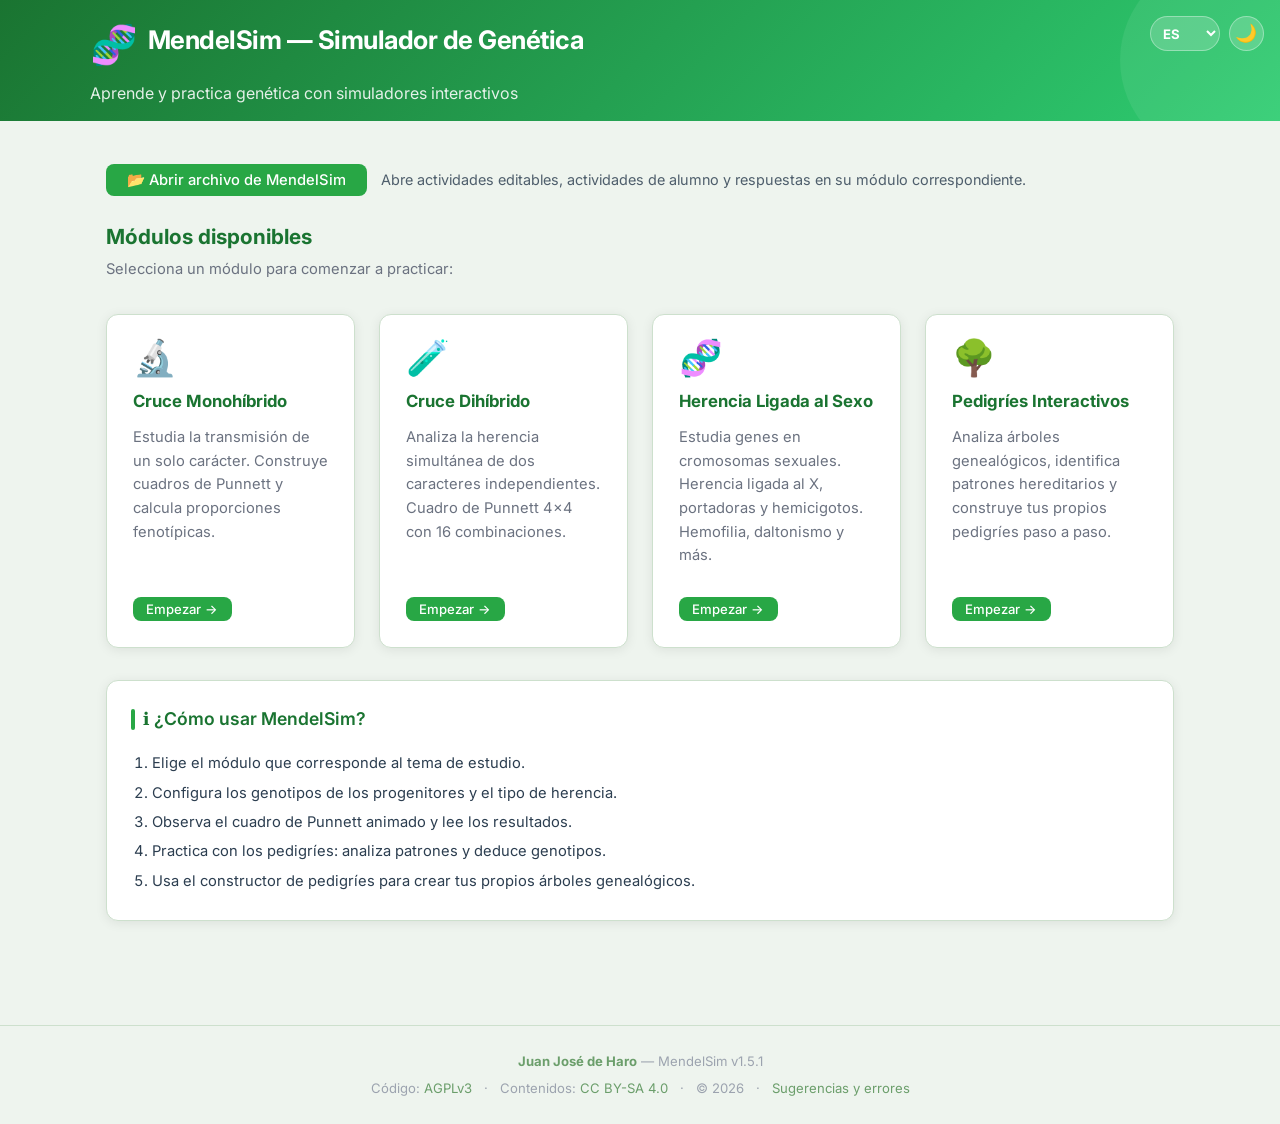
<file: index.html>
<!DOCTYPE html>
<html lang="es">
<head>
  <meta charset="UTF-8">
  <meta name="viewport" content="width=device-width, initial-scale=1.0">
  <title>MendelSim — Simulador de Genética</title>
  <link rel="icon" type="image/svg+xml" href="favicon.svg">
  <link rel="stylesheet" href="css/style.css">
  <script src="js/darkmode.js"></script>
  <style>
    .hero-subtitle {
      font-size: 1.1rem;
      opacity: 0.9;
      max-width: 600px;
    }
    .module-card .module-icon { line-height: 1; }
    .modules-section h2 {
      font-size: 1.3rem;
      font-weight: 700;
      color: var(--primary);
      margin-bottom: 0.3rem;
    }
    .modules-section p {
      font-size: 0.92rem;
      color: #6b7280;
      margin-bottom: 0.5rem;
    }
    .quick-open {
      margin: 1.2rem 0 1.5rem;
      display: flex;
      align-items: center;
      gap: 0.9rem;
      flex-wrap: wrap;
    }
    .quick-open p {
      margin: 0;
      font-size: 0.9rem;
      color: var(--text);
      opacity: 0.82;
    }
  </style>
</head>
<body>

<header class="header">
  <div class="header-content">
    <span class="logo">🧬</span>
    <h1>MendelSim — Simulador de Genética</h1>
    <p class="hero-subtitle">Aprende y practica genética con simuladores interactivos</p>
  </div>
  <div class="header-controls">
    <label class="language-control" for="languageSelect">
      <span id="languageLabel" class="sr-only">Idioma</span>
      <select id="languageSelect" aria-label="Idioma">
        <option value="es">ES</option>
        <option value="ca">CA</option>
        <option value="en">EN</option>
      </select>
    </label>
    <button id="darkToggle" class="dark-toggle" title="Modo oscuro">🌙</button>
  </div>
</header>

<div class="container">

  <div class="quick-open">
    <button class="btn btn-primary" id="homeJsonFileButton" type="button" onclick="document.getElementById('homeJsonFile').click()">📂 Abrir archivo de MendelSim</button>
    <input type="file" id="homeJsonFile" accept=".json,application/json" style="display:none;" onchange="MendelSimJsonLauncher.openFileFromHome(event)">
    <p>Abre actividades editables, actividades de alumno y respuestas en su módulo correspondiente.</p>
  </div>

  <div class="modules-section">
    <h2>Módulos disponibles</h2>
    <p>Selecciona un módulo para comenzar a practicar:</p>

    <div class="module-grid">

      <!-- Monohíbrido -->
      <a class="module-card" href="modulos/monohibrido.html">
        <div class="module-icon">🔬</div>
        <h3>Cruce Monohíbrido</h3>
        <p>Estudia la transmisión de un solo carácter. Construye cuadros de Punnett y calcula proporciones fenotípicas.</p>
        <div class="card-footer">
          <span class="btn btn-primary btn-sm">Empezar →</span>
        </div>
      </a>

      <!-- Dihíbrido -->
      <a class="module-card" href="modulos/dihibrido.html">
        <div class="module-icon">🧪</div>
        <h3>Cruce Dihíbrido</h3>
        <p>Analiza la herencia simultánea de dos caracteres independientes. Cuadro de Punnett 4×4 con 16 combinaciones.</p>
        <div class="card-footer">
          <span class="btn btn-primary btn-sm">Empezar →</span>
        </div>
      </a>

      <!-- Ligado al sexo -->
      <a class="module-card" href="modulos/ligado-sexo.html">
        <div class="module-icon">🧬</div>
        <h3>Herencia Ligada al Sexo</h3>
        <p>Estudia genes en cromosomas sexuales. Herencia ligada al X, portadoras y hemicigotos. Hemofilia, daltonismo y más.</p>
        <div class="card-footer">
          <span class="btn btn-primary btn-sm">Empezar →</span>
        </div>
      </a>

      <!-- Pedigríes -->
      <a class="module-card" href="modulos/pedigri.html">
        <div class="module-icon">🌳</div>
        <h3>Pedigríes Interactivos</h3>
        <p>Analiza árboles genealógicos, identifica patrones hereditarios y construye tus propios pedigríes paso a paso.</p>
        <div class="card-footer">
          <span class="btn btn-primary btn-sm">Empezar →</span>
        </div>
      </a>

    </div>
  </div>

  <div class="card">
    <div class="card-title">ℹ️ ¿Cómo usar MendelSim?</div>
    <ol style="padding-left:1.3rem; font-size:0.92rem; line-height:2;">
      <li>Elige el módulo que corresponde al tema de estudio.</li>
      <li>Configura los genotipos de los progenitores y el tipo de herencia.</li>
      <li>Observa el cuadro de Punnett animado y lee los resultados.</li>
      <li>Practica con los pedigríes: analiza patrones y deduce genotipos.</li>
      <li>Usa el constructor de pedigríes para crear tus propios árboles genealógicos.</li>
    </ol>
  </div>

</div>

<footer>
  <div>
    <strong><a href="https://bilateria.org" target="_blank" rel="noopener">Juan José de Haro</a></strong> &mdash; MendelSim v1.5.1
  </div>
  <div style="margin-top:0.3rem">
    Código: <a href="https://www.gnu.org/licenses/agpl-3.0.html" target="_blank" rel="noopener">AGPLv3</a>
    &nbsp;&nbsp;·&nbsp;&nbsp;
    Contenidos: <a href="https://creativecommons.org/licenses/by-sa/4.0/" target="_blank" rel="noopener">CC BY-SA 4.0</a>
    &nbsp;&nbsp;·&nbsp;&nbsp;
    &copy; 2026
    &nbsp;&nbsp;·&nbsp;&nbsp;
    <a href="https://github.com/mendelsim/mendelsim.github.io/issues" target="_blank" rel="noopener">Sugerencias y errores</a>
  </div>
</footer>

<script src="js/i18n.js"></script>
<script src="js/json-launcher.js"></script>
<script src="js/button-tooltips.js"></script>
<script>
const INDEX_CA = {
  pageTitle: 'MendelSim — Simulador de genètica',
  heading: 'MendelSim — Simulador de genètica',
  subtitle: 'Aprèn i practica genètica amb simuladors interactius',
  modulesTitle: 'Mòduls disponibles',
  modulesIntro: 'Selecciona un mòdul per començar a practicar:',
  quickOpenButton: '📂 Obrir fitxer de MendelSim',
  quickOpenHint: 'Obre activitats editables, activitats d’alumne i respostes en el mòdul corresponent.',
  modules: [
    {
      title: 'Encreuament monohíbrid',
      description: 'Estudia la transmissió d’un sol caràcter. Construeix quadres de Punnett i calcula proporcions fenotípiques.',
    },
    {
      title: 'Encreuament dihíbrid',
      description: 'Analitza l’herència simultània de dos caràcters independents. Quadre de Punnett 4×4 amb 16 combinacions.',
    },
    {
      title: 'Herència lligada al sexe',
      description: 'Estudia gens en cromosomes sexuals. Herència lligada a l’X, portadores i hemizigots. Hemofília, daltonisme i més.',
    },
    {
      title: 'Pedigrís interactius',
      description: 'Analitza arbres genealògics, identifica patrons hereditaris i construeix els teus propis pedigrís pas a pas.',
    },
  ],
  start: 'Començar →',
  howTitle: 'ℹ️ Com s’utilitza MendelSim?',
  steps: [
    'Tria el mòdul que correspon al tema d’estudi.',
    'Configura els genotips dels progenitors i el tipus d’herència.',
    'Observa el quadre de Punnett animat i llegeix els resultats.',
    'Practica amb els pedigrís: analitza patrons i dedueix genotips.',
    'Fes servir el constructor de pedigrís per crear els teus propis arbres genealògics.',
  ],
  footerCode: 'Codi',
  footerContent: 'Continguts',
  footerIssues: 'Suggeriments i errors',
};

const INDEX_EN = {
  pageTitle: 'MendelSim — Genetics Simulator',
  heading: 'MendelSim — Genetics Simulator',
  subtitle: 'Learn and practise genetics with interactive simulators',
  modulesTitle: 'Available modules',
  modulesIntro: 'Select a module to start practising:',
  quickOpenButton: '📂 Open MendelSim file',
  quickOpenHint: 'Open editable activities, student activities and answers in the corresponding module.',
  modules: [
    {
      title: 'Monohybrid Cross',
      description: 'Study the transmission of a single trait. Build Punnett squares and calculate phenotypic ratios.',
    },
    {
      title: 'Dihybrid Cross',
      description: 'Analyse the simultaneous inheritance of two independent traits. 4×4 Punnett square with 16 combinations.',
    },
    {
      title: 'Sex-linked Inheritance',
      description: 'Study genes on sex chromosomes. X-linked inheritance, carriers and hemizygotes. Haemophilia, colour blindness and more.',
    },
    {
      title: 'Interactive Pedigrees',
      description: 'Analyse family trees, identify hereditary patterns and build your own pedigrees step by step.',
    },
  ],
  start: 'Start →',
  howTitle: 'ℹ️ How to use MendelSim',
  steps: [
    'Choose the module that matches the topic you are studying.',
    'Set the parental genotypes and the type of inheritance.',
    'Observe the animated Punnett square and read the results.',
    'Practise with pedigrees: analyse patterns and deduce genotypes.',
    'Use the pedigree builder to create your own family trees.',
  ],
  footerCode: 'Code',
  footerContent: 'Content',
  footerIssues: 'Suggestions and bugs',
};

function initLanguageSelector() {
  const select = document.getElementById('languageSelect');
  if (!select || !window.MendelSimI18n) return;
  const locale = MendelSimI18n.getLocale();
  select.value = ['ca', 'en'].includes(locale) ? locale : 'es';
  select.addEventListener('change', () => {
    const nextLocale = select.value;
    MendelSimI18n.setLocale(nextLocale);
    const url = new URL(window.location.href);
    if (nextLocale !== 'es') {
      url.searchParams.set('lang', nextLocale);
    } else {
      url.searchParams.delete('lang');
    }
    window.location.href = `${url.pathname}${url.search}${url.hash}`;
  });
}

function propagateLocaleLinks() {
  const locale = window.MendelSimI18n?.getLocale();
  document.querySelectorAll('.module-card').forEach(link => {
    const url = new URL(link.getAttribute('href'), window.location.href);
    if (locale && locale !== 'es') {
      url.searchParams.set('lang', locale);
    } else {
      url.searchParams.delete('lang');
    }
    link.setAttribute('href', `modulos/${url.pathname.split('/').pop()}${url.search}`);
  });
}

function applyLocale() {
  const locale = window.MendelSimI18n?.getLocale();
  const L = locale === 'ca' ? INDEX_CA : locale === 'en' ? INDEX_EN : null;
  if (!L) return;
  document.documentElement.lang = locale;
  document.title = L.pageTitle;
  document.querySelector('.header h1').textContent = L.heading;
  document.querySelector('.hero-subtitle').textContent = L.subtitle;
  document.getElementById('darkToggle')?.setAttribute('title', locale === 'en' ? 'Dark mode' : 'Mode fosc');
  document.querySelector('.modules-section h2').textContent = L.modulesTitle;
  document.querySelector('.modules-section > p').textContent = L.modulesIntro;
  const quickOpenBtn = document.querySelector('.quick-open .btn');
  const quickOpenHint = document.querySelector('.quick-open p');
  if (quickOpenBtn && L.quickOpenButton) quickOpenBtn.textContent = L.quickOpenButton;
  if (quickOpenHint && L.quickOpenHint) quickOpenHint.textContent = L.quickOpenHint;
  document.querySelectorAll('.module-card').forEach((card, index) => {
    const data = L.modules[index];
    if (!data) return;
    card.querySelector('h3').textContent = data.title;
    card.querySelector('p').textContent = data.description;
    card.querySelector('.btn').textContent = L.start;
  });
  document.querySelector('.card-title').textContent = L.howTitle;
  document.querySelectorAll('.card ol li').forEach((li, index) => {
    li.textContent = L.steps[index] || li.textContent;
  });
  const footer = document.querySelector('footer div:last-child');
  if (footer) {
    footer.innerHTML = `
    ${L.footerCode}: <a href="https://www.gnu.org/licenses/agpl-3.0.html" target="_blank" rel="noopener">AGPLv3</a>
    &nbsp;&nbsp;·&nbsp;&nbsp;
    ${L.footerContent}: <a href="https://creativecommons.org/licenses/by-sa/4.0/" target="_blank" rel="noopener">CC BY-SA 4.0</a>
    &nbsp;&nbsp;·&nbsp;&nbsp;
    &copy; 2026
    &nbsp;&nbsp;·&nbsp;&nbsp;
    <a href="https://github.com/mendelsim/mendelsim.github.io/issues" target="_blank" rel="noopener">${L.footerIssues}</a>
  `;
  }
}

initLanguageSelector();
applyLocale();
propagateLocaleLinks();
MendelSimButtonTooltips.apply();
</script>
</body>
</html>
</file>
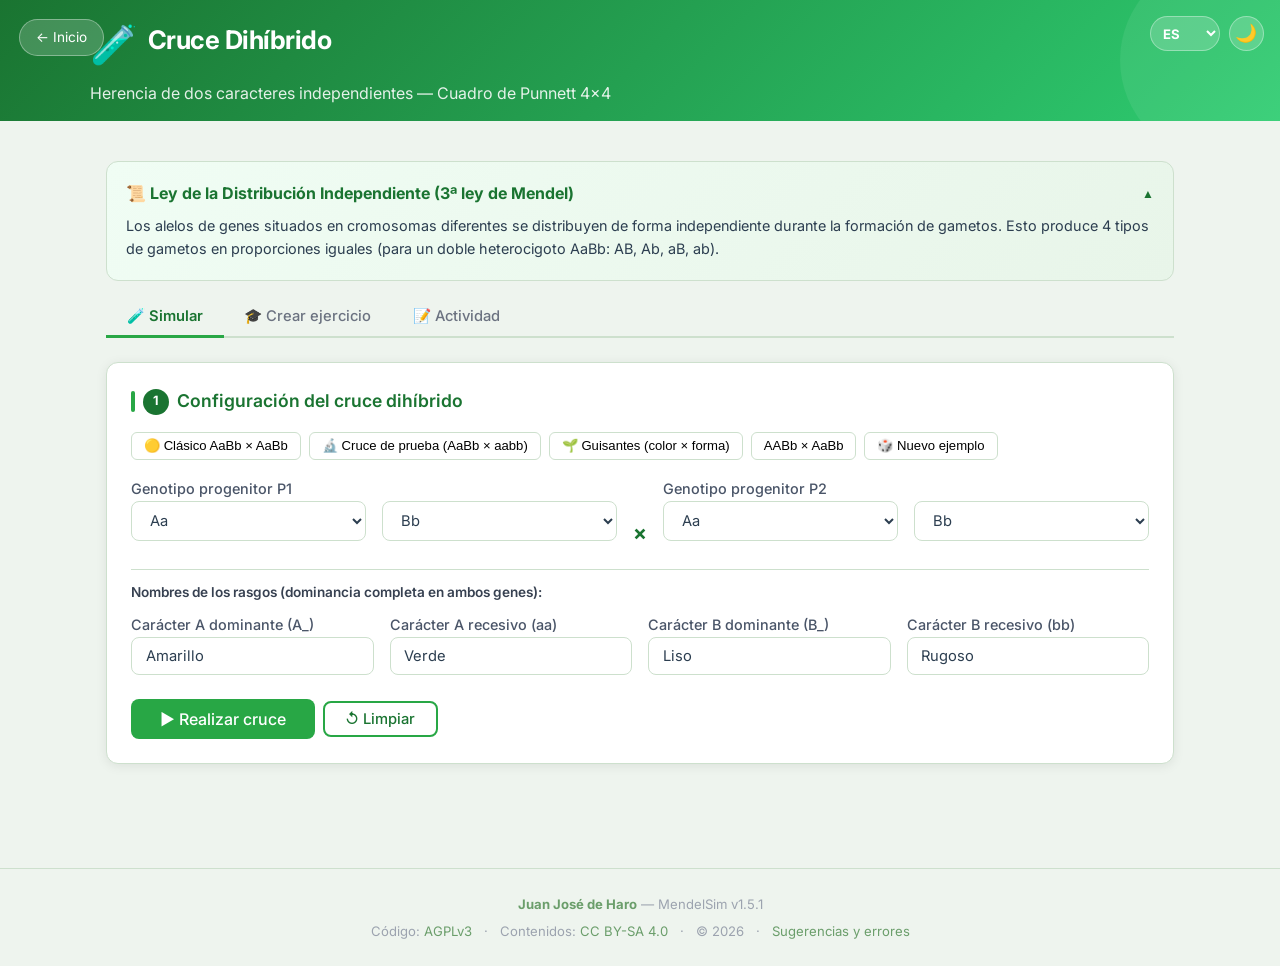
<file: modulos/dihibrido.html>
<!DOCTYPE html>
<html lang="es">
<head>
  <meta charset="UTF-8">
  <meta name="viewport" content="width=device-width, initial-scale=1.0">
  <title>Cruce Dihíbrido — MendelSim</title>
  <link rel="icon" type="image/svg+xml" href="../favicon.svg">
  <link rel="stylesheet" href="../css/style.css">
  <script src="../js/darkmode.js"></script>
  <script src="../js/collapsible-intro.js"></script>
  <style>
    .punnett-grid.dihybrid {
      grid-template-columns: 90px repeat(4, 76px);
    }
    .punnett-cell { min-width: 76px; min-height: 52px; font-size: 0.82rem; }
    .punnett-cell.header-cell { font-size: 0.85rem; }
    .law-box {
      background: linear-gradient(135deg, #f0fdf4, #e8f5e9);
      border: 1.5px solid var(--border);
      border-radius: var(--radius);
      padding: 1.2rem;
      margin: 1rem 0;
    }
    .law-title { font-weight: 700; color: var(--primary); font-size: 1rem; margin-bottom: 0.5rem; }
    .preset-btn {
      padding: 0.35rem 0.75rem;
      border-radius: 6px;
      border: 1.5px solid var(--border);
      background: #fff;
      font-size: 0.82rem;
      cursor: pointer;
      transition: all 0.15s;
      white-space: nowrap;
    }
    .preset-btn:hover { border-color: var(--primary-light); background: #f0fdf4; }
    .presets-row { display: flex; gap: 0.5rem; flex-wrap: wrap; margin-bottom: 1rem; }
    .pheno-grid {
      display: grid;
      grid-template-columns: repeat(auto-fill, minmax(200px, 1fr));
      gap: 0.75rem;
      margin-top: 0.75rem;
    }
    .pheno-card {
      padding: 0.75rem;
      border-radius: 8px;
      border: 1.5px solid;
      font-size: 0.88rem;
    }
    .result-section { display: none; }
    .result-section.visible { display: block; }
    .ratio-equation {
      font-family: var(--mono);
      font-size: 0.95rem;
      font-weight: 700;
      color: var(--primary);
      padding: 0.5rem 0.9rem;
      background: #f0fdf4;
      border-radius: 8px;
      border: 1px solid var(--border);
      display: inline-block;
      margin: 0.5rem 0;
      word-break: break-all;
    }
    .law-box p { font-size: 0.9rem; margin: 0; }
    [data-theme="dark"] .law-box { background: linear-gradient(135deg, #0d2e1a, #0a2216); }
    .law-title { cursor: pointer; user-select: none; }
    .law-box-toggle { background: none; border: none; font-size: 0.75rem; color: var(--primary); cursor: pointer; padding: 0 0 0 0.5rem; line-height: 1; }
    .law-box { transition: padding 0.3s ease; }
    .law-box-body { overflow: hidden; transition: max-height 0.3s ease, opacity 0.3s ease; max-height: 200px; opacity: 1; }
    .law-box--collapsed { padding-top: 0.4rem !important; padding-bottom: 0.4rem !important; }
    .law-box--collapsed .law-title { margin-bottom: 0; }
    .law-box--collapsed .law-box-body { max-height: 0; opacity: 0; }
  </style>
</head>
<body>

<header class="header">
  <div class="header-content">
    <a href="../index.html" class="back-btn">← Inicio</a>
    <span class="logo">🧪</span>
    <h1>Cruce Dihíbrido</h1>
    <p>Herencia de dos caracteres independientes — Cuadro de Punnett 4×4</p>
  </div>
  <div class="header-controls">
    <label class="language-control" for="languageSelect">
      <span id="languageLabel" class="sr-only">Idioma</span>
      <select id="languageSelect" aria-label="Idioma">
        <option value="es">ES</option>
        <option value="ca">CA</option>
        <option value="en">EN</option>
      </select>
    </label>
    <button id="darkToggle" class="dark-toggle" title="Modo oscuro">🌙</button>
  </div>
</header>

<div class="container">

  <!-- Ley de Mendel -->
  <div class="law-box">
    <div class="law-title">📜 Ley de la Distribución Independiente (3.ª Ley de Mendel)</div>
    <p style="font-size:0.9rem;">Los alelos de genes situados en cromosomas diferentes se distribuyen de forma independiente durante la formación de gametos. Esto produce 4 tipos de gametos en proporciones iguales (para un doble heterocigoto AaBb: AB, Ab, aB, ab).</p>
  </div>

  <div class="tabs">
    <button class="tab-btn active" data-tab="simular" onclick="MendelSimExercises.switchTab('simular', this)">🧪 Simular</button>
    <button class="tab-btn" data-tab="crear" onclick="MendelSimExercises.switchTab('crear', this)">🎓 Crear ejercicio</button>
    <button class="tab-btn" data-tab="alumno" id="studentTabBtn" onclick="MendelSimExercises.switchTab('alumno', this)">📝 Actividad</button>
  </div>

  <div id="tab-simular" class="tab-content active">

  <!-- ── Sección 1: Configuración ── -->
  <div class="card">
    <div class="card-title" id="configTitle"><span class="step-number">1</span> Configuración del cruce dihíbrido</div>

    <div class="presets-row" id="presetsRow">
      <button class="preset-btn" onclick="loadPreset('clasico')">🟡 Clásico AaBb × AaBb</button>
      <button class="preset-btn" onclick="loadPreset('testcross')">🔬 Testcross (AaBb × aabb)</button>
      <button class="preset-btn" onclick="loadPreset('guisantes')">🌱 Guisantes (color × forma)</button>
      <button class="preset-btn" onclick="loadPreset('AAbb')">AABb × AaBb</button>
      <button class="preset-btn" onclick="loadRandomExample()">🎲 Nuevo ejemplo</button>
    </div>

    <div id="exampleInfo" class="alert alert-info" style="display:none;margin-bottom:1rem;">
      <span class="alert-icon">📌</span>
      <div id="exampleInfoText"></div>
    </div>

    <div class="form-row">
      <div class="form-group">
        <label id="p1Label">Genotipo Progenitor P1</label>
        <select id="p1A">
          <option value="Aa">Aa</option>
          <option value="AA">AA</option>
          <option value="aa">aa</option>
        </select>
      </div>
      <div class="form-group">
        <label>&nbsp;</label>
        <select id="p1B">
          <option value="Bb">Bb</option>
          <option value="BB">BB</option>
          <option value="bb">bb</option>
        </select>
      </div>
      <div style="display:flex;align-items:flex-end;padding-bottom:0.5rem;font-size:1.3rem;font-weight:700;color:var(--primary)">×</div>
      <div class="form-group">
        <label id="p2Label">Genotipo Progenitor P2</label>
        <select id="p2A">
          <option value="Aa">Aa</option>
          <option value="AA">AA</option>
          <option value="aa">aa</option>
        </select>
      </div>
      <div class="form-group">
        <label>&nbsp;</label>
        <select id="p2B">
          <option value="Bb">Bb</option>
          <option value="BB">BB</option>
          <option value="bb">bb</option>
        </select>
      </div>
    </div>

    <hr class="divider" style="margin:0.75rem 0;">

    <p id="traitNamesLabel" style="font-size:0.85rem;font-weight:600;color:#374151;margin-bottom:0.5rem;">Nombres de los rasgos (dominancia completa en ambos genes):</p>
    <div class="form-row">
      <div class="form-group">
        <label id="traitADomLabel">Carácter A dominante (A_)</label>
        <input type="text" id="traitAdom" value="Amarillo" placeholder="Ej: Amarillo">
      </div>
      <div class="form-group">
        <label id="traitARecLabel">Carácter A recesivo (aa)</label>
        <input type="text" id="traitArec" value="Verde" placeholder="Ej: Verde">
      </div>
      <div class="form-group">
        <label id="traitBDomLabel">Carácter B dominante (B_)</label>
        <input type="text" id="traitBdom" value="Liso" placeholder="Ej: Liso">
      </div>
      <div class="form-group">
        <label id="traitBRecLabel">Carácter B recesivo (bb)</label>
        <input type="text" id="traitBrec" value="Rugoso" placeholder="Ej: Rugoso">
      </div>
    </div>

    <div class="btn-group" style="margin-top:0.5rem;">
      <button class="btn btn-primary btn-lg" onclick="realizarCruce()">▶ Realizar cruce</button>
      <button class="btn btn-outline" onclick="limpiar()">↺ Limpiar</button>
    </div>
  </div>

  <!-- ── Sección 2: Cuadro de Punnett 4×4 ── -->
  <div class="card result-section" id="punnettSection">
    <div class="card-title"><span class="step-number">2</span> Cuadro de Punnett 4×4 (16 combinaciones)</div>
    <div class="punnett-wrap">
      <div class="punnett-grid dihybrid" id="punnettGrid"></div>
    </div>
    <div id="phenoLegend" style="display:flex;gap:1rem;flex-wrap:wrap;margin-top:0.75rem;font-size:0.85rem;"></div>
  </div>

  <!-- ── Sección 3: Resultados ── -->
  <div class="card result-section" id="resultsSection">
    <div class="card-title"><span class="step-number">3</span> Resultados</div>

    <div style="display:flex;gap:1.5rem;flex-wrap:wrap;">
      <div style="flex:1;min-width:220px;">
        <div class="section-title">📊 Proporciones genotípicas</div>
        <div class="ratio-equation" id="genoRatioEq">—</div>
        <div id="genoRatioList"></div>
      </div>
      <div style="flex:1;min-width:220px;">
        <div class="section-title">🎨 Proporciones fenotípicas</div>
        <div class="ratio-equation" id="phenoRatioEq">—</div>
        <div id="phenoCards"></div>
      </div>
    </div>

    <div id="mendel93Alert" class="alert alert-success" style="margin-top:1rem;display:none;">
      <span class="alert-icon">🏆</span>
      <div><strong>¡Proporción 9:3:3:1 de Mendel!</strong> Este resultado clásico confirma que los dos genes se heredan de forma independiente (cromosomas distintos).</div>
    </div>
  </div>

  <!-- ── Sección 4: Comprensión ── -->
  <div class="card result-section" id="understandSection">
    <div class="card-title"><span class="step-number">4</span> Comprensión y autoevaluación</div>

    <div id="explanationBox" class="alert alert-info" style="margin-bottom:1rem;">
      <span class="alert-icon">💡</span>
      <div id="explanationContent"></div>
    </div>

    <div class="section-title">❓ Preguntas de repaso</div>
    <div id="qaList"></div>
  </div>

  </div>

  <div id="tab-crear" class="tab-content">
    <div class="card">
      <div class="card-title">🎓 Crear ejercicio dihíbrido</div>
      <div class="alert alert-info">
        <span class="alert-icon">📌</span>
        <div>Define el cruce, escribe el enunciado y genera una actividad con proporciones sobre 16 combinaciones.</div>
      </div>

      <div class="form-row">
        <div class="form-group" style="min-width:220px;">
          <label for="teacherExerciseTitle">Título del ejercicio</label>
          <input type="text" id="teacherExerciseTitle" placeholder="Ej: Color y forma de semillas">
        </div>
      </div>

      <div class="form-group">
        <label for="teacherPrompt">Enunciado para el alumnado</label>
        <textarea id="teacherPrompt" rows="4" placeholder="Describe el cruce y qué debe calcular el alumnado..."></textarea>
      </div>

      <hr class="divider" style="margin:1rem 0;">

      <div class="form-row">
        <div class="form-group">
          <label for="teacherAlleleADom">Símbolo dominante gen A</label>
          <input type="text" id="teacherAlleleADom" value="A" maxlength="3" placeholder="A" oninput="updateTeacherDihybridNotation()">
        </div>
        <div class="form-group">
          <label for="teacherAlleleARec">Símbolo recesivo gen A</label>
          <input type="text" id="teacherAlleleARec" value="a" maxlength="3" placeholder="a" oninput="updateTeacherDihybridNotation()">
        </div>
        <div class="form-group">
          <label for="teacherAlleleBDom">Símbolo dominante gen B</label>
          <input type="text" id="teacherAlleleBDom" value="B" maxlength="3" placeholder="B" oninput="updateTeacherDihybridNotation()">
        </div>
        <div class="form-group">
          <label for="teacherAlleleBRec">Símbolo recesivo gen B</label>
          <input type="text" id="teacherAlleleBRec" value="b" maxlength="3" placeholder="b" oninput="updateTeacherDihybridNotation()">
        </div>
      </div>

      <div class="form-row">
        <div class="form-group">
          <label>Genotipo Progenitor P1</label>
          <select id="teacherP1A">
            <option value="Aa">Aa</option>
            <option value="AA">AA</option>
            <option value="aa">aa</option>
          </select>
        </div>
        <div class="form-group">
          <label>&nbsp;</label>
          <select id="teacherP1B">
            <option value="Bb">Bb</option>
            <option value="BB">BB</option>
            <option value="bb">bb</option>
          </select>
        </div>
        <div class="form-group">
          <label>Genotipo Progenitor P2</label>
          <select id="teacherP2A">
            <option value="Aa">Aa</option>
            <option value="AA">AA</option>
            <option value="aa">aa</option>
          </select>
        </div>
        <div class="form-group">
          <label>&nbsp;</label>
          <select id="teacherP2B">
            <option value="Bb">Bb</option>
            <option value="BB">BB</option>
            <option value="bb">bb</option>
          </select>
        </div>
      </div>

      <div class="form-row">
        <div class="form-group">
          <label for="teacherTraitAdom" id="teacherTraitAdomLabel">Carácter A dominante (A_)</label>
          <input type="text" id="teacherTraitAdom" value="Amarillo" placeholder="Ej: Amarillo">
        </div>
        <div class="form-group">
          <label for="teacherTraitArec" id="teacherTraitArecLabel">Carácter A recesivo (aa)</label>
          <input type="text" id="teacherTraitArec" value="Verde" placeholder="Ej: Verde">
        </div>
        <div class="form-group">
          <label for="teacherTraitBdom" id="teacherTraitBdomLabel">Carácter B dominante (B_)</label>
          <input type="text" id="teacherTraitBdom" value="Liso" placeholder="Ej: Liso">
        </div>
        <div class="form-group">
          <label for="teacherTraitBrec" id="teacherTraitBrecLabel">Carácter B recesivo (bb)</label>
          <input type="text" id="teacherTraitBrec" value="Rugoso" placeholder="Ej: Rugoso">
        </div>
      </div>

      <label class="form-group" style="display:flex;gap:0.5rem;align-items:center;">
        <input type="checkbox" id="teacherAllowAutoCheck" checked>
        <span>Permitir autocorrección al alumnado</span>
      </label>

      <div class="btn-group" style="margin-top:0.75rem;">
        <button class="btn btn-primary" onclick="previewDihybridExercise()">🔍 Previsualizar actividad</button>
        <button class="btn btn-outline" onclick="copyDihybridStudentURL()">🔗 Compartir con alumnado</button>
        <button class="btn btn-outline" onclick="saveDihybridExercise('teacher')">💾 Guardar editable</button>
        <button class="btn btn-outline" onclick="saveDihybridExercise('student')">🎓 Guardar alumno</button>
        <button class="btn btn-outline" onclick="document.getElementById('dihybridExerciseFile').click()">📂 Cargar actividad</button>
        <input type="file" id="dihybridExerciseFile" accept=".json,application/json" style="display:none;" onchange="loadDihybridExerciseFile(event)">
        <button class="btn btn-outline" onclick="limpiarCrear()">↺ Limpiar</button>
      </div>
      <div id="teacherExerciseStatus" class="exercise-status" aria-live="polite"></div>
    </div>
  </div>

  <div id="tab-alumno" class="tab-content">
    <div class="card">
      <div class="card-title" id="studentExerciseTitle">Actividad dihíbrida</div>
      <div id="studentExercisePrompt" class="alert alert-info" style="display:none;">
        <span class="alert-icon">📖</span>
        <div id="studentExercisePromptText"></div>
      </div>
      <div class="student-meta" id="studentExerciseMeta"></div>
    </div>

    <div class="card">
      <div class="card-title">✍️ Respuesta del alumno</div>
      <div class="form-row">
        <div class="form-group" style="min-width:220px;">
          <label for="studentName">Nombre</label>
          <input type="text" id="studentName" placeholder="Nombre y apellidos" oninput="MendelSimExercises.updateExportButtons()">
        </div>
      </div>
      <div id="studentAnswerSections"></div>
      <div class="form-group" style="margin-top:1rem;">
        <label for="studentJustification">Justificación</label>
        <textarea id="studentJustification" rows="3" placeholder="Explica cómo has obtenido las proporciones..."></textarea>
      </div>
      <div class="btn-group">
        <button class="btn btn-primary" id="studentCheckBtn" onclick="checkDihybridStudentAnswers()">✅ Comprobar</button>
        <button class="btn btn-outline" onclick="document.getElementById('dihybridStudentExerciseFile').click()">📂 Cargar actividad</button>
        <button class="btn btn-outline student-export-btn" onclick="downloadDihybridStudentAnswers()">💾 Descargar respuestas</button>
        <button class="btn btn-outline student-export-btn" onclick="copyDihybridStudentAnswers()">📋 Copiar respuestas</button>
        <button class="btn btn-outline student-export-btn" id="studentPrintBtn" onclick="MendelSimExercises.printStudentAnswers(currentDihybridActivity, currentDihybridSolution)">🖨 Imprimir PDF</button>
        <button class="btn btn-outline student-export-btn" id="studentShareUrlBtn" onclick="shareDihybridStudentAnswerURL()">🔗 Compartir como URL</button>
        <input type="file" id="dihybridStudentExerciseFile" accept=".json,application/json" style="display:none;" onchange="loadDihybridExerciseFile(event)">
      </div>
      <div id="studentAutoCheckNote" class="exercise-status"></div>
      <div id="studentFeedback" class="alert student-feedback"></div>
    </div>
  </div>

</div>

<footer>
  <div>
    <strong><a href="https://bilateria.org" target="_blank" rel="noopener">Juan José de Haro</a></strong> &mdash; MendelSim v1.5.1
  </div>
  <div style="margin-top:0.3rem">
    Código: <a href="https://www.gnu.org/licenses/agpl-3.0.html" target="_blank" rel="noopener">AGPLv3</a>
    &nbsp;&nbsp;·&nbsp;&nbsp;
    Contenidos: <a href="https://creativecommons.org/licenses/by-sa/4.0/" target="_blank" rel="noopener">CC BY-SA 4.0</a>
    &nbsp;&nbsp;·&nbsp;&nbsp;
    &copy; 2026
    &nbsp;&nbsp;·&nbsp;&nbsp;
    <a href="https://github.com/mendelsim/mendelsim.github.io/issues" target="_blank" rel="noopener">Sugerencias y errores</a>
  </div>
</footer>

<script src="../js/genetics.js"></script>
<script src="../js/i18n.js"></script>
<script src="../js/dihibrido-content-es.js"></script>
<script src="../js/dihibrido-content-ca.js"></script>
<script src="../js/dihibrido-content-en.js"></script>
<script src="../js/exercise-mode.js"></script>
<script src="../js/json-launcher.js"></script>
<script src="../js/button-tooltips.js"></script>
<script>
// ── Presets ──────────────────────────────────────────────────
const DIHYBRID_CONTENT = window.DIHYBRID_CONTENT || {};
const PRESETS = DIHYBRID_CONTENT.presets || {};
const RANDOM_TRAIT_PAIRS = DIHYBRID_CONTENT.randomTraitPairs || [];
const RANDOM_DIHYBRID_CROSSES = DIHYBRID_CONTENT.randomCrosses || [];
const DIHYBRID_MESSAGES = DIHYBRID_CONTENT.messages || {};
const DIHYBRID_UI = DIHYBRID_CONTENT.ui || {};

function formatContentText(template, params = {}) {
  return String(template || '').replace(/\{([A-Za-z0-9_]+)\}/g, (match, key) => (
    Object.prototype.hasOwnProperty.call(params, key) ? params[key] : match
  ));
}

function uiText(key, fallback, params = {}) {
  return formatContentText(DIHYBRID_UI[key] || fallback, params);
}

function setText(selector, text) {
  const el = document.querySelector(selector);
  if (el) el.textContent = text;
}

function setHTML(selector, html) {
  const el = document.querySelector(selector);
  if (el) el.innerHTML = html;
}

function setAttr(selector, attr, value) {
  const el = document.querySelector(selector);
  if (el) el.setAttribute(attr, value);
}

function initLanguageSelector() {
  const select = document.getElementById('languageSelect');
  if (!select || !window.MendelSimI18n) return;
  const locale = MendelSimI18n.getLocale();
  select.value = ['ca', 'en'].includes(locale) ? locale : 'es';
  select.addEventListener('change', () => {
    const nextLocale = select.value;
    MendelSimI18n.setLocale(nextLocale);
    const url = new URL(window.location.href);
    if (nextLocale !== 'es') {
      url.searchParams.set('lang', nextLocale);
    } else {
      url.searchParams.delete('lang');
    }
    window.location.href = `${url.pathname}${url.search}${url.hash}`;
  });
}

function applyLocaleToStaticPage() {
  const locale = window.MendelSimI18n?.getLocale() || 'es';
  document.documentElement.lang = locale;
  document.title = uiText('pageTitle', document.title);
  setText('.back-btn', uiText('back', '← Inicio'));
  setText('.header h1', uiText('heading', 'Cruce dihíbrido'));
  setText('.header p', uiText('subtitle', 'Herencia de dos caracteres independientes — Cuadro de Punnett 4×4'));
  setAttr('#darkToggle', 'title', uiText('darkToggle', 'Modo oscuro'));
  setText('#languageLabel', window.t ? window.t('language.label', 'Idioma') : 'Idioma');
  setAttr('#languageSelect', 'aria-label', window.t ? window.t('language.ariaLabel', 'Selecciona el idioma') : 'Selecciona el idioma');
  setText('.law-title', uiText('lawTitle', '📜 Ley de la Distribución Independiente (3.ª Ley de Mendel)'));
  setText('.law-box p', uiText('lawText', 'Los alelos de genes situados en cromosomas diferentes se distribuyen de forma independiente durante la formación de gametos. Esto produce 4 tipos de gametos en proporciones iguales (para un doble heterocigoto AaBb: AB, Ab, aB, ab).'));
  setHTML('#configTitle', `<span class="step-number">1</span> ${uiText('configTitle', 'Configuración del cruce dihíbrido')}`);
  const presetButtons = document.querySelectorAll('#presetsRow .preset-btn');
  ['presetClassic', 'presetTestcross', 'presetPeas', null, 'randomExample'].forEach((key, index) => {
    if (key && presetButtons[index]) presetButtons[index].textContent = uiText(key, presetButtons[index].textContent);
  });
  setText('#p1Label', uiText('p1', 'Genotipo Progenitor P1'));
  setText('#p2Label', uiText('p2', 'Genotipo Progenitor P2'));
  setText('#traitNamesLabel', uiText('traitNames', 'Nombres de los rasgos (dominancia completa en ambos genes):'));
  setText('#traitADomLabel', uiText('traitADom', 'Carácter A dominante (A_)'));
  setAttr('#traitAdom', 'placeholder', uiText('traitAdomPlaceholder', 'Ej: Amarillo'));
  if (document.getElementById('traitAdom').value === 'Amarillo') {
    document.getElementById('traitAdom').value = uiText('traitAdomFallback', 'Amarillo');
  }

  setText('#traitARecLabel', uiText('traitARec', 'Carácter A recesivo (aa)'));
  setAttr('#traitArec', 'placeholder', uiText('traitArecPlaceholder', 'Ej: Verde'));
  if (document.getElementById('traitArec').value === 'Verde') {
    document.getElementById('traitArec').value = uiText('traitArecFallback', 'Verde');
  }

  setText('#traitBDomLabel', uiText('traitBDom', 'Carácter B dominante (B_)'));
  setAttr('#traitBdom', 'placeholder', uiText('traitBdomPlaceholder', 'Ej: Liso'));
  if (document.getElementById('traitBdom').value === 'Liso') {
    document.getElementById('traitBdom').value = uiText('traitBdomFallback', 'Liso');
  }

  setText('#traitBRecLabel', uiText('traitBRec', 'Carácter B recesivo (bb)'));
  setAttr('#traitBrec', 'placeholder', uiText('traitBrecPlaceholder', 'Ej: Rugoso'));
  if (document.getElementById('traitBrec').value === 'Rugoso') {
    document.getElementById('traitBrec').value = uiText('traitBrecFallback', 'Rugoso');
  }

  setText('.btn-group .btn-primary', uiText('run', '▶ Realizar cruce'));
  setText('.btn-group .btn-outline', uiText('clear', '↺ Limpiar'));
  setHTML('#punnettSection .card-title', `<span class="step-number">2</span> ${uiText('punnettTitle', 'Cuadro de Punnett 4×4 (16 combinaciones)')}`);
  setHTML('#resultsSection .card-title', `<span class="step-number">3</span> ${uiText('resultsTitle', 'Resultados')}`);
  const resultTitles = document.querySelectorAll('#resultsSection .section-title');
  if (resultTitles[0]) resultTitles[0].textContent = uiText('genoRatios', '📊 Proporciones genotípicas');
  if (resultTitles[1]) resultTitles[1].textContent = uiText('phenoRatios', '🎨 Proporciones fenotípicas');
  setHTML('#mendel93Alert div', uiText('mendel9331', document.querySelector('#mendel93Alert div')?.innerHTML || ''));
  setHTML('#understandSection .card-title', `<span class="step-number">4</span> ${uiText('understandingTitle', 'Comprensión y autoevaluación')}`);
  setText('#understandSection .section-title', uiText('reviewQuestions', '❓ Preguntas de repaso'));
  setText('[data-tab="simular"]', uiText('tabSimulate', '🧪 Simular'));
  setText('[data-tab="crear"]', uiText('tabCreate', '🎓 Crear ejercicio'));
  setText('[data-tab="alumno"]', uiText('tabActivity', '📝 Actividad'));
  setText('#tab-crear .card-title', uiText('teacherCardTitle', '🎓 Crear ejercicio dihíbrido'));
  setHTML('#tab-crear .alert div', uiText('teacherCardAlert', 'Define el cruce, escribe el enunciado y genera una actividad con proporciones sobre 16 combinaciones.'));
  setText('label[for="teacherExerciseTitle"]', uiText('teacherExerciseTitleLabel', 'Título del ejercicio'));
  setAttr('#teacherExerciseTitle', 'placeholder', uiText('teacherExerciseTitlePlaceholder', 'Ej: Color y forma de semillas'));
  setText('label[for="teacherPrompt"]', uiText('teacherPromptLabel', 'Enunciado para el alumnado'));
  setAttr('#teacherPrompt', 'placeholder', uiText('teacherPromptPlaceholder', 'Describe el cruce y qué debe calcular el alumnado...'));
  setText('label[for="teacherAlleleADom"]', uiText('teacherAlleleDomALabel', 'Símbolo dominante gen A'));
  setText('label[for="teacherAlleleARec"]', uiText('teacherAlleleRecALabel', 'Símbolo recesivo gen A'));
  setText('label[for="teacherAlleleBDom"]', uiText('teacherAlleleDomBLabel', 'Símbolo dominante gen B'));
  setText('label[for="teacherAlleleBRec"]', uiText('teacherAlleleRecBLabel', 'Símbolo recesivo gen B'));
  setText('#teacherTraitAdomLabel', uiText('teacherTraitADomLabel', 'Carácter A dominante (A_)'));
  setText('#teacherTraitArecLabel', uiText('teacherTraitARecLabel', 'Carácter A recesivo (aa)'));
  setText('#teacherTraitBdomLabel', uiText('teacherTraitBDomLabel', 'Carácter B dominante (B_)'));
  setText('#teacherTraitBrecLabel', uiText('teacherTraitBRecLabel', 'Carácter B recesivo (bb)'));
  setText('#teacherAllowAutoCheck + span', uiText('teacherAutoCheck', 'Permitir autocorrección al alumnado'));
  const tBtns = document.querySelectorAll('#tab-crear .btn-group .btn');
  if (tBtns[0]) tBtns[0].textContent = uiText('teacherBtnPreview', '🔍 Previsualizar actividad');
  if (tBtns[1]) tBtns[1].textContent = uiText('teacherBtnShare', '🔗 Compartir con alumnado');
  if (tBtns[2]) tBtns[2].textContent = uiText('teacherBtnSaveTeacher', '💾 Guardar editable');
  if (tBtns[3]) tBtns[3].textContent = uiText('teacherBtnSaveStudent', '🎓 Guardar alumno');
  if (tBtns[4]) tBtns[4].textContent = uiText('teacherBtnLoad', '📂 Cargar actividad');
  setText('#studentExerciseTitle', uiText('studentExerciseTitle', 'Actividad dihíbrida'));
  setText('#tab-alumno .card:last-child .card-title', uiText('studentAnswerCardTitle', '✍️ Respuesta del alumno'));
  setText('label[for="studentName"]', uiText('studentNameLabel', 'Nombre'));
  setAttr('#studentName', 'placeholder', uiText('studentNamePlaceholder', 'Nombre y apellidos'));
  setText('label[for="studentJustification"]', uiText('studentJustificationLabel', 'Justificación'));
  setAttr('#studentJustification', 'placeholder', uiText('studentJustificationPlaceholder', 'Explica cómo has obtenido las proporciones...'));
  const sBtns = document.querySelectorAll('#tab-alumno .btn-group .btn');
  if (sBtns[0]) sBtns[0].textContent = uiText('studentBtnCheck', '✅ Comprobar');
  if (sBtns[1]) sBtns[1].textContent = uiText('studentBtnLoad', '📂 Cargar actividad');
  if (sBtns[2]) sBtns[2].textContent = uiText('studentBtnDownload', '💾 Descargar respuestas');
  if (sBtns[3]) sBtns[3].textContent = uiText('studentBtnCopy', '📋 Copiar respuestas');
  if (sBtns[4]) sBtns[4].textContent = uiText('studentBtnPrint', '🖨 Imprimir PDF');
  if (sBtns[5]) sBtns[5].textContent = uiText('studentBtnShareUrl', '🔗 Compartir como URL');
  const footer = document.querySelector('footer div:last-child');
  if (footer) {
    footer.innerHTML = `
    ${uiText('footerCode', 'Código')}: <a href="https://www.gnu.org/licenses/agpl-3.0.html" target="_blank" rel="noopener">AGPLv3</a>
    &nbsp;&nbsp;·&nbsp;&nbsp;
    ${uiText('footerContent', 'Contenidos')}: <a href="https://creativecommons.org/licenses/by-sa/4.0/" target="_blank" rel="noopener">CC BY-SA 4.0</a>
    &nbsp;&nbsp;·&nbsp;&nbsp;
    &copy; 2026
    &nbsp;&nbsp;·&nbsp;&nbsp;
    <a href="https://github.com/mendelsim/mendelsim.github.io/issues" target="_blank" rel="noopener">${uiText('footerIssues', 'Sugerencias y errores')}</a>
  `;
  }
}

function pickRandom(items) {
  return items[Math.floor(Math.random() * items.length)];
}

function setExampleInfo(text) {
  const box = document.getElementById('exampleInfo');
  const content = document.getElementById('exampleInfoText');
  if (!text) {
    box.style.display = 'none';
    content.textContent = '';
    return;
  }
  box.style.display = '';
  content.textContent = text;
}

function loadPreset(name) {
  const p = PRESETS[name];
  if (!p) return;
  document.getElementById('p1A').value = p.p1A;
  document.getElementById('p1B').value = p.p1B;
  document.getElementById('p2A').value = p.p2A;
  document.getElementById('p2B').value = p.p2B;
  document.getElementById('traitAdom').value = p.ta;
  document.getElementById('traitArec').value = p.tr;
  document.getElementById('traitBdom').value = p.tb;
  document.getElementById('traitBrec').value = p.tbr;
  setExampleInfo(p.description);
  realizarCruce();
}

function loadRandomExample() {
  const traits = pickRandom(RANDOM_TRAIT_PAIRS);
  const cross = pickRandom(RANDOM_DIHYBRID_CROSSES);

  document.getElementById('p1A').value = cross.p1A;
  document.getElementById('p1B').value = cross.p1B;
  document.getElementById('p2A').value = cross.p2A;
  document.getElementById('p2B').value = cross.p2B;
  document.getElementById('traitAdom').value = traits.ta;
  document.getElementById('traitArec').value = traits.tr;
  document.getElementById('traitBdom').value = traits.tb;
  document.getElementById('traitBrec').value = traits.tbr;
  setExampleInfo(formatContentText(DIHYBRID_MESSAGES.generatedExample, {
    context: traits.context,
    description: traits.description,
    cross: cross.label
  }));
  realizarCruce();
}

// ── Phenotype color map ──────────────────────────────────────
const PHENO_STYLE = {
  AB: { bg:'#d1fae5', border:'#6ee7b7', text:'#065f46', fill:'ratio-fill-1' },
  Ab: { bg:'#fef3c7', border:'#fcd34d', text:'#92400e', fill:'ratio-fill-2' },
  aB: { bg:'#dbeafe', border:'#93c5fd', text:'#1e3a8a', fill:'ratio-fill-3' },
  ab: { bg:'#fee2e2', border:'#fca5a5', text:'#991b1b', fill:'ratio-fill-4' },
};

function getPhenoClass(pheno) {
  const map = { AB:'pheno-dom', Ab:'pheno-inter', aB:'pheno-a', ab:'pheno-rec' };
  return map[pheno] || 'pheno-dom';
}

// ── Main cross ───────────────────────────────────────────────
function realizarCruce() {
  const p1str = document.getElementById('p1A').value + document.getElementById('p1B').value;
  const p2str = document.getElementById('p2A').value + document.getElementById('p2B').value;
  const traitNames = {
    domA: document.getElementById('traitAdom').value || 'A_',
    recA: document.getElementById('traitArec').value || 'aa',
    domB: document.getElementById('traitBdom').value || 'B_',
    recB: document.getElementById('traitBrec').value || 'bb',
    phAB: document.getElementById('traitAdom').value + ' + ' + document.getElementById('traitBdom').value,
    phAb: document.getElementById('traitAdom').value + ' + ' + document.getElementById('traitBrec').value,
    phaB: document.getElementById('traitArec').value + ' + ' + document.getElementById('traitBdom').value,
    phab: document.getElementById('traitArec').value + ' + ' + document.getElementById('traitBrec').value,
  };

  const loci1 = Genetics.parseGenotype(p1str);
  const loci2 = Genetics.parseGenotype(p2str);
  const gametes1 = Genetics.generateGametes(loci1);
  const gametes2 = Genetics.generateGametes(loci2);
  const punnett  = Genetics.buildPunnett(gametes1, gametes2);
  const flat     = punnett.flat();

  const genoRatios  = Genetics.genotypeRatios(flat);
  const phenoRatios = Genetics.dihybridPhenotypeRatios(flat, traitNames);

  renderPunnett(gametes1, gametes2, punnett);
  renderResults(genoRatios, phenoRatios, traitNames, p1str, p2str);
  renderUnderstanding(p1str, p2str, phenoRatios, traitNames);

  ['punnettSection','resultsSection','understandSection'].forEach(id => {
    document.getElementById(id).classList.add('visible');
  });
}

// ── Punnett rendering ────────────────────────────────────────
function renderPunnett(gametes1, gametes2, punnett) {
  const grid = document.getElementById('punnettGrid');
  grid.innerHTML = '';
  grid.style.gridTemplateColumns = `90px repeat(${gametes2.length}, 76px)`;

  // Corner
  grid.appendChild(makeCell('', 'header-cell corner'));
  // Column headers
  for (const g of gametes2) grid.appendChild(makeCell(g, 'header-cell'));

  const resultCells = [];
  for (let i = 0; i < gametes1.length; i++) {
    grid.appendChild(makeCell(gametes1[i], 'row-header'));
    for (let j = 0; j < gametes2.length; j++) {
      const geno  = punnett[i][j];
      const pheno = Genetics.getDihybridPhenotype(geno);
      const cell  = makeCell(geno, `result ${getPhenoClass(pheno)}`);
      grid.appendChild(cell);
      resultCells.push(cell);
    }
  }
  // Animate
  resultCells.forEach((cell, idx) => {
    setTimeout(() => cell.classList.add('show'), 100 + idx * 100);
  });

  // Legend
  const legend = document.getElementById('phenoLegend');
  legend.innerHTML = `<strong style="font-size:0.85rem;color:#374151;margin-right:0.5rem;">${uiText('phenotypes', 'Fenotipos:')}</strong>`;
  const phenos = ['AB','Ab','aB','ab'];
  const labels = {
    AB: `${document.getElementById('traitAdom').value||'A_'} + ${document.getElementById('traitBdom').value||'B_'}`,
    Ab: `${document.getElementById('traitAdom').value||'A_'} + ${document.getElementById('traitBrec').value||'bb'}`,
    aB: `${document.getElementById('traitArec').value||'aa'} + ${document.getElementById('traitBdom').value||'B_'}`,
    ab: `${document.getElementById('traitArec').value||'aa'} + ${document.getElementById('traitBrec').value||'bb'}`,
  };
  for (const ph of phenos) {
    const s = PHENO_STYLE[ph];
    legend.innerHTML += `<div style="display:flex;align-items:center;gap:0.4rem;">
      <div style="width:16px;height:16px;border-radius:3px;background:${s.bg};border:1px solid ${s.border};flex-shrink:0;"></div>
      <span style="color:${s.text};font-size:0.82rem;">${labels[ph]}</span>
    </div>`;
  }
}

function makeCell(text, classes) {
  const div = document.createElement('div');
  div.className = 'punnett-cell ' + classes;
  div.textContent = text;
  return div;
}

// ── Results ──────────────────────────────────────────────────
function renderResults(genoRatios, phenoRatios, traitNames, p1str, p2str) {
  // Geno
  const counts = genoRatios.map(r => r.count);
  const gcd = counts.reduce((a,b)=>{while(b){[a,b]=[b,a%b];}return a;});
  document.getElementById('genoRatioEq').textContent =
    genoRatios.map(r => `${r.count/gcd} ${r.genotype}`).join(' : ');

  const genoList = document.getElementById('genoRatioList');
  genoList.innerHTML = '';
  genoRatios.forEach((r, idx) => {
    genoList.innerHTML += `
      <div class="ratio-bar-wrap">
        <div class="ratio-bar-label">
          <span><code>${r.genotype}</code></span><span>${r.percent}%</span>
        </div>
        <div class="ratio-bar">
          <div class="ratio-bar-fill ratio-fill-${(idx%4)+1}" style="width:${r.percent}%">${r.percent>=10?r.percent+'%':''}</div>
        </div>
      </div>`;
  });

  // Pheno
  const pCounts = phenoRatios.map(r=>r.count);
  const pgcd = pCounts.reduce((a,b)=>{while(b){[a,b]=[b,a%b];}return a;});
  document.getElementById('phenoRatioEq').textContent =
    phenoRatios.map(r => `${r.count/pgcd} ${r.phenotype}`).join(' : ');

  const phenoCards = document.getElementById('phenoCards');
  phenoCards.innerHTML = '';
  for (const r of phenoRatios) {
    const s = PHENO_STYLE[r.phenotype] || {};
    phenoCards.innerHTML += `
      <div class="ratio-bar-wrap">
        <div class="ratio-bar-label">
          <span style="color:${s.text||'#374151'};font-weight:600;">${r.label}</span>
          <span>${r.percent}%</span>
        </div>
        <div class="ratio-bar">
          <div class="ratio-bar-fill" style="width:${r.percent}%;background:${s.text||'var(--primary-light)'};">${r.percent>=12?r.percent+'%':''}</div>
        </div>
      </div>`;
  }

  // Check 9:3:3:1
  const sortedRatios = [...phenoRatios].sort((a,b)=>b.count-a.count);
  const is9331 = sortedRatios.length === 4 &&
    sortedRatios[0].count === 9 && sortedRatios[1].count === 3 &&
    sortedRatios[2].count === 3 && sortedRatios[3].count === 1;
  document.getElementById('mendel93Alert').style.display = is9331 ? '' : 'none';
}

// ── Understanding ────────────────────────────────────────────
function renderUnderstanding(p1str, p2str, phenoRatios, traitNames) {
  let expl = uiText('explanationStart', `El cruce <strong>${p1str} × ${p2str}</strong> produce ${phenoRatios.length} fenotipos distintos. `, {
    p1: p1str,
    p2: p2str,
    count: phenoRatios.length
  });
  if (phenoRatios.find(r=>r.count===9)) {
    expl += uiText('explanation9331', 'La proporción 9:3:3:1 es la firma clásica del cruce dihíbrido de Mendel y confirma que los dos genes se encuentran en cromosomas diferentes (se heredan de forma independiente).');
  } else {
    expl += uiText('explanationOther', 'Al ser al menos uno de los progenitores homocigoto para algún gen, las proporciones difieren de la 9:3:3:1 clásica.');
  }
  document.getElementById('explanationContent').innerHTML = expl;

  const qa = [
    {
      q: uiText('q9331', '¿Por qué el cruce AaBb × AaBb produce la proporción 9:3:3:1?'),
      a: uiText('a9331', 'Porque cada gen se hereda de forma independiente. El doble heterocigoto AaBb produce 4 tipos de gametos (AB, Ab, aB, ab) en proporciones iguales. Al cruzar 4 × 4 gametos obtenemos 16 combinaciones, de las cuales 9 tienen al menos un alelo A y un alelo B (A_B_), 3 tienen A_ con bb, 3 tienen aaB_, y 1 es aabb.')
    },
    {
      q: uiText('qTestcross', '¿Qué es un cruce de prueba (testcross)?'),
      a: uiText('aTestcross', 'Es el cruce de un individuo con genotipo desconocido con un individuo homocigoto recesivo (aabb). Las proporciones de descendientes revelan el genotipo del progenitor desconocido.')
    },
    {
      q: uiText('qLinked', '¿Qué ocurre si los dos genes están en el mismo cromosoma?'),
      a: uiText('aLinked', 'Si los genes están ligados (en el mismo cromosoma), no se distribuyen de forma independiente y no se obtiene la proporción 9:3:3:1.')
    },
  ];

  const qaList = document.getElementById('qaList');
  qaList.innerHTML = '';
  for (const item of qa) {
    qaList.innerHTML += `
      <div class="qa-item">
        <div class="qa-question" onclick="toggleQA(this)">
          ${item.q}
          <span style="font-size:0.9rem;color:var(--primary);">${uiText('showAnswer', '▼ Ver respuesta')}</span>
        </div>
        <div class="qa-answer">${item.a}</div>
      </div>`;
  }
}

function toggleQA(el) {
  const a = el.nextElementSibling;
  a.classList.toggle('open');
  el.querySelector('span').textContent = a.classList.contains('open') ? uiText('hideAnswer', '▲ Ocultar') : uiText('showAnswer', '▼ Ver respuesta');
}

function limpiar() {
  // Reset result sections
  ['punnettSection','resultsSection','understandSection'].forEach(id => {
    document.getElementById(id).classList.remove('visible');
  });
  document.getElementById('punnettGrid').innerHTML = '';

  // Reset form inputs to default state
  document.getElementById('p1A').value = 'Aa';
  document.getElementById('p1B').value = 'Bb';
  document.getElementById('p2A').value = 'Aa';
  document.getElementById('p2B').value = 'Bb';
  document.getElementById('traitAdom').value = uiText('traitADomDefault', 'Amarillo');
  document.getElementById('traitArec').value = uiText('traitARecDefault', 'Verde');
  document.getElementById('traitBdom').value = uiText('traitBDomDefault', 'Liso');
  document.getElementById('traitBrec').value = uiText('traitBRecDefault', 'Rugoso');
  document.getElementById('exampleInfo').style.display = 'none';
}

function limpiarCrear() {
  document.getElementById('teacherExerciseTitle').value = '';
  document.getElementById('teacherPrompt').value = '';
  document.getElementById('teacherAlleleADom').value = 'A';
  document.getElementById('teacherAlleleARec').value = 'a';
  document.getElementById('teacherAlleleBDom').value = 'B';
  document.getElementById('teacherAlleleBRec').value = 'b';
  document.getElementById('teacherP1A').value = 'Aa';
  document.getElementById('teacherP1B').value = 'Bb';
  document.getElementById('teacherP2A').value = 'Aa';
  document.getElementById('teacherP2B').value = 'Bb';
  document.getElementById('teacherTraitAdom').value = uiText('traitADomDefault', 'Amarillo');
  document.getElementById('teacherTraitArec').value = uiText('traitARecDefault', 'Verde');
  document.getElementById('teacherTraitBdom').value = uiText('traitBDomDefault', 'Liso');
  document.getElementById('teacherTraitBrec').value = uiText('traitBRecDefault', 'Rugoso');
  document.getElementById('teacherAllowAutoCheck').checked = true;
  document.getElementById('teacherExerciseStatus').textContent = '';
}

// ── Teacher/student exercise mode ───────────────────────────
let currentDihybridActivity = null;
let currentDihybridSolution = null;

function getDihybridConfig(source = 'sim') {
  const prefix = source === 'teacher' ? 'teacherP' : 'p';
  const traitPrefix = source === 'teacher' ? 'teacherTrait' : 'trait';
  const isTeacher = source === 'teacher';
  return {
    p1A: document.getElementById(`${prefix}1A`).value,
    p1B: document.getElementById(`${prefix}1B`).value,
    p2A: document.getElementById(`${prefix}2A`).value,
    p2B: document.getElementById(`${prefix}2B`).value,
    alleleADom: isTeacher ? (document.getElementById('teacherAlleleADom').value.trim() || 'A') : 'A',
    alleleARec: isTeacher ? (document.getElementById('teacherAlleleARec').value.trim() || 'a') : 'a',
    alleleBDom: isTeacher ? (document.getElementById('teacherAlleleBDom').value.trim() || 'B') : 'B',
    alleleBRec: isTeacher ? (document.getElementById('teacherAlleleBRec').value.trim() || 'b') : 'b',
    traitAdom: document.getElementById(`${traitPrefix}Adom`).value.trim() || 'A_',
    traitArec: document.getElementById(`${traitPrefix}Arec`).value.trim() || 'aa',
    traitBdom: document.getElementById(`${traitPrefix}Bdom`).value.trim() || 'B_',
    traitBrec: document.getElementById(`${traitPrefix}Brec`).value.trim() || 'bb',
  };
}

function applyDihybridConfig(config = {}) {
  document.getElementById('p1A').value = config.p1A || 'Aa';
  document.getElementById('p1B').value = config.p1B || 'Bb';
  document.getElementById('p2A').value = config.p2A || 'Aa';
  document.getElementById('p2B').value = config.p2B || 'Bb';
  document.getElementById('traitAdom').value = config.traitAdom || 'A_';
  document.getElementById('traitArec').value = config.traitArec || 'aa';
  document.getElementById('traitBdom').value = config.traitBdom || 'B_';
  document.getElementById('traitBrec').value = config.traitBrec || 'bb';
  if (document.getElementById('teacherP1A')) {
    document.getElementById('teacherAlleleADom').value = config.alleleADom || 'A';
    document.getElementById('teacherAlleleARec').value = config.alleleARec || 'a';
    document.getElementById('teacherAlleleBDom').value = config.alleleBDom || 'B';
    document.getElementById('teacherAlleleBRec').value = config.alleleBRec || 'b';
    document.getElementById('teacherP1A').value = config.p1A || 'Aa';
    document.getElementById('teacherP1B').value = config.p1B || 'Bb';
    document.getElementById('teacherP2A').value = config.p2A || 'Aa';
    document.getElementById('teacherP2B').value = config.p2B || 'Bb';
    document.getElementById('teacherTraitAdom').value = config.traitAdom || 'A_';
    document.getElementById('teacherTraitArec').value = config.traitArec || 'aa';
    document.getElementById('teacherTraitBdom').value = config.traitBdom || 'B_';
    document.getElementById('teacherTraitBrec').value = config.traitBrec || 'bb';
    updateTeacherDihybridNotation();
  }
}

function displayDihybridGenotype(genotype, config) {
  const alleleMap = {
    A: config.alleleADom || 'A',
    a: config.alleleARec || 'a',
    B: config.alleleBDom || 'B',
    b: config.alleleBRec || 'b'
  };

  return String(genotype || '')
    .split('')
    .map(allele => alleleMap[allele] || allele)
    .join('');
}

function updateTeacherDihybridNotation() {
  const alleleADom = document.getElementById('teacherAlleleADom')?.value.trim() || 'A';
  const alleleARec = document.getElementById('teacherAlleleARec')?.value.trim() || 'a';
  const alleleBDom = document.getElementById('teacherAlleleBDom')?.value.trim() || 'B';
  const alleleBRec = document.getElementById('teacherAlleleBRec')?.value.trim() || 'b';
  const labelsA = {
    Aa: `${alleleADom}${alleleARec}`,
    AA: `${alleleADom}${alleleADom}`,
    aa: `${alleleARec}${alleleARec}`
  };
  const labelsB = {
    Bb: `${alleleBDom}${alleleBRec}`,
    BB: `${alleleBDom}${alleleBDom}`,
    bb: `${alleleBRec}${alleleBRec}`
  };

  ['teacherP1A', 'teacherP2A'].forEach(selectId => {
    const select = document.getElementById(selectId);
    if (!select) return;
    Array.from(select.options).forEach(option => {
      option.textContent = labelsA[option.value] || option.value;
    });
  });

  ['teacherP1B', 'teacherP2B'].forEach(selectId => {
    const select = document.getElementById(selectId);
    if (!select) return;
    Array.from(select.options).forEach(option => {
      option.textContent = labelsB[option.value] || option.value;
    });
  });

  const traitAdomLabel = document.getElementById('teacherTraitAdomLabel');
  const traitArecLabel = document.getElementById('teacherTraitArecLabel');
  const traitBdomLabel = document.getElementById('teacherTraitBdomLabel');
  const traitBrecLabel = document.getElementById('teacherTraitBrecLabel');
  if (traitAdomLabel) traitAdomLabel.textContent = `Carácter A dominante (${alleleADom}_)`;
  if (traitArecLabel) traitArecLabel.textContent = `Carácter A recesivo (${alleleARec}${alleleARec})`;
  if (traitBdomLabel) traitBdomLabel.textContent = `Carácter B dominante (${alleleBDom}_)`;
  if (traitBrecLabel) traitBrecLabel.textContent = `Carácter B recesivo (${alleleBRec}${alleleBRec})`;
}

function getDihybridSolution(config = getDihybridConfig()) {
  const p1 = config.p1A + config.p1B;
  const p2 = config.p2A + config.p2B;
  const traitNames = {
    domA: config.traitAdom || 'A_',
    recA: config.traitArec || 'aa',
    domB: config.traitBdom || 'B_',
    recB: config.traitBrec || 'bb',
    phAB: `${config.traitAdom || 'A_'} + ${config.traitBdom || 'B_'}`,
    phAb: `${config.traitAdom || 'A_'} + ${config.traitBrec || 'bb'}`,
    phaB: `${config.traitArec || 'aa'} + ${config.traitBdom || 'B_'}`,
    phab: `${config.traitArec || 'aa'} + ${config.traitBrec || 'bb'}`,
  };
  const gametes1 = Genetics.generateGametes(Genetics.parseGenotype(p1));
  const gametes2 = Genetics.generateGametes(Genetics.parseGenotype(p2));
  const punnett = Genetics.buildPunnett(gametes1, gametes2);
  const flat = punnett.flat();
  const genoRows = Genetics.genotypeRatios(flat).map(row => ({
    key: row.genotype,
    label: displayDihybridGenotype(row.genotype, config),
    count: row.count,
  }));
  const phenoRows = Genetics.dihybridPhenotypeRatios(flat, traitNames).map(row => ({
    key: row.phenotype,
    label: row.label,
    count: row.count,
  }));
  return {
    sections: [
      { id: 'genotypes', title: 'Proporciones genotípicas', total: flat.length, rows: genoRows },
      { id: 'phenotypes', title: 'Proporciones fenotípicas', total: flat.length, rows: phenoRows },
    ],
    summary: {
      genotypeRatio: MendelSimExercises.buildRatioString(genoRows),
      phenotypeRatio: MendelSimExercises.buildRatioString(phenoRows),
    },
  };
}

function buildDihybridExerciseData(mode = 'teacher') {
  const config = getDihybridConfig('teacher');
  const solution = getDihybridSolution(config);
  const p1 = config.p1A + config.p1B;
  const p2 = config.p2A + config.p2B;
  const title = document.getElementById('teacherExerciseTitle').value.trim() ||
    `Cruce dihíbrido ${p1} × ${p2}`;
  const allowAutoCheck = document.getElementById('teacherAllowAutoCheck').checked;
  return {
    type: 'mendelsim-cross-exercise',
    version: 1,
    module: 'dihibrido',
    launchMode: mode,
    metadata: {
      title,
      prompt: document.getElementById('teacherPrompt').value.trim(),
      allowAutoCheck,
      trait: `${config.traitAdom}/${config.traitArec} y ${config.traitBdom}/${config.traitBrec}`,
      crossLabel: `${displayDihybridGenotype(p1, config)} × ${displayDihybridGenotype(p2, config)}`,
      inheritance: 'Dominancia completa en dos genes independientes',
    },
    assignment: {
      allowAutoCheck,
    },
    config,
    solution: mode === 'student' && allowAutoCheck ? solution : null,
  };
}

function loadDihybridActivityData(data, sourceLabel = 'actividad') {
  if (!data || data.type !== 'mendelsim-cross-exercise' || data.module !== 'dihibrido') {
    throw new Error('El archivo no contiene una actividad dihíbrida válida.');
  }
  applyDihybridConfig(data.config || {});
  document.getElementById('teacherExerciseTitle').value = data.metadata?.title || '';
  document.getElementById('teacherPrompt').value = data.metadata?.prompt || '';
  document.getElementById('teacherAllowAutoCheck').checked = !!(data.metadata?.allowAutoCheck || data.assignment?.allowAutoCheck);

  if (data.launchMode === 'student') {
    renderDihybridStudentActivity(data, sourceLabel, true);
  } else {
    MendelSimExercises.switchTab('crear');
    MendelSimExercises.setStatus('teacherExerciseStatus', `Actividad cargada: ${sourceLabel}.`, 'success');
  }
}

function renderDihybridStudentActivity(data, sourceLabel = 'actividad', studentOnly = false) {
  currentDihybridActivity = data;
  currentDihybridSolution = getDihybridSolution(data.config || {});
  MendelSimExercises.renderStudentActivity(data, currentDihybridSolution, {
    defaultTitle: 'Actividad dihíbrida',
  });
  MendelSimExercises.showStudentTab(studentOnly);
}

function previewDihybridExercise() {
  renderDihybridStudentActivity(buildDihybridExerciseData('student'), 'previsualización');
}

async function copyDihybridStudentURL() {
  const encoded = MendelSimExercises.encodeData(buildDihybridExerciseData('student'));
  const url = `${location.origin}${location.pathname}#actividad=${encoded}`;
  await MendelSimExercises.copyText(url, 'Copia esta URL para compartirla con el alumnado:', () => {
    MendelSimExercises.setStatus('teacherExerciseStatus', 'URL de alumno copiada al portapapeles.', 'success');
  });
}

function saveDihybridExercise(mode = 'teacher') {
  const data = buildDihybridExerciseData(mode);
  const suffix = mode === 'student' ? 'alumno' : 'editable';
  const filename = `${MendelSimExercises.safeFilename(data.metadata.title)}.${suffix}.mendelsim-dihibrido.json`;
  MendelSimExercises.downloadBlob(
    new Blob([JSON.stringify(data, null, 2)], { type: 'application/json;charset=utf-8' }),
    filename
  );
  MendelSimExercises.setStatus('teacherExerciseStatus', 'Archivo JSON generado.', 'success');
}

function loadDihybridExerciseFile(event) {
  MendelSimExercises.readJSONFile(event, loadDihybridActivityData);
}

function checkDihybridStudentAnswers() {
  if (currentDihybridSolution) MendelSimExercises.checkStudentAnswers(currentDihybridSolution);
}

function collectDihybridStudentAnswer() {
  const answer = MendelSimExercises.collectStudentAnswers(currentDihybridSolution);
  return {
    ...answer,
    activity: currentDihybridActivity,
    text: MendelSimExercises.formatAnswersText(currentDihybridActivity, currentDihybridSolution),
  };
}

function downloadDihybridStudentAnswers() {
  const answer = collectDihybridStudentAnswer();
  const filename = `${MendelSimExercises.safeFilename(answer.studentName, 'respuesta-alumno')}.respuesta-dihibrido.json`;
  MendelSimExercises.downloadBlob(new Blob([JSON.stringify(answer, null, 2)], { type: 'application/json;charset=utf-8' }), filename);
}

async function shareDihybridStudentAnswerURL() {
  await MendelSimExercises.shareStudentAnswerURL(currentDihybridActivity, currentDihybridSolution);
}

async function copyDihybridStudentAnswers() {
  await MendelSimExercises.copyText(
    MendelSimExercises.formatAnswersText(currentDihybridActivity, currentDihybridSolution),
    'Copia estas respuestas:',
    () => {
      const box = document.getElementById('studentFeedback');
      box.className = 'alert student-feedback visible alert-success';
      box.textContent = 'Respuestas copiadas al portapapeles.';
    }
  );
}

initLanguageSelector();
applyLocaleToStaticPage();
MendelSimButtonTooltips.apply();
updateTeacherDihybridNotation();
MendelSimExercises.showStudentEmpty('Actividad dihíbrida');
if (!MendelSimExercises.loadFromHash(loadDihybridActivityData)) {
  if (!MendelSimExercises.loadFromAnswerHash(renderDihybridStudentActivity)) {
    MendelSimJsonLauncher.loadPendingCrossFile(loadDihybridActivityData);
  }
}
</script>
</body>
</html>
</file>
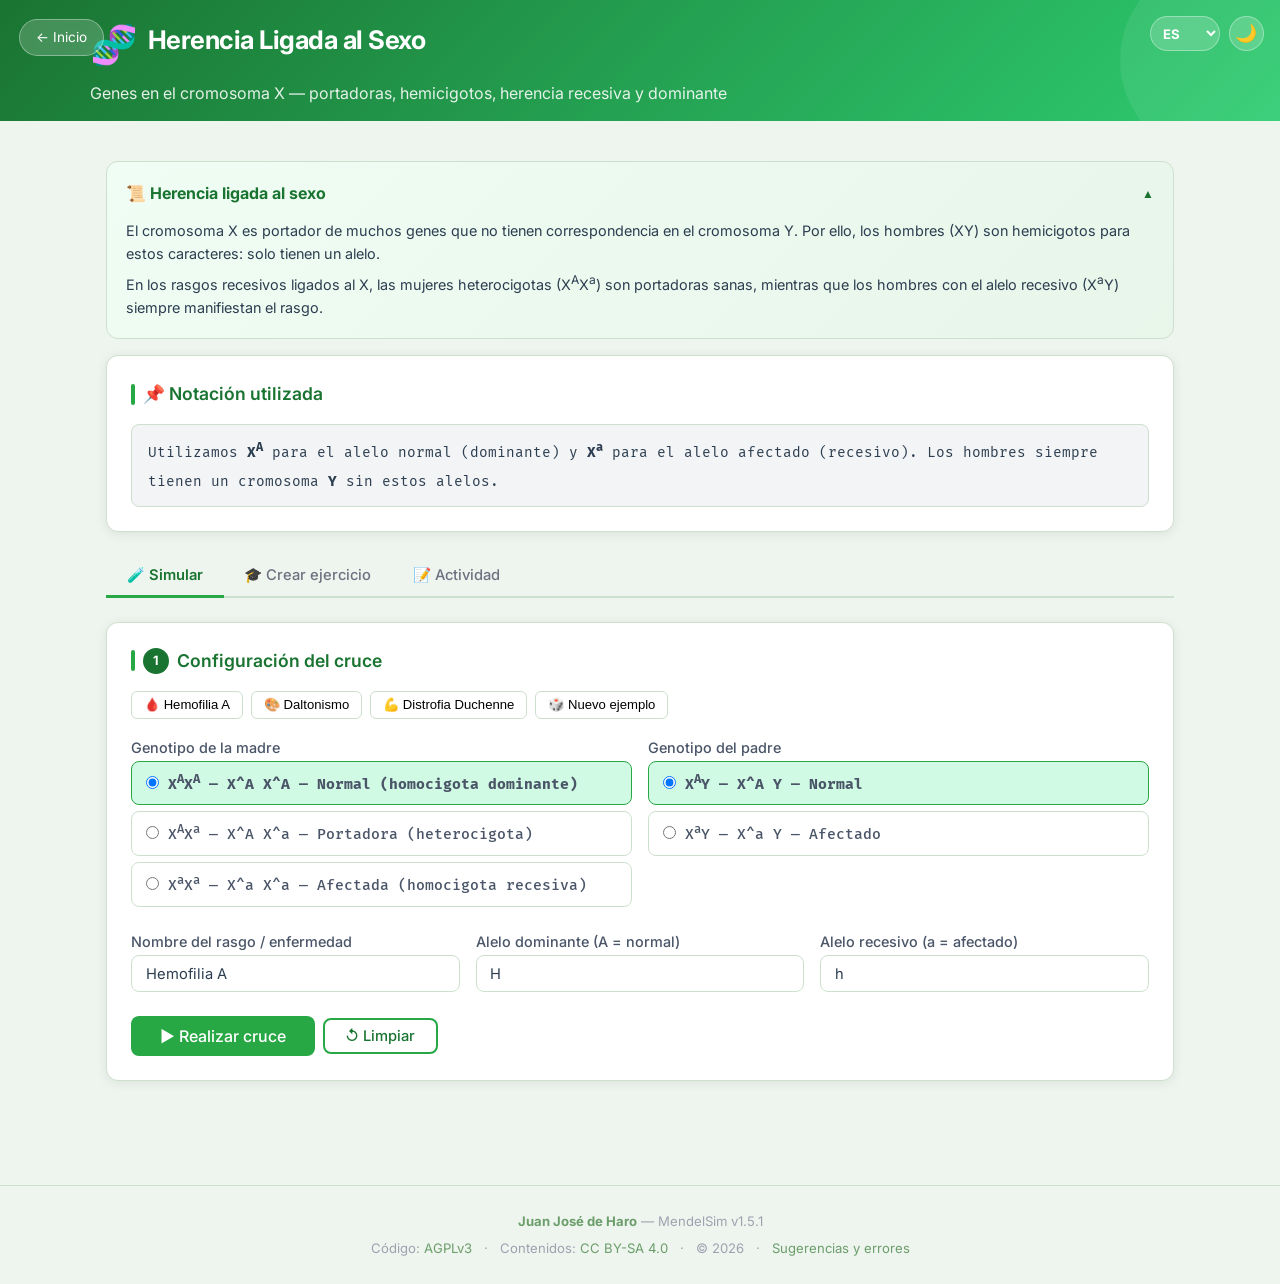
<file: modulos/ligado-sexo.html>
<!DOCTYPE html>
<html lang="es">
<head>
  <meta charset="UTF-8">
  <meta name="viewport" content="width=device-width, initial-scale=1.0">
  <title>Herencia Ligada al Sexo — MendelSim</title>
  <link rel="icon" type="image/svg+xml" href="../favicon.svg">
  <link rel="stylesheet" href="../css/style.css">
  <script src="../js/darkmode.js"></script>
  <script src="../js/collapsible-intro.js"></script>
  <style>
    .xlinked-notation {
      font-family: var(--mono);
      background: #f3f4f6;
      padding: 0.6rem 1rem;
      border-radius: 8px;
      border: 1px solid var(--border);
      font-size: 0.9rem;
      line-height: 2;
    }
    .genotype-option {
      display: block;
      padding: 0.5rem 0.9rem;
      border-radius: 8px;
      border: 1.5px solid var(--border);
      background: #fff;
      cursor: pointer;
      font-family: var(--mono);
      font-size: 0.92rem;
      margin-bottom: 0.4rem;
      transition: all 0.15s;
    }
    .genotype-option:hover { border-color: var(--primary-light); background: #f0fdf4; }
    .genotype-option.selected { border-color: var(--primary-light); background: #d1fae5; font-weight: 600; }
    .xpunnett-wrap { overflow-x: auto; }
    .xpunnett-grid {
      display: inline-grid;
      grid-template-columns: 80px 130px 130px;
      gap: 0;
      border: 1.5px solid var(--border);
      border-radius: 8px;
      overflow: hidden;
    }
    .xcell {
      min-height: 80px;
      border: 1px solid var(--border);
      display: flex;
      flex-direction: column;
      align-items: center;
      justify-content: center;
      padding: 0.5rem 0.4rem;
      font-family: var(--mono);
      font-size: 0.88rem;
      text-align: center;
      transition: all 0.3s;
      line-height: 1.3;
    }
    .xcell sup { font-size: 0.7em; vertical-align: super; line-height: 0; }
    .xcell > span:first-child { display: block; text-align: center; white-space: nowrap; }
    .xcell.header { background: var(--primary); color: #fff; font-family: var(--font); font-size: 0.85rem; font-weight: 600; }
    .xcell.result { opacity:0; transform:scale(0.8); }
    .xcell.result.show { opacity:1; transform:scale(1); }
    .xcell.xnorm  { background: #dcfce7; color: #166534; }
    .xcell.xcarr  { background: #ffedd5; color: #9a3412; }
    .xcell.xaff   { background: #fee2e2; color: #991b1b; }
    .xcell.ynorm  { background: #f0f9ff; color: #0c4a6e; }
    .xcell.yaff   { background: #fee2e2; color: #991b1b; }
    .pheno-badge {
      font-size: 0.68rem;
      padding: 0.15rem 0.4rem;
      border-radius: 10px;
      margin-top: 0.25rem;
      font-weight: 600;
      white-space: normal;
      text-align: center;
      line-height: 1.2;
      max-width: 100%;
    }
    .sex-results { display: flex; gap: 1rem; flex-wrap: wrap; margin-top: 0.75rem; }
    .sex-card {
      flex: 1; min-width: 160px;
      padding: 1rem;
      border-radius: 10px;
      border: 1.5px solid;
      font-size: 0.88rem;
    }
    .sex-card h4 { font-size: 0.95rem; font-weight: 700; margin-bottom: 0.5rem; }
    .sex-male   { background: #f0f9ff; border-color: #7dd3fc; color: #0c4a6e; }
    .sex-female { background: #fdf2f8; border-color: #f0abfc; color: #701a75; }
    .result-section { display:none; }
    .result-section.visible { display:block; }
    .preset-btn {
      padding: 0.35rem 0.75rem; border-radius: 6px;
      border: 1.5px solid var(--border); background: #fff;
      font-size: 0.82rem; cursor: pointer; transition: all 0.15s; white-space: nowrap;
    }
    .preset-btn:hover { border-color: var(--primary-light); background: #f0fdf4; }
    .presets-row { display: flex; gap: 0.5rem; flex-wrap: wrap; margin-bottom: 1rem; }

    /* Dark mode overrides for module-specific colors */
    [data-theme="dark"] .xlinked-notation { background: #1a2a1a; color: var(--text, #dce8dc); border-color: #2a4a2a; }
    [data-theme="dark"] .genotype-option { background: #1e301e; border-color: #2a4a2a; color: var(--text, #dce8dc); }
    [data-theme="dark"] .genotype-option:hover { background: #1a361a; border-color: var(--primary-light, #5fdb8b); }
    [data-theme="dark"] .genotype-option.selected { background: #0d2e1f; border-color: var(--primary-light, #5fdb8b); }
    [data-theme="dark"] .xcell { background: #1e2e1e; color: var(--text, #dce8dc); }
    [data-theme="dark"] .xcell.xnorm { background: #0d2e1f; color: #6ee7b7; }
    [data-theme="dark"] .xcell.xcarr { background: #2e1a0d; color: #fdba74; }
    [data-theme="dark"] .xcell.xaff  { background: #2e0d0d; color: #fca5a5; }
    [data-theme="dark"] .xcell.ynorm { background: #0d1a2e; color: #93c5fd; }
    [data-theme="dark"] .xcell.yaff  { background: #2e0d0d; color: #fca5a5; }
    [data-theme="dark"] .sex-male   { background: #0d1a2e; border-color: #1e4a7a; color: #93c5fd; }
    [data-theme="dark"] .sex-female { background: #2e0d1e; border-color: #6a1e4a; color: #f9a8d4; }
    [data-theme="dark"] .preset-btn { background: #1e301e; border-color: #2a4a2a; color: var(--text, #dce8dc); }
    [data-theme="dark"] .preset-btn:hover { background: #1a361a; border-color: var(--primary-light, #5fdb8b); }
    .law-box {
      background: linear-gradient(135deg, #f0fdf4, #e8f5e9);
      border: 1.5px solid var(--border);
      border-radius: var(--radius);
      padding: 1.2rem;
      margin: 1rem 0;
    }
    .law-title { font-weight: 700; color: var(--primary); font-size: 1rem; margin-bottom: 0.5rem; }
    .law-box p { font-size: 0.9rem; margin: 0.3rem 0 0; }
    [data-theme="dark"] .law-box { background: linear-gradient(135deg, #0d2e1a, #0a2216); }
    .law-title { cursor: pointer; user-select: none; }
    .law-box-toggle { background: none; border: none; font-size: 0.75rem; color: var(--primary); cursor: pointer; padding: 0 0 0 0.5rem; line-height: 1; }
    .law-box { transition: padding 0.3s ease; }
    .law-box-body { overflow: hidden; transition: max-height 0.3s ease, opacity 0.3s ease; max-height: 200px; opacity: 1; }
    .law-box--collapsed { padding-top: 0.4rem !important; padding-bottom: 0.4rem !important; }
    .law-box--collapsed .law-title { margin-bottom: 0; }
    .law-box--collapsed .law-box-body { max-height: 0; opacity: 0; }
  </style>
</head>
<body>

<header class="header">
  <div class="header-content">
    <a href="../index.html" class="back-btn">← Inicio</a>
    <span class="logo">🧬</span>
    <h1>Herencia Ligada al Sexo</h1>
    <p>Genes en el cromosoma X — portadoras, hemicigotos, herencia recesiva y dominante</p>
  </div>
  <div class="header-controls">
    <label class="language-control" for="languageSelect">
      <span id="languageLabel" class="sr-only">Idioma</span>
      <select id="languageSelect" aria-label="Idioma">
        <option value="es">ES</option>
        <option value="ca">CA</option>
        <option value="en">EN</option>
      </select>
    </label>
    <button id="darkToggle" class="dark-toggle" title="Modo oscuro">🌙</button>
  </div>
</header>

<div class="container">

  <!-- Principio de Morgan -->
  <div class="law-box">
    <div class="law-title">📜 Herencia ligada al sexo — Principio de Morgan (1910)</div>
    <p>Thomas Hunt Morgan descubrió que ciertos genes se encuentran en los cromosomas sexuales (X e Y) y no se heredan como los genes autosómicos. Los genes ligados al X siguen un patrón cruzado: <strong>el padre transmite su X a todas sus hijas</strong> y su Y a todos sus hijos.</p>
    <p>En rasgos <strong>recesivos ligados al X</strong>, los hombres hemicigotos (X<sup>a</sup>Y) expresan el rasgo con un solo alelo, mientras que las mujeres necesitan dos copias (X<sup>a</sup>X<sup>a</sup>). Las portadoras (X<sup>A</sup>X<sup>a</sup>) no están afectadas pero pueden transmitir el alelo.</p>
  </div>

  <!-- Notación -->
  <div class="card">
    <div class="card-title" id="notationTitle">📌 Notación utilizada</div>
    <div class="xlinked-notation">
      <strong>X<sup>A</sup></strong> — alelo dominante en el cromosoma X &nbsp;|&nbsp;
      <strong>X<sup>a</sup></strong> — alelo recesivo en el cromosoma X &nbsp;|&nbsp;
      <strong>Y</strong> — cromosoma Y (sin alelo para este gen)<br>
      <strong>Mujeres:</strong> X<sup>A</sup>X<sup>A</sup> (normal), X<sup>A</sup>X<sup>a</sup> (portadora), X<sup>a</sup>X<sup>a</sup> (afectada)<br>
      <strong>Hombres:</strong> X<sup>A</sup>Y (normal), X<sup>a</sup>Y (afectado)
    </div>
  </div>

  <div class="tabs">
    <button class="tab-btn active" data-tab="simular" onclick="MendelSimExercises.switchTab('simular', this)">🧪 Simular</button>
    <button class="tab-btn" data-tab="crear" onclick="MendelSimExercises.switchTab('crear', this)">🎓 Crear ejercicio</button>
    <button class="tab-btn" data-tab="alumno" id="studentTabBtn" onclick="MendelSimExercises.switchTab('alumno', this)">📝 Actividad</button>
  </div>

  <div id="tab-simular" class="tab-content active">

  <!-- ── Sección 1: Configuración ── -->
  <div class="card">
    <div class="card-title" id="configTitle"><span class="step-number">1</span> Configuración del cruce</div>

    <div class="presets-row" id="presetsRow">
      <button class="preset-btn" onclick="loadPreset('hemofilia')">🩸 Hemofilia A</button>
      <button class="preset-btn" onclick="loadPreset('daltonismo')">🎨 Daltonismo</button>
      <button class="preset-btn" onclick="loadPreset('duchenne')">💪 Distrofia Duchenne</button>
      <button class="preset-btn" onclick="loadRandomExample()">🎲 Nuevo ejemplo</button>
    </div>

    <div id="exampleInfo" class="alert alert-info" style="display:none;margin-bottom:1rem;">
      <span class="alert-icon">📌</span>
      <div id="exampleInfoText"></div>
    </div>

    <div class="form-row">
      <div class="form-group">
        <label id="motherLabel">Genotipo de la madre</label>
        <div>
          <label class="genotype-option selected" id="opt-fXAXA">
            <input type="radio" name="mother" value="X^AX^A" checked onchange="onMotherChange(this)">
            X<sup>A</sup>X<sup>A</sup> — Normal (homocigota dominante)
          </label>
          <label class="genotype-option" id="opt-fXAXa">
            <input type="radio" name="mother" value="X^AX^a" onchange="onMotherChange(this)">
            X<sup>A</sup>X<sup>a</sup> — Portadora (heterocigota)
          </label>
          <label class="genotype-option" id="opt-fXaXa">
            <input type="radio" name="mother" value="X^aX^a" onchange="onMotherChange(this)">
            X<sup>a</sup>X<sup>a</sup> — Afectada (homocigota recesiva)
          </label>
        </div>
      </div>
      <div class="form-group">
        <label id="fatherLabel">Genotipo del padre</label>
        <div>
          <label class="genotype-option selected" id="opt-mXAY">
            <input type="radio" name="father" value="X^AY" checked onchange="onFatherChange(this)">
            X<sup>A</sup>Y — Normal
          </label>
          <label class="genotype-option" id="opt-mXaY">
            <input type="radio" name="father" value="X^aY" onchange="onFatherChange(this)">
            X<sup>a</sup>Y — Afectado
          </label>
        </div>
      </div>
    </div>

    <div class="form-row">
      <div class="form-group">
        <label for="traitName">Nombre del rasgo / enfermedad</label>
        <input type="text" id="traitName" value="Hemofilia A" placeholder="Ej: Daltonismo">
      </div>
      <div class="form-group">
        <label for="alleleA">Alelo dominante (A = normal)</label>
        <input type="text" id="alleleA" value="H" placeholder="H">
      </div>
      <div class="form-group">
        <label for="alleleA2">Alelo recesivo (a = afectado)</label>
        <input type="text" id="alleleA2" value="h" placeholder="h">
      </div>
    </div>

    <div class="btn-group" style="margin-top:0.5rem;">
      <button class="btn btn-primary btn-lg" onclick="realizarCruce()">▶ Realizar cruce</button>
      <button class="btn btn-outline" onclick="limpiar()">↺ Limpiar</button>
    </div>
  </div>

  <!-- ── Sección 2: Cuadro de Punnett X-linked ── -->
  <div class="card result-section" id="punnettSection">
    <div class="card-title" id="punnettTitle"><span class="step-number">2</span> Cuadro de Punnett (herencia ligada al X)</div>

    <div class="alert alert-info">
      <span class="alert-icon">💡</span>
      <div>Los hombres heredan el cromosoma X de la madre y el Y del padre. Por eso los hombres no pueden ser "portadores" de rasgos ligados al X recesivo — o lo expresan o no lo tienen.</div>
    </div>

    <p style="font-size:0.88rem;color:#6b7280;margin-bottom:0.75rem;">
      <strong>Progenitores:</strong> <span id="parentDisplay"></span>
    </p>

    <div class="xpunnett-wrap">
      <div class="xpunnett-grid" id="xpunnettGrid"></div>
    </div>

    <div id="xLegend" style="display:flex;gap:1rem;flex-wrap:wrap;margin-top:0.75rem;font-size:0.85rem;"></div>
  </div>

  <!-- ── Sección 3: Resultados ── -->
  <div class="card result-section" id="resultsSection">
    <div class="card-title" id="resultsTitle"><span class="step-number">3</span> Resultados por sexo</div>

    <div class="sex-results" id="sexResults"></div>

    <hr class="divider">

    <div class="section-title">📊 Probabilidades globales</div>
    <div id="globalResults"></div>
  </div>

  <!-- ── Sección 4: Explicación ── -->
  <div class="card result-section" id="explainSection">
    <div class="card-title" id="explainTitle"><span class="step-number">4</span> ¿Por qué los rasgos X-recesivos afectan más a hombres?</div>

    <div class="alert alert-warning" style="margin-bottom:1rem;">
      <span class="alert-icon">🔬</span>
      <div>
        <strong>Los hombres son hemicigotos para los genes del cromosoma X.</strong>
        Un hombre solo tiene un cromosoma X (herencia de la madre) y un cromosoma Y (del padre).
        Si ese único X lleva el alelo recesivo patológico, el hombre <strong>siempre</strong> expresa el rasgo,
        ya que no tiene un segundo alelo X que lo "compense". En cambio, las mujeres necesitan
        <strong>dos copias</strong> del alelo recesivo para estar afectadas.
      </div>
    </div>

    <div id="caseExplanation" class="alert alert-success">
      <span class="alert-icon">📋</span>
      <div id="caseExplanationContent"></div>
    </div>

    <div class="section-title">❓ Preguntas de repaso</div>
    <div id="qaList"></div>
  </div>

  </div>

  <div id="tab-crear" class="tab-content">
    <div class="card">
      <div class="card-title">🎓 Crear ejercicio de herencia ligada al sexo</div>
      <div class="alert alert-info">
        <span class="alert-icon">📌</span>
        <div>Define el caso, escribe el enunciado y genera una actividad sobre descendencia ligada al cromosoma X.</div>
      </div>

      <div class="form-row">
        <div class="form-group" style="min-width:220px;">
          <label for="teacherExerciseTitle">Título del ejercicio</label>
          <input type="text" id="teacherExerciseTitle" placeholder="Ej: Daltonismo en una familia">
        </div>
      </div>

      <div class="form-group">
        <label for="teacherPrompt">Enunciado para el alumnado</label>
        <textarea id="teacherPrompt" rows="4" placeholder="Describe el caso y qué probabilidades debe calcular el alumnado..."></textarea>
      </div>

      <hr class="divider" style="margin:1rem 0;">

      <div class="form-row">
        <div class="form-group">
          <label for="teacherMother">Genotipo de la madre</label>
          <select id="teacherMother">
            <option value="X^AX^A">X^A X^A — Normal</option>
            <option value="X^AX^a">X^A X^a — Portadora</option>
            <option value="X^aX^a">X^a X^a — Afectada</option>
          </select>
        </div>
        <div class="form-group">
          <label for="teacherFather">Genotipo del padre</label>
          <select id="teacherFather">
            <option value="X^AY">X^A Y — Normal</option>
            <option value="X^aY">X^a Y — Afectado</option>
          </select>
        </div>
      </div>

      <div class="form-row">
        <div class="form-group">
          <label for="teacherTraitName">Nombre del rasgo / enfermedad</label>
          <input type="text" id="teacherTraitName" value="Hemofilia A" placeholder="Ej: Daltonismo">
        </div>
        <div class="form-group">
          <label for="teacherAlleleA" id="teacherAlleleADomLabel">Alelo dominante (H = normal)</label>
          <input type="text" id="teacherAlleleA" value="H" placeholder="H" oninput="updateTeacherXLinkedNotation()">
        </div>
        <div class="form-group">
          <label for="teacherAlleleA2" id="teacherAlleleARecLabel">Alelo recesivo (h = afectado)</label>
          <input type="text" id="teacherAlleleA2" value="h" placeholder="h" oninput="updateTeacherXLinkedNotation()">
        </div>
      </div>

      <label class="form-group" style="display:flex;gap:0.5rem;align-items:center;">
        <input type="checkbox" id="teacherAllowAutoCheck" checked>
        <span>Permitir autocorrección al alumnado</span>
      </label>

      <div class="btn-group" style="margin-top:0.75rem;">
        <button class="btn btn-primary" onclick="previewXLinkedExercise()">🔍 Previsualizar actividad</button>
        <button class="btn btn-outline" onclick="copyXLinkedStudentURL()">🔗 Compartir con alumnado</button>
        <button class="btn btn-outline" onclick="saveXLinkedExercise('teacher')">💾 Guardar editable</button>
        <button class="btn btn-outline" onclick="saveXLinkedExercise('student')">🎓 Guardar alumno</button>
        <button class="btn btn-outline" onclick="document.getElementById('xLinkedExerciseFile').click()">📂 Cargar actividad</button>
        <input type="file" id="xLinkedExerciseFile" accept=".json,application/json" style="display:none;" onchange="loadXLinkedExerciseFile(event)">
        <button class="btn btn-outline" onclick="limpiarCrear()">↺ Limpiar</button>
      </div>
      <div id="teacherExerciseStatus" class="exercise-status" aria-live="polite"></div>
    </div>
  </div>

  <div id="tab-alumno" class="tab-content">
    <div class="card">
      <div class="card-title" id="studentExerciseTitle">Actividad ligada al sexo</div>
      <div id="studentExercisePrompt" class="alert alert-info" style="display:none;">
        <span class="alert-icon">📖</span>
        <div id="studentExercisePromptText"></div>
      </div>
      <div class="student-meta" id="studentExerciseMeta"></div>
    </div>

    <div class="card">
      <div class="card-title">✍️ Respuesta del alumno</div>
      <div class="form-row">
        <div class="form-group" style="min-width:220px;">
          <label for="studentName">Nombre</label>
          <input type="text" id="studentName" placeholder="Nombre y apellidos" oninput="MendelSimExercises.updateExportButtons()">
        </div>
      </div>
      <div id="studentAnswerSections"></div>
      <div class="form-group" style="margin-top:1rem;">
        <label for="studentJustification">Justificación</label>
        <textarea id="studentJustification" rows="3" placeholder="Explica qué gametos producen los progenitores y cómo obtienes las probabilidades..."></textarea>
      </div>
      <div class="btn-group">
        <button class="btn btn-primary" id="studentCheckBtn" onclick="checkXLinkedStudentAnswers()">✅ Comprobar</button>
        <button class="btn btn-outline" onclick="document.getElementById('xLinkedStudentExerciseFile').click()">📂 Cargar actividad</button>
        <button class="btn btn-outline student-export-btn" onclick="downloadXLinkedStudentAnswers()">💾 Descargar respuestas</button>
        <button class="btn btn-outline student-export-btn" onclick="copyXLinkedStudentAnswers()">📋 Copiar respuestas</button>
        <button class="btn btn-outline student-export-btn" id="studentPrintBtn" onclick="MendelSimExercises.printStudentAnswers(currentXLinkedActivity, currentXLinkedSolution)">🖨 Imprimir PDF</button>
        <button class="btn btn-outline student-export-btn" id="studentShareUrlBtn" onclick="shareXLinkedStudentAnswerURL()">🔗 Compartir como URL</button>
        <input type="file" id="xLinkedStudentExerciseFile" accept=".json,application/json" style="display:none;" onchange="loadXLinkedExerciseFile(event)">
      </div>
      <div id="studentAutoCheckNote" class="exercise-status"></div>
      <div id="studentFeedback" class="alert student-feedback"></div>
    </div>
  </div>

</div>

<footer>
  <div>
    <strong><a href="https://bilateria.org" target="_blank" rel="noopener">Juan José de Haro</a></strong> &mdash; MendelSim v1.5.1
  </div>
  <div style="margin-top:0.3rem">
    Código: <a href="https://www.gnu.org/licenses/agpl-3.0.html" target="_blank" rel="noopener">AGPLv3</a>
    &nbsp;&nbsp;·&nbsp;&nbsp;
    Contenidos: <a href="https://creativecommons.org/licenses/by-sa/4.0/" target="_blank" rel="noopener">CC BY-SA 4.0</a>
    &nbsp;&nbsp;·&nbsp;&nbsp;
    &copy; 2026
    &nbsp;&nbsp;·&nbsp;&nbsp;
    <a href="https://github.com/mendelsim/mendelsim.github.io/issues" target="_blank" rel="noopener">Sugerencias y errores</a>
  </div>
</footer>

<script src="../js/genetics.js"></script>
<script src="../js/i18n.js"></script>
<script src="../js/ligado-sexo-content-es.js"></script>
<script src="../js/ligado-sexo-content-ca.js"></script>
<script src="../js/ligado-sexo-content-en.js"></script>
<script src="../js/exercise-mode.js"></script>
<script src="../js/json-launcher.js"></script>
<script src="../js/button-tooltips.js"></script>
<script>
// ── UI helpers ───────────────────────────────────────────────
function onMotherChange(radio) {
  document.querySelectorAll('[id^="opt-f"]').forEach(el => el.classList.remove('selected'));
  radio.closest('label').classList.add('selected');
}
function onFatherChange(radio) {
  document.querySelectorAll('[id^="opt-m"]').forEach(el => el.classList.remove('selected'));
  radio.closest('label').classList.add('selected');
}

// ── Presets ──────────────────────────────────────────────────
const X_LINKED_CONTENT = window.X_LINKED_CONTENT || {};
const PRESETS = X_LINKED_CONTENT.presets || {};
const RANDOM_X_TRAITS = X_LINKED_CONTENT.randomTraits || [];
const RANDOM_X_CROSSES = X_LINKED_CONTENT.randomCrosses || [];
const X_LINKED_MESSAGES = X_LINKED_CONTENT.messages || {};
const X_LINKED_UI = X_LINKED_CONTENT.ui || {};

function formatContentText(template, params = {}) {
  return String(template || '').replace(/\{([A-Za-z0-9_]+)\}/g, (match, key) => (
    Object.prototype.hasOwnProperty.call(params, key) ? params[key] : match
  ));
}

function uiText(key, fallback, params = {}) {
  return formatContentText(X_LINKED_UI[key] || fallback, params);
}

function uiOutcome(key, fallback, params = {}) {
  return formatContentText(X_LINKED_UI.outcomes?.[key] || fallback, params);
}

function setText(selector, text) {
  const el = document.querySelector(selector);
  if (el) el.textContent = text;
}

function setHTML(selector, html) {
  const el = document.querySelector(selector);
  if (el) el.innerHTML = html;
}

function setAttr(selector, attr, value) {
  const el = document.querySelector(selector);
  if (el) el.setAttribute(attr, value);
}

function initLanguageSelector() {
  const select = document.getElementById('languageSelect');
  if (!select || !window.MendelSimI18n) return;
  const locale = MendelSimI18n.getLocale();
  select.value = ['ca', 'en'].includes(locale) ? locale : 'es';
  select.addEventListener('change', () => {
    const nextLocale = select.value;
    MendelSimI18n.setLocale(nextLocale);
    const url = new URL(window.location.href);
    if (nextLocale !== 'es') {
      url.searchParams.set('lang', nextLocale);
    } else {
      url.searchParams.delete('lang');
    }
    window.location.href = `${url.pathname}${url.search}${url.hash}`;
  });
}

function setGenotypeOptionHTML(id, name, value, checked, onchange, genotypeHTML, labelText) {
  const label = document.getElementById(id);
  if (!label) return;
  label.innerHTML = `
    <input type="radio" name="${name}" value="${value}" ${checked ? 'checked' : ''} onchange="${onchange}(this)">
    ${genotypeHTML} — ${labelText}
  `;
}

function applyLocaleToStaticPage() {
  const locale = window.MendelSimI18n?.getLocale() || 'es';
  document.documentElement.lang = locale;
  document.title = uiText('pageTitle', document.title);
  setText('.back-btn', uiText('back', '← Inicio'));
  setText('.header h1', uiText('heading', 'Herencia Ligada al Sexo'));
  setText('.header p', uiText('subtitle', 'Genes en el cromosoma X — portadoras, hemicigotos, herencia recesiva y dominante'));
  setAttr('#darkToggle', 'title', uiText('darkToggle', 'Modo oscuro'));
  setText('#languageLabel', window.t ? window.t('language.label', 'Idioma') : 'Idioma');
  setAttr('#languageSelect', 'aria-label', window.t ? window.t('language.ariaLabel', 'Selecciona el idioma') : 'Selecciona el idioma');
  setText('.law-title', uiText('lawTitle', '📜 Herencia ligada al sexo — Principio de Morgan (1910)'));
  const laws = document.querySelectorAll('.law-box p');
  if (laws[0]) laws[0].innerHTML = uiText('law1', laws[0].innerHTML);
  if (laws[1]) laws[1].innerHTML = uiText('law2', laws[1].innerHTML);
  setText('#notationTitle', uiText('notationTitle', '📌 Notación utilizada'));
  setHTML('.xlinked-notation', uiText('notation', document.querySelector('.xlinked-notation')?.innerHTML || ''));
  setHTML('#configTitle', `<span class="step-number">1</span> ${uiText('configTitle', 'Configuración del cruce')}`);
  const presetButtons = document.querySelectorAll('#presetsRow .preset-btn');
  ['presetHemofilia', 'presetDaltonismo', 'presetDuchenne', 'randomExample'].forEach((key, index) => {
    if (presetButtons[index]) presetButtons[index].textContent = uiText(key, presetButtons[index].textContent);
  });
  setText('#motherLabel', uiText('mother', 'Genotipo de la madre'));
  setText('#fatherLabel', uiText('father', 'Genotipo del padre'));
  setGenotypeOptionHTML('opt-fXAXA', 'mother', 'X^AX^A', true, 'onMotherChange', 'X<sup>A</sup>X<sup>A</sup>', uiText('motherNormal', 'Normal (homocigota dominante)'));
  setGenotypeOptionHTML('opt-fXAXa', 'mother', 'X^AX^a', false, 'onMotherChange', 'X<sup>A</sup>X<sup>a</sup>', uiText('motherCarrier', 'Portadora (heterocigota)'));
  setGenotypeOptionHTML('opt-fXaXa', 'mother', 'X^aX^a', false, 'onMotherChange', 'X<sup>a</sup>X<sup>a</sup>', uiText('motherAffected', 'Afectada (homocigota recesiva)'));
  setGenotypeOptionHTML('opt-mXAY', 'father', 'X^AY', true, 'onFatherChange', 'X<sup>A</sup>Y', uiText('fatherNormal', 'Normal'));
  setGenotypeOptionHTML('opt-mXaY', 'father', 'X^aY', false, 'onFatherChange', 'X<sup>a</sup>Y', uiText('fatherAffected', 'Afectado'));
  setText('label[for="traitName"]', uiText('traitName', 'Nombre del rasgo / enfermedad'));
  setAttr('#traitName', 'placeholder', uiText('traitNamePlaceholder', 'Ej: Daltonismo'));
  if (document.getElementById('traitName').value === 'Hemofilia A') {
    document.getElementById('traitName').value = uiText('traitNameFallback', 'Hemofilia A');
  }

  setText('label[for="alleleA"]', uiText('domAllele', 'Alelo dominante (A = normal)'));
  if (document.getElementById('alleleA').value === 'H') {
    document.getElementById('alleleA').value = uiText('alleleAdomFallback', 'H');
  }

  setText('label[for="alleleA2"]', uiText('recAllele', 'Alelo recesivo (a = afectado)'));
  if (document.getElementById('alleleA2').value === 'h') {
    document.getElementById('alleleA2').value = uiText('alleleArecFallback', 'h');
  }

  setText('.btn-group .btn-primary', uiText('run', '▶ Realizar cruce'));
  setText('.btn-group .btn-outline', uiText('clear', '↺ Limpiar'));
  setHTML('#punnettTitle', `<span class="step-number">2</span> ${uiText('punnettTitle', 'Cuadro de Punnett (herencia ligada al X)')}`);
  setHTML('#punnettSection .alert div', uiText('punnettHint', 'Los hombres heredan el cromosoma X de la madre y el Y del padre. Por eso los hombres no pueden ser "portadores" de rasgos ligados al X recesivo — o lo expresan o no lo tienen.'));
  setHTML('#punnettSection p strong', uiText('parents', 'Progenitores') + ':');
  setHTML('#resultsTitle', `<span class="step-number">3</span> ${uiText('resultsTitle', 'Resultados por sexo')}`);
  setText('#resultsSection .section-title', uiText('globalProb', '📊 Probabilidades globales'));
  setHTML('#explainTitle', `<span class="step-number">4</span> ${uiText('explainTitle', '¿Por qué los rasgos X-recesivos afectan más a hombres?')}`);
  setHTML('#explainSection .alert-warning div', uiText('hemizygousBox', document.querySelector('#explainSection .alert-warning div')?.innerHTML || ''));
  setText('#explainSection .section-title', uiText('reviewQuestions', '❓ Preguntas de repaso'));
  setText('[data-tab="simular"]', uiText('tabSimulate', '🧪 Simular'));
  setText('[data-tab="crear"]', uiText('tabCreate', '🎓 Crear ejercicio'));
  setText('[data-tab="alumno"]', uiText('tabActivity', '📝 Actividad'));
  setText('#tab-crear .card-title', uiText('teacherCardTitle', '🎓 Crear ejercicio de herencia ligada al sexo'));
  setHTML('#tab-crear .alert div', uiText('teacherCardAlert', 'Define el caso, escribe el enunciado y genera una actividad sobre descendencia ligada al cromosoma X.'));
  setText('label[for="teacherExerciseTitle"]', uiText('teacherExerciseTitleLabel', 'Título del ejercicio'));
  setAttr('#teacherExerciseTitle', 'placeholder', uiText('teacherExerciseTitlePlaceholder', 'Ej: Daltonismo en una familia'));
  setText('label[for="teacherPrompt"]', uiText('teacherPromptLabel', 'Enunciado para el alumnado'));
  setAttr('#teacherPrompt', 'placeholder', uiText('teacherPromptPlaceholder', 'Describe el caso y qué probabilidades debe calcular el alumnado...'));
  setText('label[for="teacherMother"]', uiText('teacherMotherLabel', 'Genotipo de la madre'));
  document.querySelectorAll('#teacherMother option').forEach(opt => {
    if (opt.value === 'X^AX^A') opt.textContent = uiText('teacherMotherNormal', 'X^A X^A — Normal');
    if (opt.value === 'X^AX^a') opt.textContent = uiText('teacherMotherCarrier', 'X^A X^a — Portadora');
    if (opt.value === 'X^aX^a') opt.textContent = uiText('teacherMotherAffected', 'X^a X^a — Afectada');
  });
  setText('label[for="teacherFather"]', uiText('teacherFatherLabel', 'Genotipo del padre'));
  document.querySelectorAll('#teacherFather option').forEach(opt => {
    if (opt.value === 'X^AY') opt.textContent = uiText('teacherFatherNormal', 'X^A Y — Normal');
    if (opt.value === 'X^aY') opt.textContent = uiText('teacherFatherAffected', 'X^a Y — Afectado');
  });
  setText('label[for="teacherTraitName"]', uiText('teacherTraitNameLabel', 'Nombre del rasgo / enfermedad'));
  setText('#teacherAlleleADomLabel', uiText('domAllele', 'Alelo dominante (A = normal)'));
  setText('#teacherAlleleARecLabel', uiText('recAllele', 'Alelo recesivo (a = afectado)'));
  setText('#teacherAllowAutoCheck + span', uiText('teacherAutoCheck', 'Permitir autocorrección al alumnado'));
  const tBtns = document.querySelectorAll('#tab-crear .btn-group .btn');
  if (tBtns[0]) tBtns[0].textContent = uiText('teacherBtnPreview', '🔍 Previsualizar actividad');
  if (tBtns[1]) tBtns[1].textContent = uiText('teacherBtnShare', '🔗 Compartir con alumnado');
  if (tBtns[2]) tBtns[2].textContent = uiText('teacherBtnSaveTeacher', '💾 Guardar editable');
  if (tBtns[3]) tBtns[3].textContent = uiText('teacherBtnSaveStudent', '🎓 Guardar alumno');
  if (tBtns[4]) tBtns[4].textContent = uiText('teacherBtnLoad', '📂 Cargar actividad');
  setText('#studentExerciseTitle', uiText('studentExerciseTitle', 'Actividad ligada al sexo'));
  setText('#tab-alumno .card:last-child .card-title', uiText('studentAnswerCardTitle', '✍️ Respuesta del alumno'));
  setText('label[for="studentName"]', uiText('studentNameLabel', 'Nombre'));
  setAttr('#studentName', 'placeholder', uiText('studentNamePlaceholder', 'Nombre y apellidos'));
  setText('label[for="studentJustification"]', uiText('studentJustificationLabel', 'Justificación'));
  setAttr('#studentJustification', 'placeholder', uiText('studentJustificationPlaceholder', 'Explica qué gametos producen los progenitores y cómo obtienes las probabilidades...'));
  const sBtns = document.querySelectorAll('#tab-alumno .btn-group .btn');
  if (sBtns[0]) sBtns[0].textContent = uiText('studentBtnCheck', '✅ Comprobar');
  if (sBtns[1]) sBtns[1].textContent = uiText('studentBtnLoad', '📂 Cargar actividad');
  if (sBtns[2]) sBtns[2].textContent = uiText('studentBtnDownload', '💾 Descargar respuestas');
  if (sBtns[3]) sBtns[3].textContent = uiText('studentBtnCopy', '📋 Copiar respuestas');
  if (sBtns[4]) sBtns[4].textContent = uiText('studentBtnPrint', '🖨 Imprimir PDF');
  if (sBtns[5]) sBtns[5].textContent = uiText('studentBtnShareUrl', '🔗 Compartir como URL');
  const footer = document.querySelector('footer div:last-child');
  if (footer) {
    footer.innerHTML = `
    ${uiText('footerCode', 'Código')}: <a href="https://www.gnu.org/licenses/agpl-3.0.html" target="_blank" rel="noopener">AGPLv3</a>
    &nbsp;&nbsp;·&nbsp;&nbsp;
    ${uiText('footerContent', 'Contenidos')}: <a href="https://creativecommons.org/licenses/by-sa/4.0/" target="_blank" rel="noopener">CC BY-SA 4.0</a>
    &nbsp;&nbsp;·&nbsp;&nbsp;
    &copy; 2026
    &nbsp;&nbsp;·&nbsp;&nbsp;
    <a href="https://github.com/mendelsim/mendelsim.github.io/issues" target="_blank" rel="noopener">${uiText('footerIssues', 'Sugerencias y errores')}</a>
  `;
  }
}

function pickRandom(items) {
  return items[Math.floor(Math.random() * items.length)];
}

function setExampleInfo(text) {
  const box = document.getElementById('exampleInfo');
  const content = document.getElementById('exampleInfoText');
  if (!text) {
    box.style.display = 'none';
    content.textContent = '';
    return;
  }
  box.style.display = '';
  content.textContent = text;
}

function selectParents(mother, father) {
  document.querySelector(`[name="mother"][value="${mother}"]`).click();
  document.querySelector(`[name="father"][value="${father}"]`).click();
}

function loadPreset(name) {
  const p = PRESETS[name];
  document.getElementById('traitName').value = p.trait;
  document.getElementById('alleleA').value   = p.allA;
  document.getElementById('alleleA2').value  = p.allA2;
  // Default: carrier mother × normal father
  selectParents('X^AX^a', 'X^AY');
  setExampleInfo(p.description);
  realizarCruce();
}

function loadRandomExample() {
  const trait = pickRandom(RANDOM_X_TRAITS);
  const cross = pickRandom(RANDOM_X_CROSSES);
  document.getElementById('traitName').value = trait.trait;
  document.getElementById('alleleA').value = trait.allA;
  document.getElementById('alleleA2').value = trait.allA2;
  selectParents(cross.mother, cross.father);
  setExampleInfo(formatContentText(X_LINKED_MESSAGES.generatedExample, {
    trait: trait.trait,
    cross: cross.label
  }));
  realizarCruce();
}

// ── Main cross ───────────────────────────────────────────────
function realizarCruce() {
  const motherGeno = document.querySelector('[name="mother"]:checked').value;
  const fatherGeno = document.querySelector('[name="father"]:checked').value;
  const domAllele  = document.getElementById('alleleA').value  || 'A';
  const recAllele  = document.getElementById('alleleA2').value || 'a';
  const traitName  = document.getElementById('traitName').value || 'Rasgo';

  // Replace A/a placeholders with actual allele letters in notation
  const motherDisp = displayXLinkedGenotype(motherGeno, domAllele, recAllele);
  const fatherDisp = displayXLinkedGenotype(fatherGeno, domAllele, recAllele);
  document.getElementById('parentDisplay').innerHTML =
    `${uiText('motherLabel', 'Madre')}: <strong>${formatXNotation(motherDisp)}</strong> &nbsp;×&nbsp; ${uiText('fatherLabel', 'Padre')}: <strong>${formatXNotation(fatherDisp)}</strong>`;

  // Parse
  const mother = Genetics.parseXLinked(motherGeno);
  const father = Genetics.parseXLinked(fatherGeno);
  const femGametes = Genetics.generateXLinkedGametes(mother);
  const malGametes = Genetics.generateXLinkedGametes(father);

  // Substitute actual allele letters
  const femG = femGametes.map(g => displayXLinkedGenotype(g, domAllele, recAllele));
  const malG = malGametes.map(g => displayXLinkedGenotype(g, domAllele, recAllele));

  // Build punnett (row = father gametes, col = mother gametes)
  renderXPunnett(femG, malG, domAllele, recAllele, traitName);
  renderXResults(femG, malG, domAllele, recAllele, traitName, motherGeno, fatherGeno);
  renderExplanation(motherGeno, fatherGeno, traitName, domAllele, recAllele);

  ['punnettSection','resultsSection','explainSection'].forEach(id => {
    document.getElementById(id).classList.add('visible');
  });
}

function formatXNotation(str) {
  // Convert X^A / X^abc → X<sup>...</sup>
  return str.replace(/X\^([A-Za-z\d]+)/g, 'X<sup>$1</sup>');
}

function displayXLinkedGenotype(genotype, domAllele = 'A', recAllele = 'a') {
  return String(genotype || '').replace(/X\^([Aa])/g, (_, allele) =>
    `X^${allele === 'A' ? domAllele : recAllele}`
  );
}

function updateTeacherXLinkedNotation() {
  const domAllele = document.getElementById('teacherAlleleA')?.value.trim() || 'H';
  const recAllele = document.getElementById('teacherAlleleA2')?.value.trim() || 'h';
  const motherSelect = document.getElementById('teacherMother');
  const fatherSelect = document.getElementById('teacherFather');
  const dominantLabel = document.getElementById('teacherAlleleADomLabel');
  const recessiveLabel = document.getElementById('teacherAlleleARecLabel');

  if (dominantLabel) dominantLabel.textContent = `Alelo dominante (${domAllele} = normal)`;
  if (recessiveLabel) recessiveLabel.textContent = `Alelo recesivo (${recAllele} = afectado)`;

  if (motherSelect) {
    const motherLabels = {
      'X^AX^A': `X^${domAllele} X^${domAllele} — Normal`,
      'X^AX^a': `X^${domAllele} X^${recAllele} — Portadora`,
      'X^aX^a': `X^${recAllele} X^${recAllele} — Afectada`
    };
    Array.from(motherSelect.options).forEach(option => {
      option.textContent = motherLabels[option.value] || option.value;
    });
  }

  if (fatherSelect) {
    const fatherLabels = {
      'X^AY': `X^${domAllele} Y — Normal`,
      'X^aY': `X^${recAllele} Y — Afectado`
    };
    Array.from(fatherSelect.options).forEach(option => {
      option.textContent = fatherLabels[option.value] || option.value;
    });
  }
}

// ── Punnett rendering ────────────────────────────────────────
function renderXPunnett(femGametes, malGametes, domAllele, recAllele, traitName) {
  const grid = document.getElementById('xpunnettGrid');
  grid.innerHTML = '';
  // Grid: 1 header col + femGametes.length data cols, rows = 1 header + malGametes.length
  const numCols = femGametes.length + 1;
  grid.style.gridTemplateColumns = `80px repeat(${femGametes.length}, 130px)`;

  // Header row
  addXCell(grid, '', 'header');
  for (const fg of femGametes) {
    addXCell(grid, fg, 'header', true);
  }

  // Data rows (father gametes as row headers)
  const resultCells = [];
  for (const mg of malGametes) {
    addXCell(grid, mg, 'header', true);
    for (const fg of femGametes) {
      let geno, phenoClass, phenoLabel;
      if (mg === 'Y') {
        geno = fg + 'Y';
      } else {
        // Two X chromosomes
        geno = combineXGametes(fg, mg, domAllele, recAllele);
      }
      const xpheno = getXPhenoInfo(geno, domAllele, recAllele, traitName);
      const cell = addXCell(grid, geno, `result ${xpheno.cls}`, true, xpheno.label);
      resultCells.push(cell);
    }
  }

  // Animate
  resultCells.forEach((cell, i) => {
    setTimeout(() => cell.classList.add('show'), 200 + i * 200);
  });

  // Legend
  buildXLegend(domAllele, recAllele, traitName);
}

function combineXGametes(fg, mg, domAllele, recAllele) {
  // Sort: dominant X first
  const alleles = [fg, mg].map(g => g.replace('X^', ''));
  // Sort: domAllele first
  alleles.sort((a, b) => {
    if (a === domAllele && b !== domAllele) return -1;
    if (b === domAllele && a !== domAllele) return 1;
    return 0;
  });
  return `X^${alleles[0]}X^${alleles[1]}`;
}

function addXCell(grid, text, classes, formatHTML, sublabel) {
  const div = document.createElement('div');
  div.className = 'xcell ' + classes;
  if (formatHTML) {
    const geno = document.createElement('span');
    geno.innerHTML = formatXNotation(text);
    div.appendChild(geno);
  } else {
    div.textContent = text;
  }
  if (sublabel) {
    const badge = document.createElement('span');
    badge.className = 'pheno-badge';
    badge.style.cssText = getBadgeStyle(classes);
    badge.textContent = sublabel;
    div.appendChild(badge);
  }
  grid.appendChild(div);
  return div;
}

function getBadgeStyle(classes) {
  if (classes.includes('xnorm'))  return 'background:#bbf7d0;color:#166534;';
  if (classes.includes('xcarr'))  return 'background:#fed7aa;color:#9a3412;';
  if (classes.includes('xaff'))   return 'background:#fecaca;color:#991b1b;';
  if (classes.includes('ynorm'))  return 'background:#bae6fd;color:#0c4a6e;';
  if (classes.includes('yaff'))   return 'background:#fecaca;color:#991b1b;';
  return '';
}

function getXPhenoInfo(geno, domAllele, recAllele, traitName) {
  if (geno.endsWith('Y')) {
    // Male
    const allele = geno.replace(/X\^/, '').replace('Y', '');
    if (allele === domAllele) {
      return { cls:'ynorm', label: uiText('maleNormal', 'Hombre normal') };
    } else {
      return { cls:'yaff',  label: uiText('maleAffected', 'Hombre afectado') };
    }
  } else {
    // Female
    const match = geno.match(/X\^([A-Za-z\d]+)X\^([A-Za-z\d]+)/);
    if (!match) return { cls:'xnorm', label: uiText('femaleNormal', 'Mujer normal') };
    const a1 = match[1], a2 = match[2];
    if (a1 === domAllele && a2 === domAllele) return { cls:'xnorm', label: uiText('femaleNormal', 'Mujer normal') };
    if ((a1 === domAllele && a2 === recAllele) || (a1 === recAllele && a2 === domAllele)) {
      return { cls:'xcarr', label: uiText('femaleCarrier', 'Mujer portadora') };
    }
    if (a1 === recAllele && a2 === recAllele) return { cls:'xaff', label: uiText('femaleAffected', 'Mujer afectada') };
    return { cls:'xnorm', label: uiText('femaleNormal', 'Mujer normal') };
  }
}

function buildXLegend(domAllele, recAllele, traitName) {
  const legend = document.getElementById('xLegend');
  legend.innerHTML = `<strong style="font-size:0.85rem;color:#374151;margin-right:0.5rem;">${uiText('legend', 'Leyenda:')}</strong>`;
  const items = [
    { color:'#dcfce7', border:'#86efac', label: uiText('femaleNormal', 'Mujer normal') },
    { color:'#ffedd5', border:'#fdba74', label: uiText('femaleCarrier', 'Mujer portadora') },
    { color:'#fee2e2', border:'#fca5a5', label: uiText('affectedBoth', 'Mujer afectada / Hombre afectado') },
    { color:'#f0f9ff', border:'#7dd3fc', label: uiText('maleNormal', 'Hombre normal') },
  ];
  for (const it of items) {
    legend.innerHTML += `<div style="display:flex;align-items:center;gap:0.4rem;">
      <div style="width:16px;height:16px;border-radius:3px;background:${it.color};border:1px solid ${it.border};flex-shrink:0;"></div>
      <span style="font-size:0.82rem;">${it.label}</span>
    </div>`;
  }
}

// ── Results rendering ────────────────────────────────────────
function renderXResults(femGametes, malGametes, domAllele, recAllele, traitName, motherGeno, fatherGeno) {
  const offspring = [];
  for (const mg of malGametes) {
    for (const fg of femGametes) {
      let geno;
      if (mg === 'Y') {
        geno = fg + 'Y';
      } else {
        geno = combineXGametes(fg, mg, domAllele, recAllele);
      }
      offspring.push(geno);
    }
  }

  // Split by sex
  const males   = offspring.filter(g => g.endsWith('Y'));
  const females = offspring.filter(g => !g.endsWith('Y'));

  const sexResults = document.getElementById('sexResults');
  sexResults.innerHTML = '';

  // Males
  if (males.length > 0) {
    const affMales  = males.filter(g => getXPhenoInfo(g, domAllele, recAllele, traitName).cls === 'yaff');
    const normMales = males.filter(g => getXPhenoInfo(g, domAllele, recAllele, traitName).cls === 'ynorm');
    let maleHTML = `<div class="sex-card sex-male">
      <h4>${uiText('sons', '♂ Hijos hombres')} (${males.length}/4 ${uiText('combinations', 'combinaciones')})</h4>`;
    if (normMales.length > 0) maleHTML += `<div>✅ <strong>${Math.round(normMales.length/males.length*100)}%</strong> ${uiText('normalPlural', 'normales')} (${normMales.length}/${males.length})</div>`;
    if (affMales.length > 0)  maleHTML += `<div>🔴 <strong>${Math.round(affMales.length/males.length*100)}%</strong> ${uiText('affectedMalePlural', 'afectados')} (${affMales.length}/${males.length})</div>`;
    maleHTML += `</div>`;
    sexResults.innerHTML += maleHTML;
  }

  // Females
  if (females.length > 0) {
    const normF  = females.filter(g => getXPhenoInfo(g, domAllele, recAllele, traitName).cls === 'xnorm');
    const carrF  = females.filter(g => getXPhenoInfo(g, domAllele, recAllele, traitName).cls === 'xcarr');
    const affF   = females.filter(g => getXPhenoInfo(g, domAllele, recAllele, traitName).cls === 'xaff');
    let femHTML = `<div class="sex-card sex-female">
      <h4>${uiText('daughters', '♀ Hijas')} (${females.length}/4 ${uiText('combinations', 'combinaciones')})</h4>`;
    if (normF.length > 0) femHTML += `<div>✅ <strong>${Math.round(normF.length/females.length*100)}%</strong> ${uiText('normalPlural', 'normales')} (${normF.length}/${females.length})</div>`;
    if (carrF.length > 0) femHTML += `<div>🟠 <strong>${Math.round(carrF.length/females.length*100)}%</strong> ${uiText('carrierPlural', 'portadoras')} (${carrF.length}/${females.length})</div>`;
    if (affF.length > 0)  femHTML += `<div>🔴 <strong>${Math.round(affF.length/females.length*100)}%</strong> ${uiText('affectedFemalePlural', 'afectadas')} (${affF.length}/${females.length})</div>`;
    femHTML += `</div>`;
    sexResults.innerHTML += femHTML;
  }

  // Global stats
  const total = offspring.length;
  const allAff = offspring.filter(g => {
    const p = getXPhenoInfo(g, domAllele, recAllele, traitName);
    return p.cls === 'yaff' || p.cls === 'xaff';
  });
  const allCarr = offspring.filter(g => getXPhenoInfo(g, domAllele, recAllele, traitName).cls === 'xcarr');

  const globalEl = document.getElementById('globalResults');
  globalEl.innerHTML = `
    <div class="ratio-bar-wrap">
      <div class="ratio-bar-label">
        <span>${uiText('affectedDescendants', 'Descendientes afectados (cualquier sexo)')}</span>
        <span>${Math.round(allAff.length/total*100)}%</span>
      </div>
      <div class="ratio-bar"><div class="ratio-bar-fill ratio-fill-4" style="width:${Math.round(allAff.length/total*100)}%">${Math.round(allAff.length/total*100)}%</div></div>
    </div>
    ${allCarr.length > 0 ? `<div class="ratio-bar-wrap">
      <div class="ratio-bar-label">
        <span>${uiText('carrierWomen', 'Mujeres portadoras')}</span><span>${Math.round(allCarr.length/total*100)}%</span>
      </div>
      <div class="ratio-bar"><div class="ratio-bar-fill" style="width:${Math.round(allCarr.length/total*100)}%;background:var(--carrier);">${Math.round(allCarr.length/total*100)}%</div></div>
    </div>` : ''}
  `;
}

// ── Explanation ──────────────────────────────────────────────
function renderExplanation(motherGeno, fatherGeno, traitName, domAllele, recAllele) {
  const mGeno = displayXLinkedGenotype(motherGeno, domAllele, recAllele);
  const fGeno = displayXLinkedGenotype(fatherGeno, domAllele, recAllele);

  const key = `${motherGeno}|${fatherGeno}`;
  const outcomeText = {
    'X^AX^A|X^AY': uiOutcome('X^AX^A|X^AY', `La madre solo aporta X<sup>${domAllele}</sup> y el padre aporta X<sup>${domAllele}</sup> o Y. Toda la descendencia será normal para ${traitName}.`, { dom: domAllele, rec: recAllele, trait: traitName }),
    'X^AX^A|X^aY': uiOutcome('X^AX^A|X^aY', `La madre solo aporta X<sup>${domAllele}</sup>. El padre afectado aporta X<sup>${recAllele}</sup> a todas sus hijas, que serán portadoras, y aporta Y a sus hijos, que serán normales.`, { dom: domAllele, rec: recAllele, trait: traitName }),
    'X^AX^a|X^AY': uiOutcome('X^AX^a|X^AY', `La madre portadora aporta X<sup>${domAllele}</sup> o X<sup>${recAllele}</sup>. Cada hijo hombre tiene un 50% de probabilidad de estar afectado y cada hija tiene un 50% de probabilidad de ser portadora.`, { dom: domAllele, rec: recAllele, trait: traitName }),
    'X^AX^a|X^aY': uiOutcome('X^AX^a|X^aY', `La madre portadora aporta X<sup>${domAllele}</sup> o X<sup>${recAllele}</sup>, y el padre afectado aporta X<sup>${recAllele}</sup> a sus hijas. La mitad de los hijos hombres estarán afectados; entre las hijas, la mitad serán portadoras y la mitad afectadas.`, { dom: domAllele, rec: recAllele, trait: traitName }),
    'X^aX^a|X^AY': uiOutcome('X^aX^a|X^AY', `La madre afectada siempre aporta X<sup>${recAllele}</sup>. Todos los hijos hombres estarán afectados y todas las hijas serán portadoras.`, { dom: domAllele, rec: recAllele, trait: traitName }),
    'X^aX^a|X^aY': uiOutcome('X^aX^a|X^aY', `Ambos progenitores aportan el alelo recesivo ligado al X cuando transmiten un cromosoma X. Todas las hijas estarán afectadas y todos los hijos hombres también estarán afectados.`, { dom: domAllele, rec: recAllele, trait: traitName })
  };

  let text = uiText('caseIntro', `En este cruce, la madre ({mother}) y el padre ({father}) siguen un modelo recesivo ligado al cromosoma X. `, {
    mother: formatXNotation(mGeno),
    father: formatXNotation(fGeno)
  });
  text += outcomeText[key] || uiText('outcomeDefault', `Los descendientes dependen de qué cromosoma X hereden de la madre y de si el padre aporta X o Y. Los hombres expresan el alelo recesivo si lo reciben en su único cromosoma X.`);

  document.getElementById('caseExplanationContent').innerHTML = text;

  const qa = [
    {
      q: uiText('qCarrier', `¿Por qué los hombres no pueden ser "portadores" de ${traitName}?`, { trait: traitName }),
      a: uiText('aCarrier', `Los hombres solo tienen un cromosoma X (hemicigotos). Si ese X lleva el alelo recesivo patológico, no tienen un segundo alelo X que lo "enmascare", por lo que el rasgo siempre se expresa. Las mujeres, con dos cromosomas X, pueden tener un alelo recesivo "oculto" por el dominante (portadoras).`, { trait: traitName })
    },
    {
      q: uiText('qCarrierMother', `Si una mujer es portadora de ${traitName}, ¿cuál es la probabilidad de tener un hijo afectado?`, { trait: traitName }),
      a: uiText('aCarrierMother', `Si la madre es portadora (X<sup>${domAllele}</sup>X<sup>${recAllele}</sup>) y el padre es normal (X<sup>${domAllele}</sup>Y): cada hijo hombre tiene un 50% de probabilidad de ser afectado (hereda el X<sup>${recAllele}</sup> materno), y cada hija tiene un 50% de ser portadora. La probabilidad global de descendiente afectado es del 25%.`, { trait: traitName, dom: domAllele, rec: recAllele })
    },
    {
      q: uiText('qAffectedDaughter', `¿Puede una hija estar afectada por ${traitName}?`, { trait: traitName }),
      a: uiText('aAffectedDaughter', `Sí, pero requiere que tenga DOS copias del alelo recesivo: hereda X<sup>${recAllele}</sup> de la madre portadora o afectada Y X<sup>${recAllele}</sup> del padre afectado. Esto es mucho menos frecuente que en hombres.`, { trait: traitName, dom: domAllele, rec: recAllele })
    },
  ];

  const qaList = document.getElementById('qaList');
  qaList.innerHTML = '';
  for (const item of qa) {
    qaList.innerHTML += `
      <div class="qa-item">
        <div class="qa-question" onclick="toggleQA(this)">
          ${item.q}
          <span style="font-size:0.9rem;color:var(--primary);">${uiText('showAnswer', '▼ Ver respuesta')}</span>
        </div>
        <div class="qa-answer">${item.a}</div>
      </div>`;
  }
}

function toggleQA(el) {
  const a = el.nextElementSibling;
  a.classList.toggle('open');
  el.querySelector('span').textContent = a.classList.contains('open') ? uiText('hideAnswer', '▲ Ocultar') : uiText('showAnswer', '▼ Ver respuesta');
}

function limpiar() {
  // Reset result sections
  ['punnettSection','resultsSection','explainSection'].forEach(id => {
    document.getElementById(id).classList.remove('visible');
  });

  // Reset form inputs to default state
  const defaultMother = document.querySelector('input[name="mother"][value="X^AX^A"]');
  defaultMother.checked = true;
  onMotherChange(defaultMother);
  const defaultFather = document.querySelector('input[name="father"][value="X^AY"]');
  defaultFather.checked = true;
  onFatherChange(defaultFather);
  document.getElementById('traitName').value = uiText('traitNameDefault', 'Hemofilia A');
  document.getElementById('alleleA').value = 'H';
  document.getElementById('alleleA2').value = 'h';
  document.getElementById('exampleInfo').style.display = 'none';
}

function limpiarCrear() {
  document.getElementById('teacherExerciseTitle').value = '';
  document.getElementById('teacherPrompt').value = '';
  document.getElementById('teacherMother').value = 'X^AX^A';
  document.getElementById('teacherFather').value = 'X^AY';
  document.getElementById('teacherTraitName').value = uiText('traitNameDefault', 'Hemofilia A');
  document.getElementById('teacherAlleleA').value = 'H';
  document.getElementById('teacherAlleleA2').value = 'h';
  document.getElementById('teacherAllowAutoCheck').checked = true;
  document.getElementById('teacherExerciseStatus').textContent = '';
}

// ── Teacher/student exercise mode ───────────────────────────
let currentXLinkedActivity = null;
let currentXLinkedSolution = null;

function getXLinkedConfig(source = 'sim') {
  const isTeacher = source === 'teacher';
  return {
    mother: isTeacher ? document.getElementById('teacherMother').value : (document.querySelector('[name="mother"]:checked')?.value || 'X^AX^a'),
    father: isTeacher ? document.getElementById('teacherFather').value : (document.querySelector('[name="father"]:checked')?.value || 'X^AY'),
    traitName: document.getElementById(isTeacher ? 'teacherTraitName' : 'traitName').value.trim() || 'Rasgo',
    domAllele: document.getElementById(isTeacher ? 'teacherAlleleA' : 'alleleA').value.trim() || 'A',
    recAllele: document.getElementById(isTeacher ? 'teacherAlleleA2' : 'alleleA2').value.trim() || 'a',
  };
}

function applyXLinkedConfig(config = {}) {
  document.getElementById('traitName').value = config.traitName || 'Rasgo';
  document.getElementById('alleleA').value = config.domAllele || 'A';
  document.getElementById('alleleA2').value = config.recAllele || 'a';
  selectParents(config.mother || 'X^AX^a', config.father || 'X^AY');
  if (document.getElementById('teacherMother')) {
    document.getElementById('teacherMother').value = config.mother || 'X^AX^a';
    document.getElementById('teacherFather').value = config.father || 'X^AY';
    document.getElementById('teacherTraitName').value = config.traitName || 'Rasgo';
    document.getElementById('teacherAlleleA').value = config.domAllele || 'A';
    document.getElementById('teacherAlleleA2').value = config.recAllele || 'a';
    updateTeacherXLinkedNotation();
  }
}

function getXLinkedOffspring(config = getXLinkedConfig()) {
  const mother = Genetics.parseXLinked(config.mother);
  const father = Genetics.parseXLinked(config.father);
  const femGametes = Genetics.generateXLinkedGametes(mother)
    .map(g => g.replace('X^A', `X^${config.domAllele}`).replace('X^a', `X^${config.recAllele}`));
  const malGametes = Genetics.generateXLinkedGametes(father)
    .map(g => g.replace('X^A', `X^${config.domAllele}`).replace('X^a', `X^${config.recAllele}`));
  const offspring = [];
  for (const mg of malGametes) {
    for (const fg of femGametes) {
      const genotype = mg === 'Y'
        ? fg + 'Y'
        : combineXGametes(fg, mg, config.domAllele, config.recAllele);
      const pheno = getXPhenoInfo(genotype, config.domAllele, config.recAllele, config.traitName);
      offspring.push({ genotype, cls: pheno.cls, label: pheno.label });
    }
  }
  return offspring;
}

function getXLinkedSolution(config = getXLinkedConfig()) {
  const offspring = getXLinkedOffspring(config);
  const total = offspring.length;
  const count = cls => offspring.filter(item => item.cls === cls).length;
  const affectedCount = count('yaff') + count('xaff');
  const carrierCount = count('xcarr');
  const outcomeRows = [
    { key: 'ynorm', label: uiText('maleNormal', 'Hombre normal'), count: count('ynorm') },
    { key: 'yaff', label: uiText('maleAffected', 'Hombre afectado'), count: count('yaff') },
    { key: 'xnorm', label: uiText('femaleNormal', 'Mujer normal'), count: count('xnorm') },
    { key: 'xcarr', label: uiText('femaleCarrier', 'Mujer portadora'), count: count('xcarr') },
    { key: 'xaff', label: uiText('femaleAffected', 'Mujer afectada'), count: count('xaff') },
  ];
  const globalRows = [
    { key: 'affected', label: uiText('affectedDescendants', 'Descendientes afectados (cualquier sexo)'), count: affectedCount },
    { key: 'carrierWomen', label: uiText('carrierWomen', 'Mujeres portadoras'), count: carrierCount },
  ];
  return {
    sections: [
      { id: 'outcomes', title: 'Resultados por sexo y fenotipo', total, rows: outcomeRows },
      { id: 'global', title: 'Probabilidades globales', total, rows: globalRows },
    ],
    summary: {
      outcomeRatio: MendelSimExercises.buildRatioString(outcomeRows),
      globalRatio: MendelSimExercises.buildRatioString(globalRows),
    },
  };
}

function buildXLinkedExerciseData(mode = 'teacher') {
  const config = getXLinkedConfig('teacher');
  const solution = getXLinkedSolution(config);
  const motherDisp = config.mother.replace(/A/g, config.domAllele).replace(/a/g, config.recAllele);
  const fatherDisp = config.father.replace(/A/g, config.domAllele).replace(/a/g, config.recAllele);
  const title = document.getElementById('teacherExerciseTitle').value.trim() ||
    `Herencia ligada al sexo: ${config.traitName}`;
  const allowAutoCheck = document.getElementById('teacherAllowAutoCheck').checked;
  return {
    type: 'mendelsim-cross-exercise',
    version: 1,
    module: 'ligado-sexo',
    launchMode: mode,
    metadata: {
      title,
      prompt: document.getElementById('teacherPrompt').value.trim(),
      allowAutoCheck,
      trait: config.traitName,
      crossLabel: `${motherDisp} × ${fatherDisp}`,
      inheritance: 'Herencia recesiva ligada al cromosoma X',
    },
    assignment: {
      allowAutoCheck,
    },
    config,
    solution: mode === 'student' && allowAutoCheck ? solution : null,
  };
}

function loadXLinkedActivityData(data, sourceLabel = 'actividad') {
  if (!data || data.type !== 'mendelsim-cross-exercise' || data.module !== 'ligado-sexo') {
    throw new Error('El archivo no contiene una actividad de herencia ligada al sexo válida.');
  }
  applyXLinkedConfig(data.config || {});
  document.getElementById('teacherExerciseTitle').value = data.metadata?.title || '';
  document.getElementById('teacherPrompt').value = data.metadata?.prompt || '';
  document.getElementById('teacherAllowAutoCheck').checked = !!(data.metadata?.allowAutoCheck || data.assignment?.allowAutoCheck);

  if (data.launchMode === 'student') {
    renderXLinkedStudentActivity(data, sourceLabel, true);
  } else {
    MendelSimExercises.switchTab('crear');
    MendelSimExercises.setStatus('teacherExerciseStatus', `Actividad cargada: ${sourceLabel}.`, 'success');
  }
}

function renderXLinkedStudentActivity(data, sourceLabel = 'actividad', studentOnly = false) {
  currentXLinkedActivity = data;
  currentXLinkedSolution = getXLinkedSolution(data.config || {});
  MendelSimExercises.renderStudentActivity(data, currentXLinkedSolution, {
    defaultTitle: 'Actividad ligada al sexo',
  });
  MendelSimExercises.showStudentTab(studentOnly);
}

function previewXLinkedExercise() {
  renderXLinkedStudentActivity(buildXLinkedExerciseData('student'), 'previsualización');
}

async function copyXLinkedStudentURL() {
  const encoded = MendelSimExercises.encodeData(buildXLinkedExerciseData('student'));
  const url = `${location.origin}${location.pathname}#actividad=${encoded}`;
  await MendelSimExercises.copyText(url, 'Copia esta URL para compartirla con el alumnado:', () => {
    MendelSimExercises.setStatus('teacherExerciseStatus', 'URL de alumno copiada al portapapeles.', 'success');
  });
}

function saveXLinkedExercise(mode = 'teacher') {
  const data = buildXLinkedExerciseData(mode);
  const suffix = mode === 'student' ? 'alumno' : 'editable';
  const filename = `${MendelSimExercises.safeFilename(data.metadata.title)}.${suffix}.mendelsim-ligado-sexo.json`;
  MendelSimExercises.downloadBlob(
    new Blob([JSON.stringify(data, null, 2)], { type: 'application/json;charset=utf-8' }),
    filename
  );
  MendelSimExercises.setStatus('teacherExerciseStatus', 'Archivo JSON generado.', 'success');
}

function loadXLinkedExerciseFile(event) {
  MendelSimExercises.readJSONFile(event, loadXLinkedActivityData);
}

function checkXLinkedStudentAnswers() {
  if (currentXLinkedSolution) MendelSimExercises.checkStudentAnswers(currentXLinkedSolution);
}

function collectXLinkedStudentAnswer() {
  const answer = MendelSimExercises.collectStudentAnswers(currentXLinkedSolution);
  return {
    ...answer,
    activity: currentXLinkedActivity,
    text: MendelSimExercises.formatAnswersText(currentXLinkedActivity, currentXLinkedSolution),
  };
}

function downloadXLinkedStudentAnswers() {
  const answer = collectXLinkedStudentAnswer();
  const filename = `${MendelSimExercises.safeFilename(answer.studentName, 'respuesta-alumno')}.respuesta-ligado-sexo.json`;
  MendelSimExercises.downloadBlob(new Blob([JSON.stringify(answer, null, 2)], { type: 'application/json;charset=utf-8' }), filename);
}

async function shareXLinkedStudentAnswerURL() {
  await MendelSimExercises.shareStudentAnswerURL(currentXLinkedActivity, currentXLinkedSolution);
}

async function copyXLinkedStudentAnswers() {
  await MendelSimExercises.copyText(
    MendelSimExercises.formatAnswersText(currentXLinkedActivity, currentXLinkedSolution),
    'Copia estas respuestas:',
    () => {
      const box = document.getElementById('studentFeedback');
      box.className = 'alert student-feedback visible alert-success';
      box.textContent = 'Respuestas copiadas al portapapeles.';
    }
  );
}

initLanguageSelector();
applyLocaleToStaticPage();
MendelSimButtonTooltips.apply();
updateTeacherXLinkedNotation();
MendelSimExercises.showStudentEmpty('Actividad ligada al sexo');
if (!MendelSimExercises.loadFromHash(loadXLinkedActivityData)) {
  if (!MendelSimExercises.loadFromAnswerHash(renderXLinkedStudentActivity)) {
    MendelSimJsonLauncher.loadPendingCrossFile(loadXLinkedActivityData);
  }
}
</script>
</body>
</html>
</file>
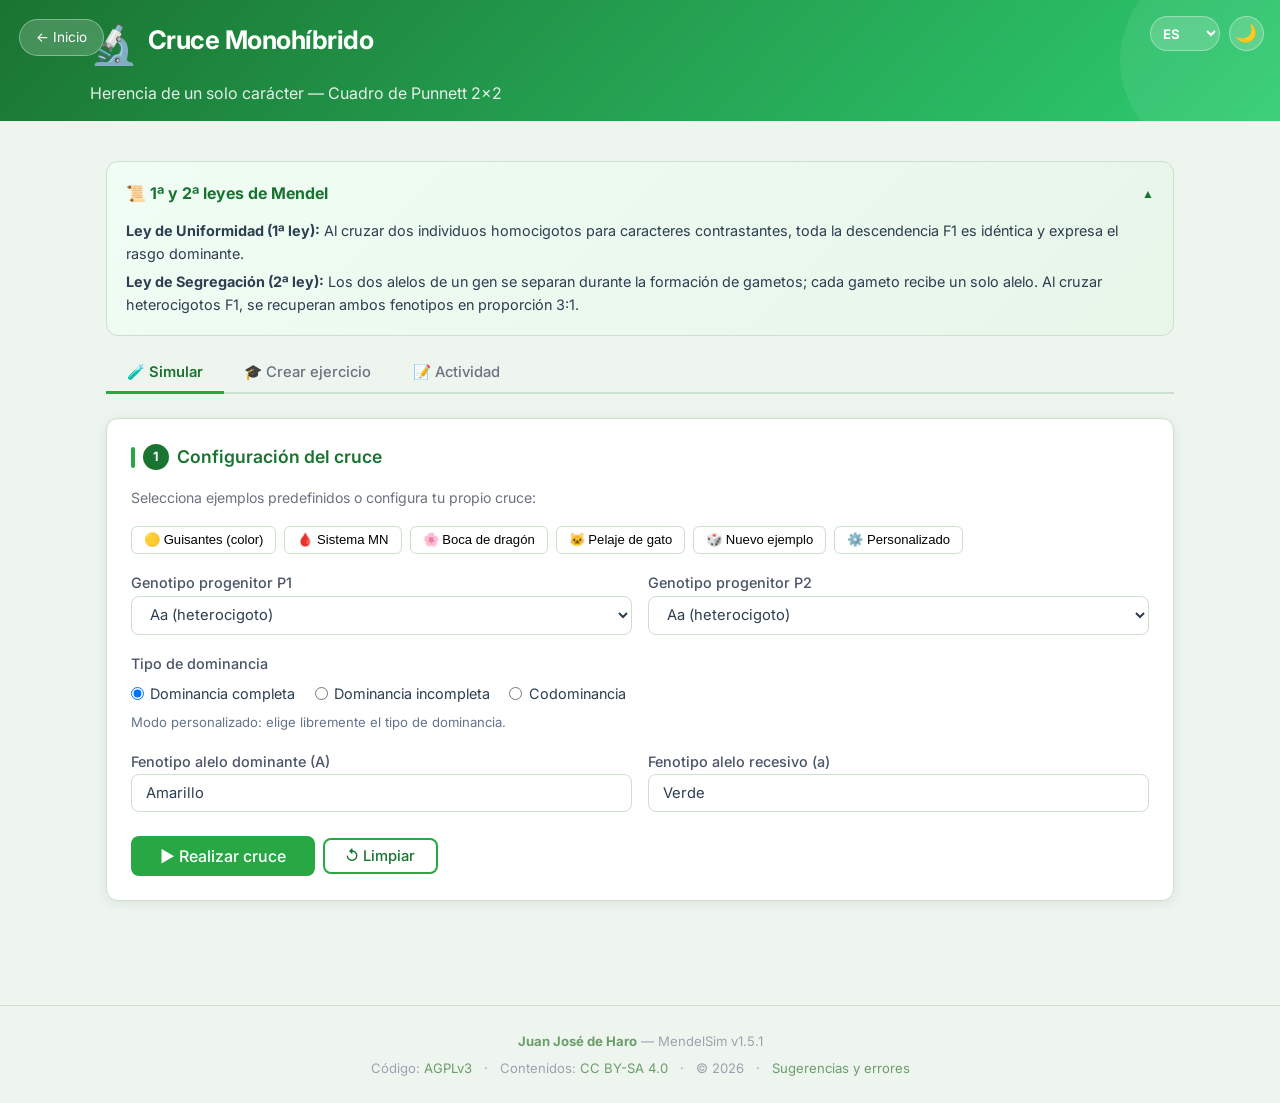
<file: modulos/monohibrido.html>
<!DOCTYPE html>
<html lang="es">
<head>
  <meta charset="UTF-8">
  <meta name="viewport" content="width=device-width, initial-scale=1.0">
  <title>Cruce Monohíbrido — MendelSim</title>
  <link rel="icon" type="image/svg+xml" href="../favicon.svg">
  <link rel="stylesheet" href="../css/style.css">
  <script src="../js/darkmode.js"></script>
  <script src="../js/collapsible-intro.js"></script>
  <style>
    .punnett-legend {
      display: flex;
      gap: 1rem;
      flex-wrap: wrap;
      margin-top: 0.75rem;
      font-size: 0.85rem;
    }
    .legend-item { display: flex; align-items: center; gap: 0.4rem; }
    .legend-swatch {
      width: 20px; height: 20px;
      border-radius: 4px;
      border: 1px solid rgba(0,0,0,0.1);
    }
    .preset-btn {
      padding: 0.35rem 0.75rem;
      border-radius: 6px;
      border: 1.5px solid var(--border);
      background: #fff;
      font-size: 0.82rem;
      cursor: pointer;
      transition: all 0.15s;
      white-space: nowrap;
    }
    .preset-btn:hover { border-color: var(--primary-light); background: #f0fdf4; }
    .presets-row { display: flex; gap: 0.5rem; flex-wrap: wrap; margin-bottom: 1rem; }
    #probabilityResult { font-size: 1rem; font-weight: 600; color: var(--primary); }
    .result-section { display: none; }
    .result-section.visible { display: block; }
    .radio-group.locked { opacity: 0.72; }
    .radio-group.locked label { cursor: not-allowed; }
    .dominance-note {
      margin: 0.45rem 0 0;
      font-size: 0.82rem;
      color: #64748b;
    }
    .ratio-equation {
      font-family: var(--mono);
      font-size: 1.1rem;
      font-weight: 700;
      color: var(--primary);
      padding: 0.6rem 1rem;
      background: #f0fdf4;
      border-radius: 8px;
      border: 1px solid var(--border);
      display: inline-block;
      margin: 0.5rem 0;
    }
    .law-box {
      background: linear-gradient(135deg, #f0fdf4, #e8f5e9);
      border: 1.5px solid var(--border);
      border-radius: var(--radius);
      padding: 1.2rem;
      margin: 1rem 0;
    }
    .law-title { font-weight: 700; color: var(--primary); font-size: 1rem; margin-bottom: 0.5rem; }
    .law-box p { font-size: 0.9rem; margin: 0.3rem 0 0; }
    .law-title { cursor: pointer; user-select: none; }
    .law-box-toggle { background: none; border: none; font-size: 0.75rem; color: var(--primary); cursor: pointer; padding: 0 0 0 0.5rem; line-height: 1; }
    .law-box { transition: padding 0.3s ease; }
    .law-box-body { overflow: hidden; transition: max-height 0.3s ease, opacity 0.3s ease; max-height: 200px; opacity: 1; }
    .law-box--collapsed { padding-top: 0.4rem !important; padding-bottom: 0.4rem !important; }
    .law-box--collapsed .law-title { margin-bottom: 0; }
    .law-box--collapsed .law-box-body { max-height: 0; opacity: 0; }
  </style>
</head>
<body>

<header class="header">
  <div class="header-content">
    <a href="../index.html" class="back-btn">← Inicio</a>
    <span class="logo">🔬</span>
    <h1>Cruce Monohíbrido</h1>
    <p>Herencia de un solo carácter — Cuadro de Punnett 2×2</p>
  </div>
  <div class="header-controls">
    <label class="language-control" for="languageSelect">
      <span id="languageLabel" class="sr-only">Idioma</span>
      <select id="languageSelect" aria-label="Idioma">
        <option value="es">ES</option>
        <option value="ca">CA</option>
        <option value="en">EN</option>
      </select>
    </label>
    <button id="darkToggle" class="dark-toggle" title="Modo oscuro">🌙</button>
  </div>
</header>

<div class="container">

  <!-- Leyes de Mendel -->
  <div class="law-box">
    <div class="law-title">📜 1.ª y 2.ª Leyes de Mendel</div>
    <p><strong>Ley de la Uniformidad (1.ª ley):</strong> Al cruzar dos individuos homocigotos para caracteres contrarios, toda la descendencia F1 es idéntica y expresa el carácter dominante.</p>
    <p><strong>Ley de la Segregación (2.ª ley):</strong> Los dos alelos de un gen se separan durante la formación de gametos; cada gameto recibe solo un alelo. Al cruzar heterocigotos F1 se recuperan ambos fenotipos en proporción 3:1.</p>
  </div>

  <div class="tabs">
    <button class="tab-btn active" data-tab="simular" onclick="MendelSimExercises.switchTab('simular', this)">🧪 Simular</button>
    <button class="tab-btn" data-tab="crear" onclick="MendelSimExercises.switchTab('crear', this)">🎓 Crear ejercicio</button>
    <button class="tab-btn" data-tab="alumno" id="studentTabBtn" onclick="MendelSimExercises.switchTab('alumno', this)">📝 Actividad</button>
  </div>

  <div id="tab-simular" class="tab-content active">

  <!-- ── Sección 1: Configuración ── -->
  <div class="card">
    <div class="card-title" id="configTitle"><span class="step-number">1</span> Configuración del cruce</div>

    <p id="configHint" style="font-size:0.88rem;color:#6b7280;margin-bottom:1rem;">
      Selecciona ejemplos predefinidos o configura tu propio cruce:
    </p>

    <div class="presets-row" id="presetsRow">
      <button class="preset-btn" onclick="loadPreset('guisantes')">🟡 Guisantes (color)</button>
      <button class="preset-btn" onclick="loadPreset('sangre')">🩸 Sistema MN</button>
      <button class="preset-btn" onclick="loadPreset('boca')">🌸 Boca de dragón</button>
      <button class="preset-btn" onclick="loadPreset('pelaje')">🐱 Pelaje de gato</button>
      <button class="preset-btn" onclick="loadRandomExample()">🎲 Nuevo ejemplo</button>
      <button class="preset-btn" onclick="enableCustomMode()">⚙️ Personalizado</button>
    </div>

    <div id="exampleInfo" class="alert alert-info" style="display:none;margin-bottom:1rem;">
      <span class="alert-icon">📌</span>
      <div id="exampleInfoText"></div>
    </div>

    <div class="form-row">
      <div class="form-group">
        <label for="p1Select">Genotipo Progenitor P1</label>
        <select id="p1Select" onchange="onGenoChange()">
          <option value="Aa">Aa (heterocigoto)</option>
          <option value="AA">AA (homocigoto dominante)</option>
          <option value="aa">aa (homocigoto recesivo)</option>
        </select>
      </div>
      <div class="form-group">
        <label for="p2Select">Genotipo Progenitor P2</label>
        <select id="p2Select" onchange="onGenoChange()">
          <option value="Aa">Aa (heterocigoto)</option>
          <option value="AA">AA (homocigoto dominante)</option>
          <option value="aa">aa (homocigoto recesivo)</option>
        </select>
      </div>
    </div>

    <div class="form-group">
      <label id="dominanceTypeLabel">Tipo de dominancia</label>
      <div class="radio-group" id="dominanceGroup">
        <label><input type="radio" name="dominance" value="complete" checked onchange="onDomChange()"> Dominancia completa</label>
        <label><input type="radio" name="dominance" value="incomplete" onchange="onDomChange()"> Dominancia incompleta</label>
        <label><input type="radio" name="dominance" value="codominance" onchange="onDomChange()"> Codominancia</label>
      </div>
      <p class="dominance-note" id="dominanceNote"></p>
    </div>

    <div class="form-row">
      <div class="form-group">
        <label for="traitDom" id="labelDom">Fenotipo alelo dominante (A)</label>
        <input type="text" id="traitDom" value="Amarillo" placeholder="Ej: Amarillo">
      </div>
      <div class="form-group">
        <label for="traitRec" id="labelRec">Fenotipo alelo recesivo (a)</label>
        <input type="text" id="traitRec" value="Verde" placeholder="Ej: Verde">
      </div>
      <div class="form-group" id="interGroup" style="display:none;">
        <label for="traitInter" id="labelInter">Fenotipo intermedio (Aa)</label>
        <input type="text" id="traitInter" value="Intermedio" placeholder="Ej: Rosa">
      </div>
    </div>

    <div class="btn-group" style="margin-top:0.5rem;">
      <button class="btn btn-primary btn-lg" onclick="realizarCruce()">▶ Realizar cruce</button>
      <button class="btn btn-outline" onclick="limpiar()">↺ Limpiar</button>
    </div>
  </div>

  <!-- ── Sección 2: Cuadro de Punnett ── -->
  <div class="card result-section" id="punnettSection">
    <div class="card-title"><span class="step-number">2</span> Cuadro de Punnett</div>

    <div class="alert alert-info">
      <span class="alert-icon">💡</span>
      <div>Cada celda muestra el genotipo de un posible descendiente. Las celdas aparecen una por una para que puedas seguir el proceso.</div>
    </div>

    <div class="punnett-wrap">
      <div class="punnett-grid mono" id="punnettGrid"></div>
    </div>

    <div id="phenoLegend" class="punnett-legend"></div>
  </div>

  <!-- ── Sección 3: Resultados ── -->
  <div class="card result-section" id="resultsSection">
    <div class="card-title"><span class="step-number">3</span> Resultados</div>

    <div style="display:flex;gap:1.5rem;flex-wrap:wrap;">
      <div style="flex:1;min-width:200px;">
        <div class="section-title">📊 Proporciones genotípicas</div>
        <div class="ratio-equation" id="genoRatioEq">—</div>
        <div id="genoRatioList"></div>
      </div>
      <div style="flex:1;min-width:200px;">
        <div class="section-title">🎨 Proporciones fenotípicas</div>
        <div class="ratio-equation" id="phenoRatioEq">—</div>
        <div id="phenoRatioList"></div>
      </div>
    </div>

    <hr class="divider">

    <div class="section-title">🎯 Calculadora de probabilidades</div>
    <div style="display:flex;gap:1rem;align-items:center;flex-wrap:wrap;">
      <div style="flex:1;min-width:180px;">
        <label>¿Cuál es la probabilidad de obtener...?</label>
        <select id="probSelect" style="margin-top:0.3rem;" onchange="calcProb()">
          <option value="">— Selecciona un fenotipo —</option>
        </select>
      </div>
      <div class="prob-display" id="probDisplay" style="min-width:140px;">
        <div class="prob-value" id="probValue">—</div>
        <div class="prob-fraction" id="probFraction"></div>
      </div>
    </div>
  </div>

  <!-- ── Sección 4: Comprensión ── -->
  <div class="card result-section" id="understandSection">
    <div class="card-title"><span class="step-number">4</span> Comprensión y autoevaluación</div>

    <div id="explanationText" class="alert alert-success" style="margin-bottom:1rem;">
      <span class="alert-icon">🔬</span>
      <div id="explanationContent"></div>
    </div>

    <div class="section-title">❓ Preguntas de repaso</div>
    <div id="qaList"></div>
  </div>

  </div>

  <div id="tab-crear" class="tab-content">
    <div class="card">
      <div class="card-title">🎓 Crear ejercicio monohíbrido</div>
      <div class="alert alert-info">
        <span class="alert-icon">📌</span>
        <div>Define el cruce, escribe el enunciado y genera una actividad para compartir con el alumnado.</div>
      </div>

      <div class="form-row">
        <div class="form-group" style="min-width:220px;">
          <label for="teacherExerciseTitle">Título del ejercicio</label>
          <input type="text" id="teacherExerciseTitle" placeholder="Ej: Flores rojas y blancas">
        </div>
      </div>

      <div class="form-group">
        <label for="teacherPrompt">Enunciado para el alumnado</label>
        <textarea id="teacherPrompt" rows="4" placeholder="Describe el cruce y qué debe calcular el alumnado..."></textarea>
      </div>

      <hr class="divider" style="margin:1rem 0;">

      <div class="form-row">
        <div class="form-group">
          <label for="teacherAlleleDom">Símbolo alelo dominante</label>
          <input type="text" id="teacherAlleleDom" value="A" maxlength="3" placeholder="A" oninput="updateTeacherMonoNotation()">
        </div>
        <div class="form-group">
          <label for="teacherAlleleRec">Símbolo alelo recesivo</label>
          <input type="text" id="teacherAlleleRec" value="a" maxlength="3" placeholder="a" oninput="updateTeacherMonoNotation()">
        </div>
      </div>

      <div class="form-row">
        <div class="form-group">
          <label for="teacherP1Select">Genotipo Progenitor P1</label>
          <select id="teacherP1Select" onchange="onTeacherMonoDominanceChange()">
            <option value="Aa">Aa (heterocigoto)</option>
            <option value="AA">AA (homocigoto dominante)</option>
            <option value="aa">aa (homocigoto recesivo)</option>
          </select>
        </div>
        <div class="form-group">
          <label for="teacherP2Select">Genotipo Progenitor P2</label>
          <select id="teacherP2Select" onchange="onTeacherMonoDominanceChange()">
            <option value="Aa">Aa (heterocigoto)</option>
            <option value="AA">AA (homocigoto dominante)</option>
            <option value="aa">aa (homocigoto recesivo)</option>
          </select>
        </div>
      </div>

      <div class="form-group">
        <label>Tipo de dominancia</label>
        <div class="radio-group">
          <label><input type="radio" name="teacherDominance" value="complete" checked onchange="onTeacherMonoDominanceChange()"> Dominancia completa</label>
          <label><input type="radio" name="teacherDominance" value="incomplete" onchange="onTeacherMonoDominanceChange()"> Dominancia incompleta</label>
          <label><input type="radio" name="teacherDominance" value="codominance" onchange="onTeacherMonoDominanceChange()"> Codominancia</label>
        </div>
      </div>

      <div class="form-row">
        <div class="form-group">
          <label for="teacherTraitDom" id="teacherLabelDom">Fenotipo alelo dominante (A)</label>
          <input type="text" id="teacherTraitDom" value="Amarillo" placeholder="Ej: Amarillo">
        </div>
        <div class="form-group">
          <label for="teacherTraitRec" id="teacherLabelRec">Fenotipo alelo recesivo (a)</label>
          <input type="text" id="teacherTraitRec" value="Verde" placeholder="Ej: Verde">
        </div>
        <div class="form-group" id="teacherInterGroup" style="display:none;">
          <label for="teacherTraitInter" id="teacherLabelInter">Fenotipo heterocigoto Aa</label>
          <input type="text" id="teacherTraitInter" value="Intermedio" placeholder="Ej: Rosa">
        </div>
      </div>

      <label class="form-group" style="display:flex;gap:0.5rem;align-items:center;">
        <input type="checkbox" id="teacherAllowAutoCheck" checked>
        <span>Permitir autocorrección al alumnado</span>
      </label>

      <div class="btn-group" style="margin-top:0.75rem;">
        <button class="btn btn-primary" onclick="previewMonoExercise()">🔍 Previsualizar actividad</button>
        <button class="btn btn-outline" onclick="copyMonoStudentURL()">🔗 Compartir con alumnado</button>
        <button class="btn btn-outline" onclick="saveMonoExercise('teacher')">💾 Guardar editable</button>
        <button class="btn btn-outline" onclick="saveMonoExercise('student')">🎓 Guardar alumno</button>
        <button class="btn btn-outline" onclick="document.getElementById('monoExerciseFile').click()">📂 Cargar actividad</button>
        <input type="file" id="monoExerciseFile" accept=".json,application/json" style="display:none;" onchange="loadMonoExerciseFile(event)">
        <button class="btn btn-outline" onclick="limpiarCrear()">↺ Limpiar</button>
      </div>
      <div id="teacherExerciseStatus" class="exercise-status" aria-live="polite"></div>
    </div>
  </div>

  <div id="tab-alumno" class="tab-content">
    <div class="card">
      <div class="card-title" id="studentExerciseTitle">Actividad monohíbrida</div>
      <div id="studentExercisePrompt" class="alert alert-info" style="display:none;">
        <span class="alert-icon">📖</span>
        <div id="studentExercisePromptText"></div>
      </div>
      <div class="student-meta" id="studentExerciseMeta"></div>
    </div>

    <div class="card">
      <div class="card-title">✍️ Respuesta del alumno</div>
      <div class="form-row">
        <div class="form-group" style="min-width:220px;">
          <label for="studentName">Nombre</label>
          <input type="text" id="studentName" placeholder="Nombre y apellidos" oninput="MendelSimExercises.updateExportButtons()">
        </div>
      </div>
      <div id="studentAnswerSections"></div>
      <div class="form-group" style="margin-top:1rem;">
        <label for="studentJustification">Justificación</label>
        <textarea id="studentJustification" rows="3" placeholder="Explica cómo has obtenido las proporciones..."></textarea>
      </div>
      <div class="btn-group">
        <button class="btn btn-primary" id="studentCheckBtn" onclick="checkMonoStudentAnswers()">✅ Comprobar</button>
        <button class="btn btn-outline" onclick="document.getElementById('monoStudentExerciseFile').click()">📂 Cargar actividad</button>
        <button class="btn btn-outline student-export-btn" onclick="downloadMonoStudentAnswers()">💾 Descargar respuestas</button>
        <button class="btn btn-outline student-export-btn" onclick="copyMonoStudentAnswers()">📋 Copiar respuestas</button>
        <button class="btn btn-outline student-export-btn" id="studentPrintBtn" onclick="MendelSimExercises.printStudentAnswers(currentMonoActivity, currentMonoSolution)">🖨 Imprimir PDF</button>
        <button class="btn btn-outline student-export-btn" id="studentShareUrlBtn" onclick="shareMonoStudentAnswerURL()">🔗 Compartir como URL</button>
        <input type="file" id="monoStudentExerciseFile" accept=".json,application/json" style="display:none;" onchange="loadMonoExerciseFile(event)">
      </div>
      <div id="studentAutoCheckNote" class="exercise-status"></div>
      <div id="studentFeedback" class="alert student-feedback"></div>
    </div>
  </div>

</div>

<footer>
  <div>
    <strong><a href="https://bilateria.org" target="_blank" rel="noopener">Juan José de Haro</a></strong> &mdash; MendelSim v1.5.1
  </div>
  <div style="margin-top:0.3rem">
    Código: <a href="https://www.gnu.org/licenses/agpl-3.0.html" target="_blank" rel="noopener">AGPLv3</a>
    &nbsp;&nbsp;·&nbsp;&nbsp;
    Contenidos: <a href="https://creativecommons.org/licenses/by-sa/4.0/" target="_blank" rel="noopener">CC BY-SA 4.0</a>
    &nbsp;&nbsp;·&nbsp;&nbsp;
    &copy; 2026
    &nbsp;&nbsp;·&nbsp;&nbsp;
    <a href="https://github.com/mendelsim/mendelsim.github.io/issues" target="_blank" rel="noopener">Sugerencias y errores</a>
  </div>
</footer>

<script src="../js/genetics.js"></script>
<script src="../js/i18n.js"></script>
<script src="../js/monohibrido-content-es.js"></script>
<script src="../js/monohibrido-content-ca.js"></script>
<script src="../js/monohibrido-content-en.js"></script>
<script src="../js/exercise-mode.js"></script>
<script src="../js/json-launcher.js"></script>
<script src="../js/button-tooltips.js"></script>
<script>
// ── State ────────────────────────────────────────────────────
let currentPunnett = [];
let currentPhenoRatios = [];
let currentGenoRatios = [];

const MONOHYBRID_CONTENT = window.MONOHYBRID_CONTENT || {};
const DOMINANCE_LABELS = MONOHYBRID_CONTENT.dominanceLabels || {};
const PRESETS = MONOHYBRID_CONTENT.presets || {};
const RANDOM_TRAITS = MONOHYBRID_CONTENT.randomTraits || {};
const RANDOM_CROSSES = MONOHYBRID_CONTENT.randomCrosses || [];
const MONOHYBRID_MESSAGES = MONOHYBRID_CONTENT.messages || {};
const MONOHYBRID_UI = MONOHYBRID_CONTENT.ui || {};

function formatContentText(template, params = {}) {
  return String(template || '').replace(/\{([A-Za-z0-9_]+)\}/g, (match, key) => (
    Object.prototype.hasOwnProperty.call(params, key) ? params[key] : match
  ));
}

function uiText(key, fallback, params = {}) {
  return formatContentText(MONOHYBRID_UI[key] || fallback, params);
}

function setText(selector, text) {
  const el = document.querySelector(selector);
  if (el) el.textContent = text;
}

function setHTML(selector, html) {
  const el = document.querySelector(selector);
  if (el) el.innerHTML = html;
}

function setAttr(selector, attr, value) {
  const el = document.querySelector(selector);
  if (el) el.setAttribute(attr, value);
}

function initLanguageSelector() {
  const select = document.getElementById('languageSelect');
  if (!select || !window.MendelSimI18n) return;
  const locale = MendelSimI18n.getLocale();
  select.value = ['ca', 'en'].includes(locale) ? locale : 'es';
  select.addEventListener('change', () => {
    const nextLocale = select.value;
    MendelSimI18n.setLocale(nextLocale);
    const url = new URL(window.location.href);
    if (nextLocale !== 'es') {
      url.searchParams.set('lang', nextLocale);
    } else {
      url.searchParams.delete('lang');
    }
    window.location.href = `${url.pathname}${url.search}${url.hash}`;
  });
}

function applyLocaleToStaticPage() {
  const locale = window.MendelSimI18n?.getLocale() || 'es';
  document.documentElement.lang = locale;
  document.title = uiText('pageTitle', document.title);
  setText('.back-btn', uiText('back', '← Inicio'));
  setText('.header h1', uiText('heading', 'Cruce monohíbrido'));
  setText('.header p', uiText('subtitle', 'Herencia de un solo carácter — Cuadro de Punnett 2×2'));
  setAttr('#darkToggle', 'title', uiText('darkToggle', 'Modo oscuro'));
  setText('#languageLabel', window.t ? window.t('language.label', 'Idioma') : 'Idioma');
  setAttr('#languageSelect', 'aria-label', window.t ? window.t('language.ariaLabel', 'Selecciona el idioma') : 'Selecciona el idioma');
  setText('.law-title', uiText('lawTitle', '📜 1.ª y 2.ª Leyes de Mendel'));
  const lawParagraphs = document.querySelectorAll('.law-box p');
  if (lawParagraphs[0]) lawParagraphs[0].innerHTML = uiText('lawUniformity', lawParagraphs[0].innerHTML);
  if (lawParagraphs[1]) lawParagraphs[1].innerHTML = uiText('lawSegregation', lawParagraphs[1].innerHTML);
  setHTML('#configTitle', `<span class="step-number">1</span> ${uiText('configTitleText', 'Configuración del cruce')}`);
  setText('#configHint', uiText('configHint', 'Selecciona ejemplos predefinidos o configura tu propio cruce:'));
  const presetButtons = document.querySelectorAll('#presetsRow .preset-btn');
  ['presetPeas','presetBlood','presetSnapdragon','presetCoat','randomExample','custom'].forEach((key, index) => {
    if (presetButtons[index]) presetButtons[index].textContent = uiText(key, presetButtons[index].textContent);
  });
  setText('label[for="p1Select"]', uiText('p1', 'Genotipo Progenitor P1'));
  setText('label[for="p2Select"]', uiText('p2', 'Genotipo Progenitor P2'));
  document.querySelectorAll('#p1Select option, #p2Select option').forEach(opt => {
    if (opt.value === 'Aa') opt.textContent = uiText('heterozygous', 'Aa (heterocigoto)');
    if (opt.value === 'AA') opt.textContent = uiText('homoDom', 'AA (homocigoto dominante)');
    if (opt.value === 'aa') opt.textContent = uiText('homoRec', 'aa (homocigoto recesivo)');
  });
  setText('#dominanceTypeLabel', uiText('dominanceType', 'Tipo de dominancia'));
  const dominanceLabels = document.querySelectorAll('#dominanceGroup label');
  [uiText('complete', 'Dominancia completa'), uiText('incomplete', 'Dominancia incompleta'), uiText('codominance', 'Codominancia')].forEach((text, index) => {
    const label = dominanceLabels[index];
    const input = label?.querySelector('input');
    if (label) {
      label.textContent = ' ' + text;
      if (input) label.prepend(input);
    }
  });
  setText('label[for="traitDom"]', uiText('alleleDom', 'Fenotipo alelo dominante (A)'));
  setAttr('#traitDom', 'placeholder', uiText('traitDomPlaceholder', 'Ej: Amarillo'));
  if (document.getElementById('traitDom').value === 'Amarillo') {
    document.getElementById('traitDom').value = uiText('dominantFallback', 'Amarillo');
  }

  setText('label[for="traitRec"]', uiText('alleleRec', 'Fenotipo alelo recesivo (a)'));
  setAttr('#traitRec', 'placeholder', uiText('traitRecPlaceholder', 'Ej: Verde'));
  if (document.getElementById('traitRec').value === 'Verde') {
    document.getElementById('traitRec').value = uiText('recessiveFallback', 'Verde');
  }

  setText('label[for="traitInter"]', uiText('inter', 'Fenotipo intermedio (Aa)'));
  setAttr('#traitInter', 'placeholder', uiText('interPlaceholder', 'Ej: Rosa'));
  if (document.getElementById('traitInter').value === 'Intermedio') {
    document.getElementById('traitInter').value = uiText('intermediateFallback', 'Intermedio');
  }

  setText('.btn-group .btn-primary', uiText('run', '▶ Realizar cruce'));
  setText('.btn-group .btn-outline', uiText('clear', '↺ Limpiar'));
  setHTML('#punnettSection .card-title', `<span class="step-number">2</span> ${uiText('punnettTitleText', 'Cuadro de Punnett')}`);
  setHTML('#punnettSection .alert div', uiText('punnettHint', 'Cada celda muestra el genotipo de un posible descendiente. Las celdas aparecen una por una para que puedas seguir el proceso.'));
  setHTML('#resultsSection .card-title', `<span class="step-number">3</span> ${uiText('resultsTitleText', 'Resultados')}`);
  const resultTitles = document.querySelectorAll('#resultsSection .section-title');
  if (resultTitles[0]) resultTitles[0].textContent = uiText('genoRatios', '📊 Proporciones genotípicas');
  if (resultTitles[1]) resultTitles[1].textContent = uiText('phenoRatios', '🎨 Proporciones fenotípicas');
  if (resultTitles[2]) resultTitles[2].textContent = uiText('probabilityTitle', '🎯 Calculadora de probabilidades');
  setText('label[for="probSelect"]', uiText('probabilityQuestion', '¿Cuál es la probabilidad de obtener...?'));
  setHTML('#understandSection .card-title', `<span class="step-number">4</span> ${uiText('understandingTitleText', 'Comprensión y autoevaluación')}`);
  setText('#understandSection .section-title', uiText('reviewQuestions', '❓ Preguntas de repaso'));
  setText('[data-tab="simular"]', uiText('tabSimulate', '🧪 Simular'));
  setText('[data-tab="crear"]', uiText('tabCreate', '🎓 Crear ejercicio'));
  setText('[data-tab="alumno"]', uiText('tabActivity', '📝 Actividad'));
  setText('#tab-crear .card-title', uiText('teacherCardTitle', '🎓 Crear ejercicio monohíbrido'));
  setHTML('#tab-crear .alert div', uiText('teacherCardAlert', 'Define el cruce, escribe el enunciado y genera una actividad para compartir con el alumnado.'));
  setText('label[for="teacherExerciseTitle"]', uiText('teacherExerciseTitleLabel', 'Título del ejercicio'));
  setAttr('#teacherExerciseTitle', 'placeholder', uiText('teacherExerciseTitlePlaceholder', 'Ej: Flores rojas y blancas'));
  setText('label[for="teacherPrompt"]', uiText('teacherPromptLabel', 'Enunciado para el alumnado'));
  setAttr('#teacherPrompt', 'placeholder', uiText('teacherPromptPlaceholder', 'Describe el cruce y qué debe calcular el alumnado...'));
  setText('label[for="teacherAlleleDom"]', uiText('teacherAlleleDomLabel', 'Símbolo alelo dominante'));
  setText('label[for="teacherAlleleRec"]', uiText('teacherAlleleRecLabel', 'Símbolo alelo recesivo'));
  setText('label[for="teacherP1Select"]', uiText('teacherP1Label', 'Genotipo Progenitor P1'));
  setText('label[for="teacherP2Select"]', uiText('teacherP2Label', 'Genotipo Progenitor P2'));
  document.querySelectorAll('#teacherP1Select option, #teacherP2Select option').forEach(opt => {
    if (opt.value === 'Aa') opt.textContent = uiText('teacherHeterozygous', 'Aa (heterocigoto)');
    if (opt.value === 'AA') opt.textContent = uiText('teacherHomoDom', 'AA (homocigoto dominante)');
    if (opt.value === 'aa') opt.textContent = uiText('teacherHomoRec', 'aa (homocigoto recesivo)');
  });
  document.querySelectorAll('label:has(input[name="teacherDominance"])').forEach((label, index) => {
    const input = label.querySelector('input');
    const texts = [uiText('complete', 'Dominancia completa'), uiText('incomplete', 'Dominancia incompleta'), uiText('codominance', 'Codominancia')];
    label.textContent = ' ' + (texts[index] || '');
    if (input) label.prepend(input);
  });
  setText('#teacherLabelDom', uiText('teacherLabelDom', 'Fenotipo alelo dominante (A)'));
  setText('#teacherLabelRec', uiText('teacherLabelRec', 'Fenotipo alelo recesivo (a)'));
  setText('#teacherLabelInter', uiText('teacherLabelInter', 'Fenotipo heterocigoto Aa'));
  setText('#teacherAllowAutoCheck + span', uiText('teacherAutoCheck', 'Permitir autocorrección al alumnado'));
  const tBtns = document.querySelectorAll('#tab-crear .btn-group .btn');
  if (tBtns[0]) tBtns[0].textContent = uiText('teacherBtnPreview', '🔍 Previsualizar actividad');
  if (tBtns[1]) tBtns[1].textContent = uiText('teacherBtnShare', '🔗 Compartir con alumnado');
  if (tBtns[2]) tBtns[2].textContent = uiText('teacherBtnSaveTeacher', '💾 Guardar editable');
  if (tBtns[3]) tBtns[3].textContent = uiText('teacherBtnSaveStudent', '🎓 Guardar alumno');
  if (tBtns[4]) tBtns[4].textContent = uiText('teacherBtnLoad', '📂 Cargar actividad');
  setText('#studentExerciseTitle', uiText('studentExerciseTitle', 'Actividad monohíbrida'));
  setText('#tab-alumno .card:last-child .card-title', uiText('studentAnswerCardTitle', '✍️ Respuesta del alumno'));
  setText('label[for="studentName"]', uiText('studentNameLabel', 'Nombre'));
  setAttr('#studentName', 'placeholder', uiText('studentNamePlaceholder', 'Nombre y apellidos'));
  setText('label[for="studentJustification"]', uiText('studentJustificationLabel', 'Justificación'));
  setAttr('#studentJustification', 'placeholder', uiText('studentJustificationPlaceholder', 'Explica cómo has obtenido las proporciones...'));
  const sBtns = document.querySelectorAll('#tab-alumno .btn-group .btn');
  if (sBtns[0]) sBtns[0].textContent = uiText('studentBtnCheck', '✅ Comprobar');
  if (sBtns[1]) sBtns[1].textContent = uiText('studentBtnLoad', '📂 Cargar actividad');
  if (sBtns[2]) sBtns[2].textContent = uiText('studentBtnDownload', '💾 Descargar respuestas');
  if (sBtns[3]) sBtns[3].textContent = uiText('studentBtnCopy', '📋 Copiar respuestas');
  if (sBtns[4]) sBtns[4].textContent = uiText('studentBtnPrint', '🖨 Imprimir PDF');
  if (sBtns[5]) sBtns[5].textContent = uiText('studentBtnShareUrl', '🔗 Compartir como URL');
  const footer = document.querySelector('footer div:last-child');
  if (footer) {
    footer.innerHTML = `
    ${uiText('footerCode', 'Código')}: <a href="https://www.gnu.org/licenses/agpl-3.0.html" target="_blank" rel="noopener">AGPLv3</a>
    &nbsp;&nbsp;·&nbsp;&nbsp;
    ${uiText('footerContent', 'Contenidos')}: <a href="https://creativecommons.org/licenses/by-sa/4.0/" target="_blank" rel="noopener">CC BY-SA 4.0</a>
    &nbsp;&nbsp;·&nbsp;&nbsp;
    &copy; 2026
    &nbsp;&nbsp;·&nbsp;&nbsp;
    <a href="https://github.com/mendelsim/mendelsim.github.io/issues" target="_blank" rel="noopener">${uiText('footerIssues', 'Sugerencias y errores')}</a>
  `;
  }
}

function pickRandom(items) {
  return items[Math.floor(Math.random() * items.length)];
}

function escapeHTML(text) {
  return String(text || '').replace(/[&<>"']/g, ch => ({
    '&': '&amp;', '<': '&lt;', '>': '&gt;', '"': '&quot;', "'": '&#039;'
  }[ch]));
}

function formatAlleleNotationHTML(text) {
  return escapeHTML(text).replace(/([A-Za-z])\^([A-Za-z0-9]+)/g, '$1<sup>$2</sup>');
}

function setExampleInfo(text) {
  const box = document.getElementById('exampleInfo');
  const content = document.getElementById('exampleInfoText');
  if (!text) {
    box.style.display = 'none';
    content.innerHTML = '';
    return;
  }
  box.style.display = '';
  content.innerHTML = formatAlleleNotationHTML(text);
}

function selectedDominanceLabel() {
  const value = document.querySelector('input[name="dominance"]:checked')?.value || 'complete';
  return DOMINANCE_LABELS[value] || value;
}

function setDominanceLocked(locked, message = '') {
  const group = document.getElementById('dominanceGroup');
  const note = document.getElementById('dominanceNote');
  group.classList.toggle('locked', locked);
  document.querySelectorAll('input[name="dominance"]').forEach(r => {
    r.disabled = locked;
  });
  note.textContent = locked
    ? (message || `Tipo fijado por el ejemplo: ${selectedDominanceLabel()}.`)
    : uiText('customUnlocked', 'Modo personalizado: puedes elegir libremente el tipo de dominancia.');
}

function enableCustomMode() {
  setDominanceLocked(false);
  setExampleInfo(MONOHYBRID_MESSAGES.customMode);
}

function loadPreset(name) {
  const p = PRESETS[name];
  if (!p) return;
  document.getElementById('p1Select').value = p.p1;
  document.getElementById('p2Select').value = p.p2;
  document.querySelectorAll('input[name="dominance"]').forEach(r => {
    r.checked = (r.value === p.dominance);
  });
  document.getElementById('traitDom').value  = p.dom;
  document.getElementById('traitRec').value  = p.rec;
  document.getElementById('traitInter').value = p.inter || uiText('intermediateFallback', 'Intermedio');
  setExampleInfo(p.description);
  onDomChange();
  setDominanceLocked(true, formatContentText(MONOHYBRID_MESSAGES.presetLocked, {
    dominance: DOMINANCE_LABELS[p.dominance]
  }));
  realizarCruce();
}

function loadRandomExample() {
  const dominance = pickRandom(['complete', 'complete', 'incomplete', 'codominance']);
  const trait = pickRandom(RANDOM_TRAITS[dominance]);
  const [p1, p2] = pickRandom(RANDOM_CROSSES);

  document.getElementById('p1Select').value = p1;
  document.getElementById('p2Select').value = p2;
  document.querySelectorAll('input[name="dominance"]').forEach(r => {
    r.checked = (r.value === dominance);
  });
  document.getElementById('traitDom').value = trait.dom;
  document.getElementById('traitRec').value = trait.rec;
  document.getElementById('traitInter').value = trait.inter || uiText('intermediateFallback', 'Intermedio');
  setExampleInfo(formatContentText(MONOHYBRID_MESSAGES.generatedExample, {
    description: trait.description,
    p1,
    p2
  }));
  onDomChange();
  setDominanceLocked(true, formatContentText(MONOHYBRID_MESSAGES.randomLocked, {
    dominance: DOMINANCE_LABELS[dominance]
  }));
  realizarCruce();
}

function onGenoChange() {}
function onDomChange() {
  const dom = document.querySelector('input[name="dominance"]:checked').value;
  const interGroup = document.getElementById('interGroup');
  const labelDom   = document.getElementById('labelDom');
  const labelRec   = document.getElementById('labelRec');
  const labelInter = document.getElementById('labelInter');
  if (dom === 'incomplete') {
    interGroup.style.display = '';
    labelDom.textContent = uiText('homoAA', 'Fenotipo homocigoto AA');
    labelRec.textContent = uiText('homoaa', 'Fenotipo homocigoto aa');
    labelInter.textContent = uiText('heteroAa', 'Fenotipo heterocigoto Aa');
    document.getElementById('traitInter').placeholder = uiText('interPlaceholder', 'Ej: Rosa');
  } else if (dom === 'codominance') {
    interGroup.style.display = '';
    labelDom.textContent = uiText('homoAA', 'Fenotipo homocigoto AA');
    labelRec.textContent = uiText('homoaa', 'Fenotipo homocigoto aa');
    labelInter.textContent = uiText('heteroAa', 'Fenotipo heterocigoto Aa');
    document.getElementById('traitInter').placeholder = uiText('codominancePlaceholder', 'Ej: Grupo AB');
  } else {
    interGroup.style.display = 'none';
    labelDom.textContent = uiText('alleleDom', 'Fenotipo alelo dominante (A)');
    labelRec.textContent = uiText('alleleRec', 'Fenotipo alelo recesivo (a)');
    labelInter.textContent = uiText('inter', 'Fenotipo intermedio (Aa)');
  }
}

// ── Main cross function ──────────────────────────────────────
function realizarCruce() {
  const p1str = document.getElementById('p1Select').value;
  const p2str = document.getElementById('p2Select').value;
  const dominance = document.querySelector('input[name="dominance"]:checked').value;
  const traitNames = {
    dominant:     document.getElementById('traitDom').value  || uiText('dominantFallback', 'Dominante'),
    recessive:    document.getElementById('traitRec').value  || uiText('recessiveFallback', 'Recesivo'),
    intermediate: document.getElementById('traitInter').value || uiText('intermediateFallback', 'Intermedio'),
  };

  const loci1 = Genetics.parseGenotype(p1str);
  const loci2 = Genetics.parseGenotype(p2str);
  const gametes1 = Genetics.generateGametes(loci1);
  const gametes2 = Genetics.generateGametes(loci2);

  currentPunnett = Genetics.buildPunnett(gametes1, gametes2);
  const flat = currentPunnett.flat();

  currentGenoRatios  = Genetics.genotypeRatios(flat);
  currentPhenoRatios = Genetics.phenotypeRatios(flat, dominance, traitNames);

  renderPunnett(gametes1, gametes2, currentPunnett, dominance, traitNames);
  renderResults(currentGenoRatios, currentPhenoRatios, traitNames, dominance);
  renderUnderstanding(p1str, p2str, dominance, traitNames, currentPhenoRatios);

  // Show result sections
  ['punnettSection','resultsSection','understandSection'].forEach(id => {
    document.getElementById(id).classList.add('visible');
  });
}

// ── Punnett rendering ────────────────────────────────────────
const PHENO_COLORS = {
  'pheno-dom':   '#d1fae5',
  'pheno-rec':   '#fee2e2',
  'pheno-inter': '#fef3c7',
  'pheno-ab':    '#fce7f3',
  'pheno-a':     '#dbeafe',
  'pheno-b':     '#ede9fe',
};

function getPhenoClass(genotype, dominance) {
  const pheno = Genetics.getPhenotype(genotype, dominance);
  if (pheno === 'dom')   return 'pheno-dom';
  if (pheno === 'rec')   return 'pheno-rec';
  if (pheno === 'inter') return 'pheno-inter';
  if (pheno === 'AB')    return 'pheno-ab';
  return 'pheno-dom';
}

function renderPunnett(gametes1, gametes2, punnett, dominance, traitNames) {
  const grid = document.getElementById('punnettGrid');
  grid.innerHTML = '';

  const n1 = gametes1.length; // rows
  const n2 = gametes2.length; // cols

  // Set grid columns: 1 header + n2 data columns
  grid.style.gridTemplateColumns = `60px repeat(${n2}, 80px)`;

  // Top-left corner cell
  const corner = makeCell('', 'header-cell corner');
  grid.appendChild(corner);

  // Column headers (gametes2)
  for (const g of gametes2) {
    grid.appendChild(makeCell(g, 'header-cell'));
  }

  // Rows
  const resultCells = [];
  for (let i = 0; i < n1; i++) {
    // Row header (gametes1[i])
    grid.appendChild(makeCell(gametes1[i], 'row-header'));

    // Data cells
    for (let j = 0; j < n2; j++) {
      const geno = punnett[i][j];
      const phenoClass = getPhenoClass(geno, dominance);
      const cell = makeCell(geno, `result ${phenoClass}`);
      grid.appendChild(cell);
      resultCells.push(cell);
    }
  }

  // Animate cells one by one
  resultCells.forEach((cell, idx) => {
    setTimeout(() => {
      cell.classList.add('show');
    }, 150 + idx * 180);
  });

  // Build legend
  buildPhenoLegend(dominance, traitNames);
}

function makeCell(text, classes) {
  const div = document.createElement('div');
  div.className = 'punnett-cell ' + classes;
  div.textContent = text;
  return div;
}

function buildPhenoLegend(dominance, traitNames) {
  const legend = document.getElementById('phenoLegend');
  legend.innerHTML = `<strong style="font-size:0.85rem;color:#374151;margin-right:0.5rem;">${uiText('legend', 'Leyenda:')}</strong>`;
  const items = [
    { cls: 'pheno-dom',   label: traitNames.dominant,     show: true },
    { cls: 'pheno-rec',   label: traitNames.recessive,    show: true },
    { cls: 'pheno-inter', label: traitNames.intermediate, show: dominance === 'incomplete' },
    { cls: 'pheno-ab',    label: traitNames.intermediate || `${traitNames.dominant} + ${traitNames.recessive}`, show: dominance === 'codominance' },
  ];
  for (const item of items) {
    if (!item.show || !item.label) continue;
    const el = document.createElement('div');
    el.className = 'legend-item';
    el.innerHTML = `<div class="legend-swatch" style="background:${PHENO_COLORS[item.cls] || '#eee'}"></div><span>${item.label}</span>`;
    legend.appendChild(el);
  }
}

// ── Results rendering ────────────────────────────────────────
function renderResults(genoRatios, phenoRatios, traitNames, dominance) {
  // Genotypic ratios
  const genoEq = document.getElementById('genoRatioEq');
  genoEq.textContent = buildRatioEq(genoRatios, r => r.genotype);
  const genoList = document.getElementById('genoRatioList');
  genoList.innerHTML = '';
  for (const r of genoRatios) {
    const pct = r.percent;
    genoList.innerHTML += `
      <div class="ratio-bar-wrap">
        <div class="ratio-bar-label">
          <span><code>${r.genotype}</code></span>
          <span>${pct}%</span>
        </div>
        <div class="ratio-bar">
          <div class="ratio-bar-fill ratio-fill-${genoRatios.indexOf(r)+1}" style="width:${pct}%">${pct >= 15 ? pct+'%' : ''}</div>
        </div>
      </div>`;
  }

  // Phenotypic ratios
  const phenoEq = document.getElementById('phenoRatioEq');
  phenoEq.textContent = buildRatioEq(phenoRatios, r => r.label);
  const phenoList = document.getElementById('phenoRatioList');
  phenoList.innerHTML = '';
  for (const r of phenoRatios) {
    const pct = r.percent;
    phenoList.innerHTML += `
      <div class="ratio-bar-wrap">
        <div class="ratio-bar-label">
          <span style="color:${r.textColor || '#374151'}"><strong>${r.label}</strong></span>
          <span>${pct}%</span>
        </div>
        <div class="ratio-bar">
          <div class="ratio-bar-fill" style="width:${pct}%;background:${r.textColor || 'var(--primary-light)'};">${pct >= 15 ? pct+'%' : ''}</div>
        </div>
      </div>`;
  }

  // Probability calculator
  const probSelect = document.getElementById('probSelect');
  probSelect.innerHTML = `<option value="">${uiText('probabilityPlaceholder', '— Selecciona un fenotipo —')}</option>`;
  for (const r of phenoRatios) {
    const opt = document.createElement('option');
    opt.value = r.percent;
    opt.textContent = r.label;
    opt.dataset.fraction = Genetics.fractionToRatio(r.fraction);
    probSelect.appendChild(opt);
  }
  document.getElementById('probValue').textContent = '—';
  document.getElementById('probFraction').textContent = '';
}

function buildRatioEq(ratios, labelFn) {
  const counts = ratios.map(r => r.count);
  const gcd = counts.reduce((a, b) => { while(b){[a,b]=[b,a%b];} return a; });
  return ratios.map(r => `${r.count/gcd} ${labelFn(r)}`).join(' : ');
}

function calcProb() {
  const sel = document.getElementById('probSelect');
  const opt = sel.options[sel.selectedIndex];
  if (!opt || !opt.value) return;
  document.getElementById('probValue').textContent = opt.value + '%';
  document.getElementById('probFraction').textContent = `${uiText('proportion', 'Proporción')}: ${opt.dataset.fraction}`;
}

// ── Understanding section ────────────────────────────────────
function renderUnderstanding(p1, p2, dominance, traitNames, phenoRatios) {
  const domName = DOMINANCE_LABELS[dominance] || { complete: 'dominancia completa', incomplete: 'dominancia incompleta', codominance: 'codominancia' }[dominance];
  let explanation = uiText('explanationStart', `El cruce <strong>${p1} × ${p2}</strong> con <strong>${domName}</strong> produce los resultados mostrados. `, { p1, p2, dominance: domName });

  if (phenoRatios.length === 1) {
    explanation += uiText('explanationOne', `Todos los descendientes presentan el mismo fenotipo: <strong>${phenoRatios[0].label}</strong>.`, { label: phenoRatios[0].label });
  } else if (phenoRatios.length === 2) {
    const r = phenoRatios;
    explanation += uiText('explanationTwo', `Se obtienen dos fenotipos distintos en proporción <strong>${r[0].count}:${r[1].count}</strong> (${r[0].label} : ${r[1].label}).`, {
      a: r[0].count, b: r[1].count, labelA: r[0].label, labelB: r[1].label
    });
  } else {
    explanation += uiText('explanationMany', `Se obtienen <strong>${phenoRatios.length} fenotipos</strong> distintos en las proporciones indicadas.`, { count: phenoRatios.length });
  }

  if (dominance === 'incomplete') {
    explanation += uiText('incompleteExplanation', ' La dominancia incompleta produce un fenotipo intermedio en los heterocigotos, ya que ningún alelo "domina" completamente al otro.');
  } else if (dominance === 'codominance') {
    explanation += uiText('codominanceExplanation', ' En la codominancia, ambos alelos se expresan simultáneamente y de forma independiente en el fenotipo del heterocigoto.');
  }

  document.getElementById('explanationContent').innerHTML = explanation;

  // Q&A
  const qa = [
    {
      q: uiText('qDominant', '¿Qué significa que un alelo sea dominante?'),
      a: uiText('aDominant', 'Un alelo es dominante cuando se expresa en el fenotipo aunque solo esté presente en una copia (heterocigoto). El alelo recesivo solo se expresa cuando está en doble copia (homocigoto recesivo).')
    },
    {
      q: uiText('qProportion', `¿Por qué se obtiene la proporción ${phenoRatios.map(r=>r.percent+'%').join(' / ')}?`, { ratio: phenoRatios.map(r=>r.percent+'%').join(' / ') }),
      a: uiText('aProportion', `En el cruce ${p1} × ${p2}, los gametos posibles se combinan al azar. Cada cuadrícula del cuadro de Punnett representa una combinación igualmente probable. Las ${currentPunnett.flat().length} casillas representan el total de combinaciones posibles.`, { p1, p2, cells: currentPunnett.flat().length })
    },
    {
      q: uiText('qPredict', '¿Es posible predecir exactamente qué hijos tendrá una pareja?'),
      a: uiText('aPredict', 'No. Las proporciones son probabilidades estadísticas que se cumplen aproximadamente en grandes números de descendientes. Cada hijo individual es producto del azar (qué gameto fecunda a qué gameto).')
    },
  ];

  const qaList = document.getElementById('qaList');
  qaList.innerHTML = '';
  for (const item of qa) {
    qaList.innerHTML += `
      <div class="qa-item">
        <div class="qa-question" onclick="toggleQA(this)">
          ${item.q}
          <span style="font-size:0.9rem;color:var(--primary);">${uiText('showAnswer', '▼ Ver respuesta')}</span>
        </div>
        <div class="qa-answer">${item.a}</div>
      </div>`;
  }
}

function toggleQA(el) {
  const answer = el.nextElementSibling;
  answer.classList.toggle('open');
  const arrow = el.querySelector('span');
  arrow.textContent = answer.classList.contains('open') ? uiText('hideAnswer', '▲ Ocultar') : uiText('showAnswer', '▼ Ver respuesta');
}

function limpiar() {
  // Reset result sections
  ['punnettSection','resultsSection','understandSection'].forEach(id => {
    document.getElementById(id).classList.remove('visible');
  });
  document.getElementById('punnettGrid').innerHTML = '';
  document.getElementById('genoRatioList').innerHTML = '';
  document.getElementById('phenoRatioList').innerHTML = '';
  document.getElementById('phenoLegend').innerHTML = '';
  currentPunnett = [];

  // Reset form inputs to default state
  document.getElementById('p1Select').value = 'Aa';
  document.getElementById('p2Select').value = 'Aa';
  document.querySelector('input[name="dominance"][value="complete"]').checked = true;
  document.getElementById('traitDom').value = uiText('dominantFallback', 'Amarillo');
  document.getElementById('traitRec').value = uiText('recessiveFallback', 'Verde');
  document.getElementById('traitInter').value = uiText('intermediateFallback', 'Intermedio');
  document.getElementById('exampleInfo').style.display = 'none';
  onDomChange();
}

function limpiarCrear() {
  document.getElementById('teacherExerciseTitle').value = '';
  document.getElementById('teacherPrompt').value = '';
  document.getElementById('teacherAlleleDom').value = 'A';
  document.getElementById('teacherAlleleRec').value = 'a';
  document.getElementById('teacherP1Select').value = 'Aa';
  document.getElementById('teacherP2Select').value = 'Aa';
  document.querySelector('input[name="teacherDominance"][value="complete"]').checked = true;
  document.getElementById('teacherTraitDom').value = uiText('dominantFallback', 'Amarillo');
  document.getElementById('teacherTraitRec').value = uiText('recessiveFallback', 'Verde');
  document.getElementById('teacherTraitInter').value = uiText('intermediateFallback', 'Intermedio');
  document.getElementById('teacherAllowAutoCheck').checked = true;
  document.getElementById('teacherExerciseStatus').textContent = '';
  onTeacherMonoDominanceChange();
}

// ── Teacher/student exercise mode ───────────────────────────
let currentMonoActivity = null;
let currentMonoSolution = null;

function getMonoConfig(source = 'sim') {
  const isTeacher = source === 'teacher';
  const dominanceName = isTeacher ? 'teacherDominance' : 'dominance';
  const dominance = document.querySelector(`input[name="${dominanceName}"]:checked`)?.value || 'complete';
  const alleleDom = isTeacher ? (document.getElementById('teacherAlleleDom').value.trim() || 'A') : 'A';
  const alleleRec = isTeacher ? (document.getElementById('teacherAlleleRec').value.trim() || 'a') : 'a';
  return {
    p1: document.getElementById(isTeacher ? 'teacherP1Select' : 'p1Select').value,
    p2: document.getElementById(isTeacher ? 'teacherP2Select' : 'p2Select').value,
    dominance,
    alleleDom,
    alleleRec,
    traitDom: document.getElementById(isTeacher ? 'teacherTraitDom' : 'traitDom').value.trim() || 'Dominante',
    traitRec: document.getElementById(isTeacher ? 'teacherTraitRec' : 'traitRec').value.trim() || 'Recesivo',
    traitInter: document.getElementById(isTeacher ? 'teacherTraitInter' : 'traitInter').value.trim() || 'Intermedio',
  };
}

function applyMonoConfig(config = {}) {
  document.getElementById('p1Select').value = config.p1 || 'Aa';
  document.getElementById('p2Select').value = config.p2 || 'Aa';
  document.querySelectorAll('input[name="dominance"]').forEach(radio => {
    radio.checked = radio.value === (config.dominance || 'complete');
  });
  document.getElementById('traitDom').value = config.traitDom || 'Dominante';
  document.getElementById('traitRec').value = config.traitRec || 'Recesivo';
  document.getElementById('traitInter').value = config.traitInter || 'Intermedio';
  onDomChange();
  if (document.getElementById('teacherP1Select')) {
    document.getElementById('teacherAlleleDom').value = config.alleleDom || 'A';
    document.getElementById('teacherAlleleRec').value = config.alleleRec || 'a';
    document.getElementById('teacherP1Select').value = config.p1 || 'Aa';
    document.getElementById('teacherP2Select').value = config.p2 || 'Aa';
    document.querySelectorAll('input[name="teacherDominance"]').forEach(radio => {
      radio.checked = radio.value === (config.dominance || 'complete');
    });
    document.getElementById('teacherTraitDom').value = config.traitDom || 'Dominante';
    document.getElementById('teacherTraitRec').value = config.traitRec || 'Recesivo';
    document.getElementById('teacherTraitInter').value = config.traitInter || 'Intermedio';
    updateTeacherMonoNotation();
    onTeacherMonoDominanceChange();
  }
}

function displayMonoGenotype(genotype, config) {
  const alleleMap = {
    A: config.alleleDom || 'A',
    a: config.alleleRec || 'a'
  };

  return String(genotype || '')
    .split('')
    .map(allele => alleleMap[allele] || allele)
    .join('');
}

function updateTeacherMonoNotation() {
  const domAllele = document.getElementById('teacherAlleleDom')?.value.trim() || 'A';
  const recAllele = document.getElementById('teacherAlleleRec')?.value.trim() || 'a';
  const genotypeLabels = {
    Aa: `${domAllele}${recAllele} (heterocigoto)`,
    AA: `${domAllele}${domAllele} (homocigoto dominante)`,
    aa: `${recAllele}${recAllele} (homocigoto recesivo)`
  };

  ['teacherP1Select', 'teacherP2Select'].forEach(selectId => {
    const select = document.getElementById(selectId);
    if (!select) return;
    Array.from(select.options).forEach(option => {
      option.textContent = genotypeLabels[option.value] || option.value;
    });
  });
}

function onTeacherMonoDominanceChange() {
  const dom = document.querySelector('input[name="teacherDominance"]:checked')?.value || 'complete';
  const interGroup = document.getElementById('teacherInterGroup');
  const labelDom = document.getElementById('teacherLabelDom');
  const labelRec = document.getElementById('teacherLabelRec');
  const labelInter = document.getElementById('teacherLabelInter');
  const domAllele = document.getElementById('teacherAlleleDom')?.value.trim() || 'A';
  const recAllele = document.getElementById('teacherAlleleRec')?.value.trim() || 'a';
  updateTeacherMonoNotation();
  if (!interGroup) return;
  if (dom === 'complete') {
    interGroup.style.display = 'none';
    labelDom.textContent = `Fenotipo alelo dominante (${domAllele})`;
    labelRec.textContent = `Fenotipo alelo recesivo (${recAllele})`;
    labelInter.textContent = `Fenotipo heterocigoto ${domAllele}${recAllele}`;
  } else {
    interGroup.style.display = '';
    labelDom.textContent = `Fenotipo homocigoto ${domAllele}${domAllele}`;
    labelRec.textContent = `Fenotipo homocigoto ${recAllele}${recAllele}`;
    labelInter.textContent = `Fenotipo heterocigoto ${domAllele}${recAllele}`;
  }
}

function getMonoSolution(config = getMonoConfig()) {
  const traitNames = {
    dominant: config.traitDom || 'Dominante',
    recessive: config.traitRec || 'Recesivo',
    intermediate: config.traitInter || 'Intermedio',
  };
  const gametes1 = Genetics.generateGametes(Genetics.parseGenotype(config.p1));
  const gametes2 = Genetics.generateGametes(Genetics.parseGenotype(config.p2));
  const punnett = Genetics.buildPunnett(gametes1, gametes2);
  const flat = punnett.flat();
  const genoRows = Genetics.genotypeRatios(flat).map(row => ({
    key: row.genotype,
    label: displayMonoGenotype(row.genotype, config),
    count: row.count,
  }));
  const phenoRows = Genetics.phenotypeRatios(flat, config.dominance, traitNames).map(row => ({
    key: row.phenotype,
    label: row.label,
    count: row.count,
  }));
  return {
    sections: [
      { id: 'genotypes', title: 'Proporciones genotípicas', total: flat.length, rows: genoRows },
      { id: 'phenotypes', title: 'Proporciones fenotípicas', total: flat.length, rows: phenoRows },
    ],
    summary: {
      genotypeRatio: MendelSimExercises.buildRatioString(genoRows),
      phenotypeRatio: MendelSimExercises.buildRatioString(phenoRows),
    },
  };
}

function buildMonoExerciseData(mode = 'teacher') {
  const config = getMonoConfig('teacher');
  const solution = getMonoSolution(config);
  const title = document.getElementById('teacherExerciseTitle').value.trim() ||
    `Cruce monohíbrido ${config.p1} × ${config.p2}`;
  const allowAutoCheck = document.getElementById('teacherAllowAutoCheck').checked;
  return {
    type: 'mendelsim-cross-exercise',
    version: 1,
    module: 'monohibrido',
    launchMode: mode,
    metadata: {
      title,
      prompt: document.getElementById('teacherPrompt').value.trim(),
      allowAutoCheck,
      trait: `${config.traitDom} / ${config.traitRec}`,
      crossLabel: `${displayMonoGenotype(config.p1, config)} × ${displayMonoGenotype(config.p2, config)}`,
      inheritance: DOMINANCE_LABELS[config.dominance] || config.dominance,
    },
    assignment: {
      allowAutoCheck,
    },
    config,
    solution: mode === 'student' && allowAutoCheck ? solution : null,
  };
}

function loadMonoActivityData(data, sourceLabel = 'actividad') {
  if (!data || data.type !== 'mendelsim-cross-exercise' || data.module !== 'monohibrido') {
    throw new Error('El archivo no contiene una actividad monohíbrida válida.');
  }
  applyMonoConfig(data.config || {});
  document.getElementById('teacherExerciseTitle').value = data.metadata?.title || '';
  document.getElementById('teacherPrompt').value = data.metadata?.prompt || '';
  document.getElementById('teacherAllowAutoCheck').checked = !!(data.metadata?.allowAutoCheck || data.assignment?.allowAutoCheck);

  if (data.launchMode === 'student') {
    renderMonoStudentActivity(data, sourceLabel, true);
  } else {
    MendelSimExercises.switchTab('crear');
    MendelSimExercises.setStatus('teacherExerciseStatus', `Actividad cargada: ${sourceLabel}.`, 'success');
  }
}

function renderMonoStudentActivity(data, sourceLabel = 'actividad', studentOnly = false) {
  currentMonoActivity = data;
  currentMonoSolution = getMonoSolution(data.config || {});
  MendelSimExercises.renderStudentActivity(data, currentMonoSolution, {
    defaultTitle: 'Actividad monohíbrida',
  });
  MendelSimExercises.showStudentTab(studentOnly);
}

function previewMonoExercise() {
  renderMonoStudentActivity(buildMonoExerciseData('student'), 'previsualización');
}

async function copyMonoStudentURL() {
  const encoded = MendelSimExercises.encodeData(buildMonoExerciseData('student'));
  const url = `${location.origin}${location.pathname}#actividad=${encoded}`;
  await MendelSimExercises.copyText(url, 'Copia esta URL para compartirla con el alumnado:', () => {
    MendelSimExercises.setStatus('teacherExerciseStatus', 'URL de alumno copiada al portapapeles.', 'success');
  });
}

function saveMonoExercise(mode = 'teacher') {
  const data = buildMonoExerciseData(mode);
  const suffix = mode === 'student' ? 'alumno' : 'editable';
  const filename = `${MendelSimExercises.safeFilename(data.metadata.title)}.${suffix}.mendelsim-monohibrido.json`;
  MendelSimExercises.downloadBlob(
    new Blob([JSON.stringify(data, null, 2)], { type: 'application/json;charset=utf-8' }),
    filename
  );
  MendelSimExercises.setStatus('teacherExerciseStatus', 'Archivo JSON generado.', 'success');
}

function loadMonoExerciseFile(event) {
  MendelSimExercises.readJSONFile(event, loadMonoActivityData);
}

function checkMonoStudentAnswers() {
  if (currentMonoSolution) MendelSimExercises.checkStudentAnswers(currentMonoSolution);
}

function collectMonoStudentAnswer() {
  const answer = MendelSimExercises.collectStudentAnswers(currentMonoSolution);
  return {
    ...answer,
    activity: currentMonoActivity,
    text: MendelSimExercises.formatAnswersText(currentMonoActivity, currentMonoSolution),
  };
}

function downloadMonoStudentAnswers() {
  const answer = collectMonoStudentAnswer();
  const filename = `${MendelSimExercises.safeFilename(answer.studentName, 'respuesta-alumno')}.respuesta-monohibrido.json`;
  MendelSimExercises.downloadBlob(new Blob([JSON.stringify(answer, null, 2)], { type: 'application/json;charset=utf-8' }), filename);
}

async function shareMonoStudentAnswerURL() {
  await MendelSimExercises.shareStudentAnswerURL(currentMonoActivity, currentMonoSolution);
}

async function copyMonoStudentAnswers() {
  await MendelSimExercises.copyText(
    MendelSimExercises.formatAnswersText(currentMonoActivity, currentMonoSolution),
    'Copia estas respuestas:',
    () => {
      const box = document.getElementById('studentFeedback');
      box.className = 'alert student-feedback visible alert-success';
      box.textContent = 'Respuestas copiadas al portapapeles.';
    }
  );
}

// Initialize
initLanguageSelector();
applyLocaleToStaticPage();
MendelSimButtonTooltips.apply();
onDomChange();
setDominanceLocked(false);
updateTeacherMonoNotation();
MendelSimExercises.showStudentEmpty('Actividad monohíbrida');
if (!MendelSimExercises.loadFromHash(loadMonoActivityData)) {
  if (!MendelSimExercises.loadFromAnswerHash(renderMonoStudentActivity)) {
    MendelSimJsonLauncher.loadPendingCrossFile(loadMonoActivityData);
  }
}
</script>
</body>
</html>
</file>
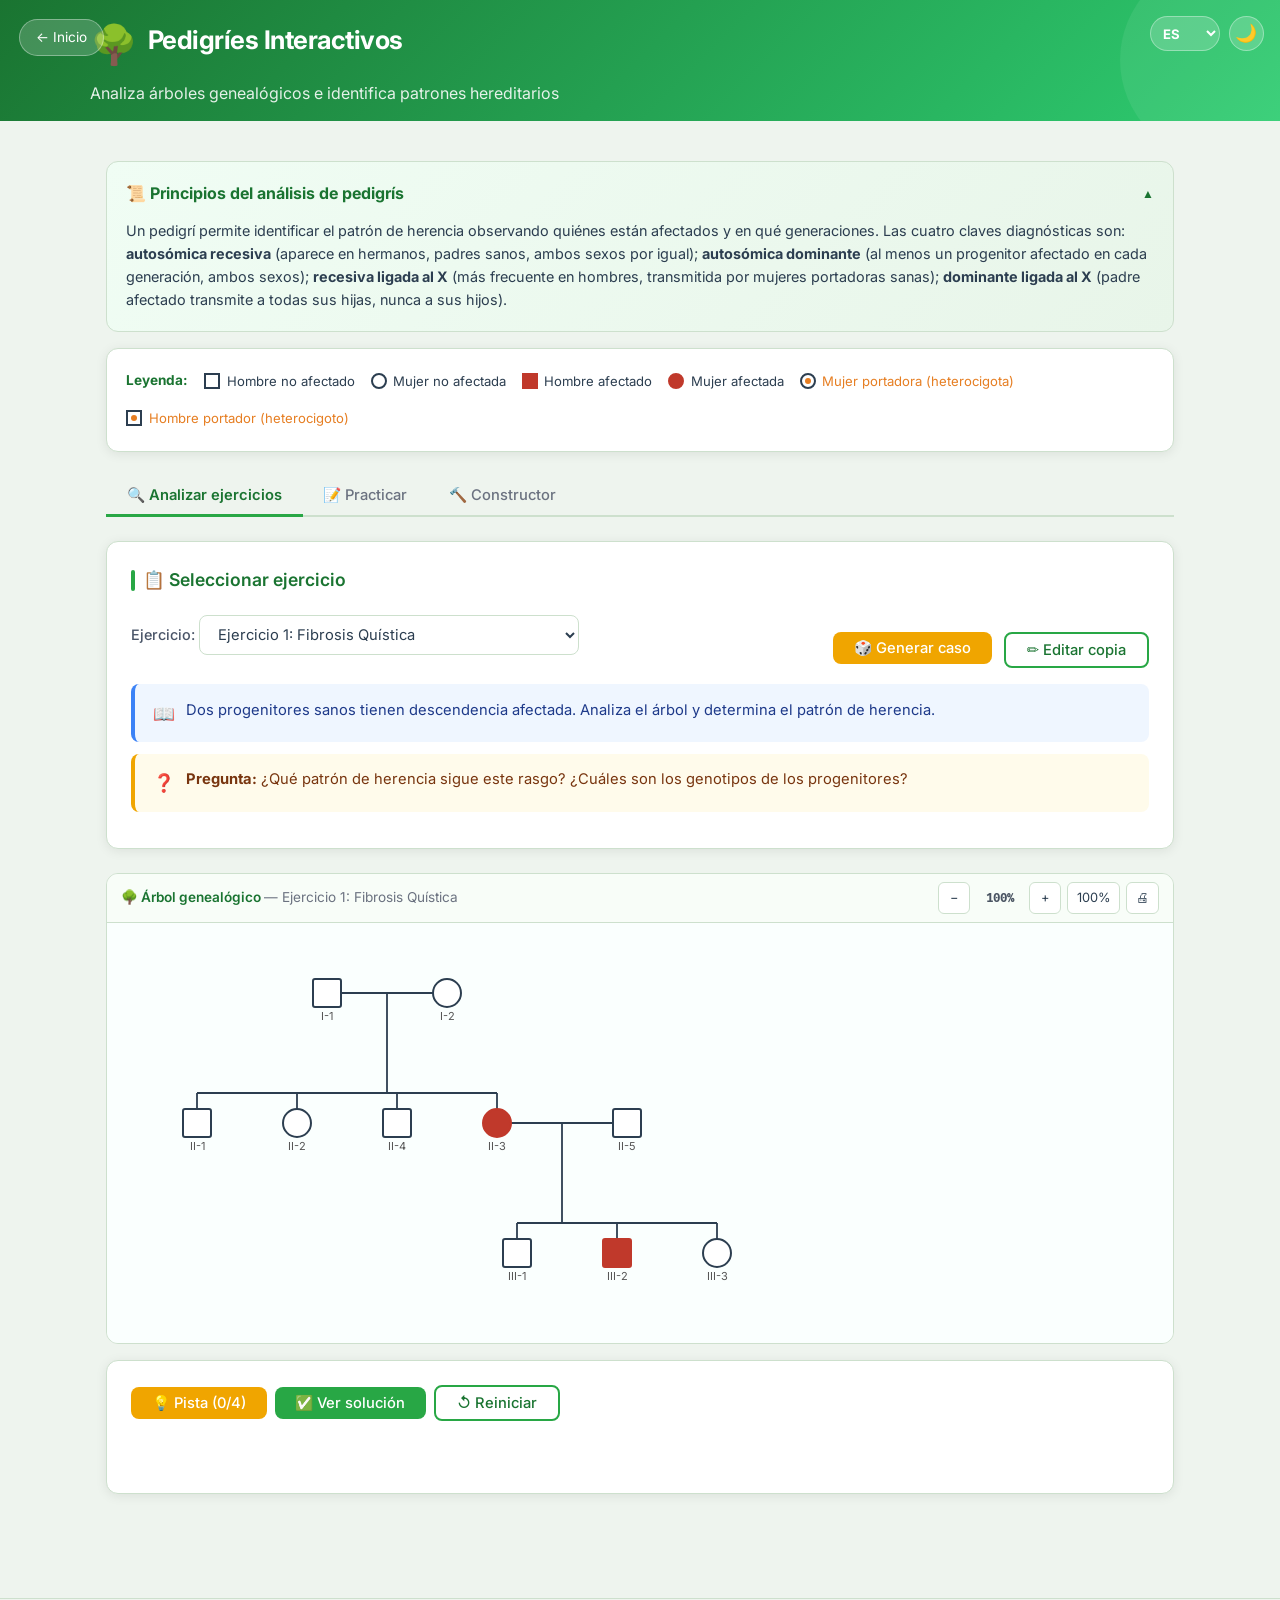
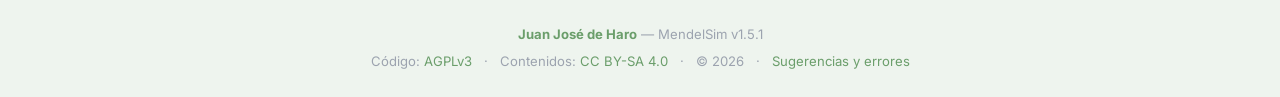
<file: modulos/pedigri.html>
<!DOCTYPE html>
<html lang="es">
<head>
  <meta charset="UTF-8">
  <meta name="viewport" content="width=device-width, initial-scale=1.0">
  <title>Pedigríes Interactivos — MendelSim</title>
  <link rel="icon" type="image/svg+xml" href="../favicon.svg">
  <link rel="stylesheet" href="../css/style.css">
  <script src="../js/darkmode.js"></script>
  <script src="../js/collapsible-intro.js"></script>
  <link rel="stylesheet" href="../css/pedigri.css">
  <style>
    .law-title { cursor: pointer; user-select: none; }
    .law-box-toggle { background: none; border: none; font-size: 0.75rem; color: var(--primary); cursor: pointer; padding: 0 0 0 0.5rem; line-height: 1; }
    .law-box { transition: padding 0.3s ease; }
    .law-box-body { overflow: hidden; transition: max-height 0.3s ease, opacity 0.3s ease; max-height: 300px; opacity: 1; }
    .law-box--collapsed { padding-top: 0.4rem !important; padding-bottom: 0.4rem !important; }
    .law-box--collapsed .law-title { margin-bottom: 0; }
    .law-box--collapsed .law-box-body { max-height: 0; opacity: 0; }
  </style>
</head>
<body>

<header class="header">
  <div class="header-content">
    <a href="../index.html" class="back-btn">← Inicio</a>
    <span class="logo">🌳</span>
    <h1>Pedigríes Interactivos</h1>
    <p>Analiza árboles genealógicos e identifica patrones hereditarios</p>
  </div>
  <div class="header-controls">
    <label class="language-control" for="languageSelect">
      <span id="languageLabel" class="sr-only">Idioma</span>
      <select id="languageSelect" aria-label="Idioma">
        <option value="es">ES</option>
        <option value="ca">CA</option>
        <option value="en">EN</option>
      </select>
    </label>
    <button id="darkToggle" class="dark-toggle" title="Modo oscuro">🌙</button>
  </div>
</header>

<div class="container">

  <!-- Principios del análisis de pedigrís -->
  <div class="law-box">
    <div class="law-title">📜 Principios del análisis de pedigrís</div>
    <p>Un pedigrí permite identificar el patrón de herencia observando quiénes están afectados y en qué generaciones. Las cuatro claves diagnósticas son: <strong>autosómica recesiva</strong> (aparece en hermanos, padres sanos, ambos sexos por igual); <strong>autosómica dominante</strong> (al menos un progenitor afectado en cada generación, ambos sexos); <strong>recesiva ligada al X</strong> (más frecuente en hombres, transmitida por mujeres portadoras sanas); <strong>dominante ligada al X</strong> (padre afectado transmite a todas sus hijas, nunca a sus hijos).</p>
  </div>

  <!-- Leyenda global -->
  <div class="card" style="padding:0.85rem 1.2rem;">
    <div class="legend-pedigree">
      <strong style="font-size:0.85rem;color:var(--primary);">Leyenda:</strong>
      <div class="leg-item"><div class="leg-sq"></div> <span id="legendMaleUnaffected">Hombre no afectado</span></div>
      <div class="leg-item"><div class="leg-circle"></div> <span id="legendFemaleUnaffected">Mujer no afectada</span></div>
      <div class="leg-item"><div class="leg-sq leg-filled-sq"></div> <span id="legendMaleAffected">Hombre afectado</span></div>
      <div class="leg-item"><div class="leg-circle leg-filled-ci"></div> <span id="legendFemaleAffected">Mujer afectada</span></div>
	      <div class="leg-item"><div class="leg-circle leg-carrier-ci"></div><span id="legendFemaleCarrier" style="color:var(--carrier);">Mujer portadora (heterocigota)</span></div>
	      <div class="leg-item"><div class="leg-sq leg-carrier-sq"></div><span id="legendMaleCarrier" style="color:var(--carrier);">Hombre portador (heterocigoto)</span></div>
    </div>
  </div>

  <!-- ── Tabs ── -->
  <div class="tabs">
    <button class="tab-btn active" data-tab="analizar" onclick="switchTab('analizar',this)">🔍 Analizar ejercicios</button>
    <button class="tab-btn" data-tab="practicar" onclick="switchTab('practicar',this)">📝 Practicar</button>
    <button class="tab-btn" data-tab="constructor" onclick="switchTab('constructor',this)">🔨 Constructor</button>
    <button class="tab-btn" data-tab="alumno" id="studentTabBtn" onclick="switchTab('alumno',this)" style="display:none;">✍️ Respuesta</button>
  </div>

  <!-- ══════════ TAB: ANALIZAR ══════════ -->
  <div id="tab-analizar" class="tab-content active">

    <div class="card">
      <div class="card-title">📋 Seleccionar ejercicio</div>

      <div class="exercise-selector">
        <div style="flex:1;min-width:200px;">
          <label for="exerciseSelect">Ejercicio:</label>
          <select id="exerciseSelect" onchange="loadAnalysisExercise()" style="margin-top:0.3rem;">
          </select>
        </div>
        <button class="btn btn-secondary" onclick="loadRandomAnalysisExercise()" style="margin-top:1.35rem;">🎲 Generar caso</button>
        <button class="btn btn-outline" onclick="copyAnalysisToBuilder()" style="margin-top:1.35rem;">✏️ Editar copia</button>
      </div>

      <div id="exerciseDescription" class="alert alert-info" style="display:none;">
        <span class="alert-icon">📖</span>
        <div id="exerciseDescText"></div>
      </div>

      <div id="exerciseQuestion" class="alert alert-warning" style="display:none;margin-top:0.5rem;">
        <span class="alert-icon">❓</span>
        <div id="exerciseQuestionText"></div>
      </div>
    </div>

    <!-- SVG Pedigree -->
    <div class="tree-frame">
      <div class="tree-header">
        <div class="tree-title">🌳 Árbol genealógico <span id="analysisSvgTitle" style="font-weight:400;color:#6b7280;"></span></div>
        <div class="tree-controls" aria-label="Controles del árbol de análisis">
          <button class="tree-control-btn" type="button" onclick="adjustTreeZoom('analysisSvg', -0.1)" title="Alejar">−</button>
          <span class="zoom-readout" id="analysisSvgZoom">100%</span>
          <button class="tree-control-btn" type="button" onclick="adjustTreeZoom('analysisSvg', 0.1)" title="Acercar">+</button>
          <button class="tree-control-btn" type="button" onclick="resetTreeZoom('analysisSvg')" title="Restaurar zoom">100%</button>
          <button class="tree-control-btn" type="button" onclick="printTree('analysisSvg', getAnalysisPrintTitle())" title="Imprimir o guardar como PDF">🖨</button>
        </div>
      </div>
      <div class="ped-svg-container" style="border:none;border-radius:0;">
        <svg id="analysisSvg" viewBox="0 0 700 420" width="700" style="max-width:100%;height:auto;min-height:360px;"></svg>
      </div>
    </div>

    <!-- Clues and solution -->
    <div class="card" style="margin-top:1rem;">
      <div class="btn-group" style="margin-bottom:1rem;">
        <button class="btn btn-secondary" onclick="revealNextClue()" id="clueBtn">💡 Ver pista (0/0)</button>
        <button class="btn btn-primary"   onclick="toggleSolution()" id="solutionBtn">✅ Ver solución</button>
        <button class="btn btn-outline"   onclick="resetExercise()">↺ Reiniciar</button>
      </div>

      <div id="clueList" class="clue-list"></div>

      <div class="solution-box" id="solutionBox">
        <div id="patternDisplay"></div>
        <div style="margin-top:0.75rem;font-size:0.92rem;" id="patternDesc"></div>
        <div class="section-title" style="margin-top:1rem;">🧬 Genotipos de los individuos:</div>
        <table class="genotype-table" id="genotypeTable">
          <thead><tr><th>Individuo</th><th>Genotipo</th><th>Estado</th></tr></thead>
          <tbody id="genotypeTableBody"></tbody>
        </table>
      </div>
    </div>

  </div>

  <!-- ══════════ TAB: PRACTICAR ══════════ -->
  <div id="tab-practicar" class="tab-content">

    <div class="card">
      <div class="score-row">
        <div class="score-display" id="scoreDisplay">🏆 Puntuación: <span id="scoreNum">0</span> / <span id="scoreTot">0</span></div>
        <button class="btn btn-outline btn-sm" onclick="resetScore()">Reiniciar puntuación</button>
      </div>

      <div class="exercise-selector" style="margin-bottom:0;">
        <div style="flex:1;min-width:200px;">
          <label>Selecciona un ejercicio para practicar:</label>
          <select id="practiceExerciseSelect" onchange="loadPracticeExercise()" style="max-width:380px;margin-top:0.3rem;"></select>
        </div>
        <button class="btn btn-secondary" onclick="loadRandomPracticeExercise()" style="margin-top:1.35rem;">🎲 Generar caso</button>
        <button class="btn btn-outline" onclick="copyPracticeToBuilder()" style="margin-top:1.35rem;">✏️ Editar copia</button>
      </div>

      <div id="practiceQuestion" class="alert alert-warning" style="display:none;margin-top:0.75rem;">
        <span class="alert-icon">❓</span>
        <div id="practiceQuestionText"></div>
      </div>
    </div>

    <!-- Practice SVG -->
    <div class="tree-frame">
      <div class="tree-header">
        <div class="tree-title">🌳 Árbol genealógico (sin solución)</div>
        <div class="tree-controls" aria-label="Controles del árbol de práctica">
          <button class="tree-control-btn" type="button" onclick="adjustTreeZoom('practiceSvg', -0.1)" title="Alejar">−</button>
          <span class="zoom-readout" id="practiceSvgZoom">100%</span>
          <button class="tree-control-btn" type="button" onclick="adjustTreeZoom('practiceSvg', 0.1)" title="Acercar">+</button>
          <button class="tree-control-btn" type="button" onclick="resetTreeZoom('practiceSvg')" title="Restaurar zoom">100%</button>
          <button class="tree-control-btn" type="button" onclick="printTree('practiceSvg', getPracticePrintTitle())" title="Imprimir o guardar como PDF">🖨</button>
        </div>
      </div>
      <div class="ped-svg-container" style="border:none;border-radius:0;">
        <svg id="practiceSvg" viewBox="0 0 700 420" width="700" style="max-width:100%;height:auto;min-height:360px;"></svg>
      </div>
    </div>

    <!-- Multiple choice -->
    <div class="card" style="margin-top:1rem;" id="practiceAnswerCard">
      <div class="card-title">📝 Identifica el patrón de herencia</div>

      <div class="practice-mc" id="patternChoices">
        <label><input type="radio" name="pattern" value="AR"> AR — Autosómica Recesiva</label>
        <label><input type="radio" name="pattern" value="AD"> AD — Autosómica Dominante</label>
        <label><input type="radio" name="pattern" value="XR"> XR — Recesiva ligada al X</label>
        <label><input type="radio" name="pattern" value="XD"> XD — Dominante ligada al X</label>
      </div>

      <div class="form-group" style="margin-top:0.75rem;">
        <label for="justification">Justificación (opcional):</label>
        <textarea id="justification" rows="2" placeholder="Explica por qué has elegido ese patrón..." style="margin-top:0.3rem;"></textarea>
      </div>

      <button class="btn btn-primary" onclick="checkAnswer()" style="margin-top:0.5rem;">Comprobar respuesta</button>

      <div id="feedbackBox" class="alert" style="margin-top:0.75rem;display:none;"></div>
    </div>

  </div>

  <!-- ══════════ TAB: CONSTRUCTOR ══════════ -->
  <div id="tab-constructor" class="tab-content">

    <div class="card" id="builderWorkspace" style="padding:1rem;">
      <div class="card-title">🔨 Constructor de pedigríes</div>
      <div id="builderSourceNotice" class="alert alert-info" style="display:none;margin-bottom:0.75rem;">
        <span class="alert-icon">✏️</span>
        <div id="builderSourceText"></div>
      </div>

      <div class="builder-options">
        <div class="form-row">
          <div class="form-group" style="flex:2;min-width:220px;">
            <label for="builderCaseTitle">Título del caso</label>
            <input type="text" id="builderCaseTitle" placeholder="Ej: Albinismo en tres generaciones" oninput="updateBuilderMetadata()">
          </div>
          <div class="form-group" style="flex:1;min-width:180px;">
            <label for="builderTraitName">Rasgo o enfermedad</label>
            <input type="text" id="builderTraitName" placeholder="Ej: albinismo" oninput="updateBuilderMetadata()">
          </div>
          <div class="form-group" style="flex:1;min-width:170px;">
            <label for="builderOrganismType">Organismo</label>
            <select id="builderOrganismType" onchange="updateBuilderMetadata()">
              <option value="human">Personas</option>
              <option value="other">Otros organismos</option>
            </select>
          </div>
          <div class="form-group" style="flex:1;min-width:190px;">
            <label for="builderExpectedPattern">Patrón esperado</label>
            <select id="builderExpectedPattern" onchange="updateBuilderMetadata()">
              <option value="">Sin fijar</option>
              <option value="AR">Autosómica recesiva</option>
              <option value="AD">Autosómica dominante</option>
              <option value="XR">Recesiva ligada al X</option>
              <option value="XD">Dominante ligada al X</option>
            </select>
          </div>
        </div>

        <div class="form-row" style="margin-top:0.75rem;">
          <div class="form-group">
            <label for="builderAlleleDom">Símbolo dominante</label>
            <input type="text" id="builderAlleleDom" class="allele-symbol-input" value="A" maxlength="3" oninput="updateBuilderMetadata()">
          </div>
          <div class="form-group" style="flex:2;min-width:220px;">
            <label for="builderAlleleDomName">Significado del alelo dominante</label>
            <input type="text" id="builderAlleleDomName" placeholder="Ej: pigmentación normal" oninput="updateBuilderMetadata()">
          </div>
          <div class="form-group">
            <label for="builderAlleleRec">Símbolo recesivo</label>
            <input type="text" id="builderAlleleRec" class="allele-symbol-input" value="a" maxlength="3" oninput="updateBuilderMetadata()">
          </div>
          <div class="form-group" style="flex:2;min-width:220px;">
            <label for="builderAlleleRecName">Significado del alelo recesivo</label>
            <input type="text" id="builderAlleleRecName" placeholder="Ej: albinismo" oninput="updateBuilderMetadata()">
          </div>
        </div>

        <div class="form-group" style="margin-top:0.75rem;">
          <label for="builderCasePrompt">Enunciado para el alumnado</label>
          <textarea id="builderCasePrompt" rows="3" placeholder="Describe el caso, qué deben observar o qué deben deducir..." oninput="updateBuilderMetadata()"></textarea>
        </div>

        <div class="form-row" style="margin-top:0.75rem;align-items:flex-end;">
          <label class="form-group" style="display:flex;gap:0.45rem;align-items:center;min-width:260px;">
            <input type="checkbox" id="builderAllowAutoCheck" onchange="updateBuilderMetadata()">
            <span>Permitir autocorrección al alumnado</span>
          </label>
        </div>
      </div>

      <div class="pedigree-toolbar" id="builderToolbar">
        <button class="tool-btn active" id="tool-select"        onclick="setBuilderTool('select')">✥ Mover</button>
        <button class="tool-btn"        id="tool-addMale"       onclick="setBuilderTool('addMale')">♂ Añadir hombre</button>
        <button class="tool-btn"        id="tool-addFemale"     onclick="setBuilderTool('addFemale')">♀ Añadir mujer</button>
        <button class="tool-btn"        id="tool-couple"        onclick="setBuilderTool('couple')">💑 Crear pareja</button>
        <button class="tool-btn"        id="tool-child"         onclick="setBuilderTool('child')">👶 Descendiente</button>
        <div class="builder-sex-toggle" role="group" aria-label="Sexo del descendiente">
          <button type="button" class="sex-option active" id="child-sex-random" onclick="setBuilderChildSex('')" title="Sexo aleatorio">🎲</button>
          <button type="button" class="sex-option" id="child-sex-male" onclick="setBuilderChildSex('M')" title="Descendiente hombre">♂</button>
          <button type="button" class="sex-option" id="child-sex-female" onclick="setBuilderChildSex('F')" title="Descendiente mujer">♀</button>
        </div>
	        <button class="tool-btn"        id="tool-toggleAffected" onclick="setBuilderTool('toggleAffected')">● Afectado</button>
	        <button class="tool-btn"        id="tool-toggleCarrier" onclick="setBuilderTool('toggleCarrier')">◉ Portador</button>
        <button class="tool-btn"        id="tool-delete"        onclick="setBuilderTool('delete')">🗑 Eliminar</button>
	        <div style="flex:1;"></div>
	        <button class="tool-btn"        onclick="clearBuilderTree()">↺ Limpiar</button>
	      </div>

	      <div class="builder-section">
        <div class="tree-header" style="border:1px solid var(--border);border-bottom:none;border-radius:0;">
          <div class="tree-title">🌳 Árbol del constructor <span id="builderSvgTitle" style="font-weight:400;color:#6b7280;"></span></div>
          <div class="tree-controls" aria-label="Controles del árbol del constructor">
            <button class="tree-control-btn" type="button" onclick="adjustTreeZoom('builderSvg', -0.1)" title="Alejar">−</button>
            <span class="zoom-readout" id="builderSvgZoom">100%</span>
            <button class="tree-control-btn" type="button" onclick="adjustTreeZoom('builderSvg', 0.1)" title="Acercar">+</button>
            <button class="tree-control-btn" type="button" onclick="resetTreeZoom('builderSvg')" title="Restaurar zoom">100%</button>
            <button class="tree-control-btn" type="button" onclick="toggleBuilderFullscreen()" id="builderFullscreenBtn" title="Pantalla completa">⛶</button>
          </div>
        </div>
        <div class="ped-svg-container" style="border-radius:0;border-top:none;">
          <svg id="builderSvg" viewBox="0 0 1100 520" width="1100"
               style="max-width:100%;height:auto;min-height:400px;cursor:crosshair;"></svg>
          <div class="snap-grid-hint">Cuadrícula de 20px</div>
        </div>
        <div class="pedigree-info" id="builderInfo">
          🔧 Herramienta: Mover — Arrastra un individuo para moverlo.
        </div>
      </div>

      <div id="builderActions" style="display:flex;gap:0.75rem;flex-wrap:wrap;margin-top:0.75rem;">
        <button class="btn btn-primary" onclick="analyzeBuilderTree()">🔍 Analizar árbol</button>
        <button class="btn btn-outline" onclick="loadBuilderExample()">📋 Cargar ejemplo</button>
        <button class="btn btn-outline" onclick="saveBuilderCaseToDisk('teacher')">💾 Guardar editable</button>
        <button class="btn btn-outline" onclick="saveBuilderCaseToDisk('student')">🎓 Guardar alumno</button>
        <button class="btn btn-outline" onclick="document.getElementById('builderCaseFile').click()">📂 Cargar caso</button>
        <button class="btn btn-outline" onclick="document.getElementById('studentAnswerFile').click()">📂 Revisar respuesta</button>
        <button class="btn btn-outline" onclick="copyBuilderShareURL()">🔗 Compartir con alumnado</button>
        <button class="btn btn-outline" onclick="downloadBuilderPNG()">🖼 Descargar PNG</button>
        <button class="btn btn-outline" onclick="printTree('builderSvg', getBuilderPrintTitle())">🖨 Imprimir</button>
        <input type="file" id="builderCaseFile" accept=".json,application/json" style="display:none;" onchange="loadBuilderCaseFromFile(event)">
        <input type="file" id="studentAnswerFile" accept=".json,application/json" style="display:none;" onchange="loadStudentAnswerFromFile(event)">
      </div>
      <div class="builder-status" id="builderSaveStatus" aria-live="polite"></div>

	      <div class="analysis-result" id="builderAnalysisResult">
	        <div id="builderImpossibilities"></div>
	        <div id="builderPatternDisplay"></div>
	        <div id="builderPatternDesc" style="font-size:0.9rem;margin-top:0.5rem;color:#374151;"></div>
	        <div class="section-title" style="margin-top:1rem;">🧬 Genotipos compatibles</div>
	        <table class="genotype-table">
	          <thead><tr><th>Individuo</th><th>Genotipo</th><th>Estado</th></tr></thead>
	          <tbody id="builderGenotypeTableBody"></tbody>
	        </table>
	        <div id="builderGenotypeNote" style="font-size:0.85rem;margin-top:0.6rem;color:#6b7280;"></div>
	      </div>
    </div>

  </div>

  <!-- ══════════ TAB: ALUMNO ══════════ -->
  <div id="tab-alumno" class="tab-content">

    <div class="card">
      <div class="card-title" id="studentCaseTitle">Actividad de pedigrí</div>
      <div id="studentCasePrompt" class="alert alert-info" style="display:none;">
        <span class="alert-icon">📖</span>
        <div id="studentCasePromptText"></div>
      </div>
      <div class="student-meta" id="studentCaseMeta"></div>
    </div>

    <div class="tree-frame" style="margin-top:1rem;">
      <div class="tree-header">
        <div class="tree-title">🌳 Árbol genealógico <span id="studentSvgTitle" style="font-weight:400;color:#6b7280;"></span></div>
        <div class="tree-controls" aria-label="Controles del árbol del alumno">
          <button class="tree-control-btn" type="button" onclick="adjustTreeZoom('studentSvg', -0.1)" title="Alejar">−</button>
          <span class="zoom-readout" id="studentSvgZoom">100%</span>
          <button class="tree-control-btn" type="button" onclick="adjustTreeZoom('studentSvg', 0.1)" title="Acercar">+</button>
          <button class="tree-control-btn" type="button" onclick="resetTreeZoom('studentSvg')" title="Restaurar zoom">100%</button>
          <button class="tree-control-btn" type="button" onclick="printTree('studentSvg', getStudentPrintTitle())" title="Imprimir o guardar como PDF">🖨</button>
        </div>
      </div>
      <div class="ped-svg-container" style="border:none;border-radius:0;">
        <svg id="studentSvg" viewBox="0 0 1100 520" width="1100" style="max-width:100%;height:auto;min-height:390px;"></svg>
      </div>
    </div>

    <div class="card" style="margin-top:1rem;">
      <div class="card-title" id="studentAnswerTitle">✍️ Respuesta del alumno</div>

      <div class="form-row">
        <div class="form-group" style="flex:1;min-width:220px;">
          <label for="studentName">Nombre</label>
          <input type="text" id="studentName" placeholder="Nombre y apellidos" oninput="updateStudentResponsePreview()">
        </div>
        <div class="form-group" style="flex:1;min-width:240px;">
          <label for="studentPattern">Patrón de herencia propuesto</label>
          <select id="studentPattern" onchange="updateStudentResponsePreview()">
            <option value="">Selecciona un patrón</option>
            <option value="AR">Autosómica recesiva</option>
            <option value="AD">Autosómica dominante</option>
            <option value="XR">Recesiva ligada al X</option>
            <option value="XD">Dominante ligada al X</option>
            <option value="unknown">No se puede determinar</option>
          </select>
        </div>
      </div>

      <div class="form-group">
        <label for="studentJustification">Justificación</label>
        <textarea id="studentJustification" rows="4" placeholder="Explica qué datos del árbol justifican tu respuesta..." oninput="updateStudentResponsePreview()"></textarea>
      </div>

      <div class="section-title">🧬 Genotipos propuestos</div>
      <table class="genotype-table">
        <thead><tr><th>Individuo</th><th>Sexo</th><th>Estado observado</th><th>Genotipo</th><th>Notas</th></tr></thead>
        <tbody id="studentGenotypeTableBody"></tbody>
      </table>

      <div class="btn-group" style="margin-top:0.9rem;">
        <button class="btn btn-primary" id="studentCheckBtn" onclick="checkStudentAnswers()">✅ Comprobar</button>
        <button class="btn btn-outline student-export-btn" onclick="downloadStudentAnswers()">💾 Descargar respuestas</button>
        <button class="btn btn-outline student-export-btn" onclick="copyStudentAnswers()">📋 Copiar respuestas</button>
        <button class="btn btn-outline student-export-btn" id="studentPrintBtn" onclick="printTree('studentSvg', getStudentPrintTitle())">🖨 Imprimir PDF</button>
        <button class="btn btn-outline student-export-btn" id="studentShareUrlBtn" onclick="shareStudentAnswerAsURL()">🔗 Compartir como URL</button>
      </div>
      <div id="studentAutoCheckNote" class="builder-status"></div>
      <div id="studentFeedback" class="alert student-feedback"></div>
    </div>

  </div>

</div>

<footer>
  <div>
    <strong><a href="https://bilateria.org" target="_blank" rel="noopener">Juan José de Haro</a></strong> &mdash; MendelSim v1.5.1
  </div>
  <div style="margin-top:0.3rem">
    Código: <a href="https://www.gnu.org/licenses/agpl-3.0.html" target="_blank" rel="noopener">AGPLv3</a>
    &nbsp;&nbsp;·&nbsp;&nbsp;
    Contenidos: <a href="https://creativecommons.org/licenses/by-sa/4.0/" target="_blank" rel="noopener">CC BY-SA 4.0</a>
    &nbsp;&nbsp;·&nbsp;&nbsp;
    &copy; 2026
    &nbsp;&nbsp;·&nbsp;&nbsp;
    <a href="https://github.com/mendelsim/mendelsim.github.io/issues" target="_blank" rel="noopener">Sugerencias y errores</a>
  </div>
</footer>

<script src="../js/genetics.js"></script>
<script src="../js/i18n.js"></script>
<script src="../js/i18n-es.js"></script>
<script src="../js/i18n-ca.js"></script>
<script src="../js/i18n-en.js"></script>
<script src="../js/pedigri.js"></script>
<script src="../js/pedigri-content-es.js"></script>
<script src="../js/pedigri-content-ca.js"></script>
<script src="../js/pedigri-content-en.js"></script>
<script src="../js/pedigri-data.js"></script>
<script src="../js/json-launcher.js"></script>
<script src="../js/button-tooltips.js"></script>
<script src="../js/pedigri-app.js"></script>
</body>
</html>
</file>
<file: css/style.css>
/* MendelSim — Simulador de Genética */
/* Google Fonts */
@import url('https://fonts.googleapis.com/css2?family=Inter:wght@300;400;500;600;700&family=Fira+Mono:wght@400;500&display=swap');

/* ── CSS Variables ───────────────────────────────────────── */
:root {
  --primary:       #1a7431;
  --primary-light: #28a745;
  --accent:        #f0a500;
  --affected:      #c0392b;
  --carrier:       #e67e22;
  --bg:            #eef4ee;
  --card:          #ffffff;
  --text:          #2c3e50;
  --border:        #cde0cd;
  --shadow:        0 2px 12px rgba(0,0,0,0.08);
  --radius:        12px;
  --font:          'Inter', system-ui, sans-serif;
  --mono:          'Fira Mono', 'Consolas', monospace;
}

/* ── Reset & Base ────────────────────────────────────────── */
*, *::before, *::after { box-sizing: border-box; margin: 0; padding: 0; }
html { scroll-behavior: smooth; }
body {
  font-family: var(--font);
  background: var(--bg);
  color: var(--text);
  line-height: 1.6;
  min-height: 100vh;
}
a { color: var(--primary); text-decoration: none; }
a:hover { text-decoration: underline; }
img { max-width: 100%; }

/* ── Header ──────────────────────────────────────────────── */
.header {
  background: linear-gradient(135deg, var(--primary) 0%, #2ecc71 100%);
  color: #fff;
  padding: 0.9rem 1.5rem;
  position: relative;
  overflow: hidden;
}
.header::before {
  content: '';
  position: absolute;
  top: -40px; right: -40px;
  width: 200px; height: 200px;
  background: rgba(255,255,255,0.07);
  border-radius: 50%;
}
.header .logo {
  font-size: 2.4rem;
  display: inline;
  vertical-align: middle;
  margin-right: 0.35rem;
}
.header h1 {
  display: inline;
  font-size: clamp(1.2rem, 3vw, 1.6rem);
  font-weight: 700;
  letter-spacing: -0.5px;
}
.header p {
  font-size: 1rem;
  opacity: 0.88;
  margin-top: 0.3rem;
}
.header .back-btn {
  position: absolute;
  top: 1.2rem; left: 1.2rem;
  background: rgba(255,255,255,0.18);
  color: #fff;
  border: 1px solid rgba(255,255,255,0.35);
  padding: 0.4rem 1rem;
  border-radius: 20px;
  font-size: 0.85rem;
  cursor: pointer;
  transition: background 0.2s;
  text-decoration: none;
  display: inline-flex;
  align-items: center;
  gap: 0.35rem;
}
.header .back-btn:hover { background: rgba(255,255,255,0.3); text-decoration: none; }
.header-content { max-width: 1100px; margin: 0 auto; }
.sr-only {
  position: absolute;
  width: 1px;
  height: 1px;
  padding: 0;
  margin: -1px;
  overflow: hidden;
  clip: rect(0, 0, 0, 0);
  white-space: nowrap;
  border: 0;
}
.header-controls {
  position: absolute;
  top: 1rem;
  right: 1rem;
  display: flex;
  align-items: center;
  gap: 0.55rem;
  z-index: 1;
}
.language-control {
  display: inline-flex;
  align-items: center;
  margin: 0;
}

/* ── Container ───────────────────────────────────────────── */
.container {
  max-width: 1100px;
  margin: 0 auto;
  padding: 1.5rem 1rem 3rem;
}

/* ── Card ────────────────────────────────────────────────── */
.card {
  background: var(--card);
  border-radius: var(--radius);
  box-shadow: var(--shadow);
  border: 1px solid var(--border);
  padding: 1.5rem;
  margin-bottom: 1.5rem;
}
.card-title {
  font-size: 1.1rem;
  font-weight: 600;
  color: var(--primary);
  margin-bottom: 1rem;
  display: flex;
  align-items: center;
  gap: 0.5rem;
}
.card-title::before {
  content: '';
  display: inline-block;
  width: 4px; height: 1.2em;
  background: var(--primary-light);
  border-radius: 2px;
}

/* ── Buttons ─────────────────────────────────────────────── */
.btn {
  display: inline-flex;
  align-items: center;
  gap: 0.4rem;
  padding: 0.55rem 1.3rem;
  border-radius: 8px;
  border: none;
  font-family: var(--font);
  font-size: 0.92rem;
  font-weight: 500;
  cursor: pointer;
  transition: all 0.18s ease;
  line-height: 1;
}
.btn:focus-visible { outline: 3px solid var(--accent); outline-offset: 2px; }
.btn-primary {
  background: var(--primary-light);
  color: #fff;
}
.btn-primary:hover { background: var(--primary); transform: translateY(-1px); box-shadow: 0 4px 12px rgba(40,167,69,0.35); }
.btn-secondary {
  background: var(--accent);
  color: #fff;
}
.btn-secondary:hover { background: #d4920a; transform: translateY(-1px); }
.btn-outline {
  background: transparent;
  border: 2px solid var(--primary-light);
  color: var(--primary);
}
.btn-outline:hover { background: var(--primary-light); color: #fff; }
.btn-danger {
  background: var(--affected);
  color: #fff;
}
.btn-danger:hover { background: #a93226; }
.btn-sm { padding: 0.35rem 0.85rem; font-size: 0.82rem; }
.btn-lg { padding: 0.75rem 1.8rem; font-size: 1rem; }
.btn:disabled { opacity: 0.5; cursor: not-allowed; transform: none !important; }
.btn-group { display: flex; gap: 0.5rem; flex-wrap: wrap; align-items: center; }

/* ── Badges ──────────────────────────────────────────────── */
.badge {
  display: inline-block;
  padding: 0.2rem 0.65rem;
  border-radius: 20px;
  font-size: 0.75rem;
  font-weight: 600;
  letter-spacing: 0.02em;
  text-transform: uppercase;
}

/* ── Form elements ───────────────────────────────────────── */
label { font-size: 0.9rem; font-weight: 500; color: #4a5568; }
select, input[type="text"], input[type="number"], textarea {
  width: 100%;
  padding: 0.55rem 0.85rem;
  border: 1.5px solid var(--border);
  border-radius: 8px;
  font-family: var(--font);
  font-size: 0.92rem;
  color: var(--text);
  background: #fff;
  transition: border-color 0.2s;
}
select:focus, input:focus, textarea:focus {
  outline: none;
  border-color: var(--primary-light);
  box-shadow: 0 0 0 3px rgba(40,167,69,0.12);
}
.header .header-controls .language-control #languageSelect {
  width: 4.4rem;
  min-width: 4.4rem;
  height: 2.2rem;
  padding: 0 0.55rem;
  border: 1px solid rgba(255,255,255,0.35);
  border-radius: 999px;
  background-color: rgba(255,255,255,0.18);
  color: #fff;
  font-size: 0.82rem;
  font-weight: 700;
  line-height: 1;
  box-shadow: none;
}
.header .header-controls .language-control #languageSelect:focus {
  border-color: rgba(255,255,255,0.75);
  box-shadow: 0 0 0 3px rgba(255,255,255,0.18);
}
.header .header-controls .language-control #languageSelect option { color: #1f2937; }
.form-group { margin-bottom: 1rem; }
.form-row { display: flex; gap: 1rem; flex-wrap: wrap; }
.form-row .form-group { flex: 1; min-width: 140px; }
.radio-group { display: flex; gap: 1.2rem; flex-wrap: wrap; margin-top: 0.3rem; }
.radio-group label {
  display: flex; align-items: center; gap: 0.4rem;
  cursor: pointer; font-weight: 400; color: var(--text);
}

/* ── Punnett Grid ────────────────────────────────────────── */
.punnett-wrap {
  overflow-x: auto;
  margin: 1rem 0;
}
.punnett-grid {
  display: inline-grid;
  border-collapse: collapse;
  gap: 0;
}
.punnett-grid.mono { grid-template-columns: 60px repeat(2, 80px); }
.punnett-grid.dihybrid { grid-template-columns: 80px repeat(4, 80px); }
.punnett-cell {
  min-width: 60px; min-height: 52px;
  border: 1.5px solid var(--border);
  display: flex; align-items: center; justify-content: center;
  font-family: var(--mono);
  font-size: 0.95rem;
  font-weight: 500;
  background: #fafafa;
  transition: all 0.25s ease;
  padding: 0.3rem;
  text-align: center;
}
.punnett-cell.header-cell {
  background: var(--primary);
  color: #fff;
  font-family: var(--font);
  font-weight: 600;
  font-size: 0.9rem;
}
.punnett-cell.row-header {
  background: #e8f5e9;
  color: var(--primary);
  font-weight: 600;
}
.punnett-cell.corner { background: var(--primary); }
.punnett-cell.result {
  opacity: 0;
  transform: scale(0.7);
  background: #fff;
}
.punnett-cell.result.show {
  opacity: 1;
  transform: scale(1);
}
/* Phenotype coloring for cells */
.punnett-cell.pheno-dom   { background: #d1fae5; color: #065f46; }
.punnett-cell.pheno-rec   { background: #fee2e2; color: #991b1b; }
.punnett-cell.pheno-inter { background: #fef3c7; color: #92400e; }
.punnett-cell.pheno-a     { background: #dbeafe; color: #1e3a8a; }
.punnett-cell.pheno-b     { background: #ede9fe; color: #5b21b6; }
.punnett-cell.pheno-ab    { background: #fce7f3; color: #9d174d; }
.punnett-cell.pheno-xnorm { background: #dcfce7; color: #166534; }
.punnett-cell.pheno-xcarr { background: #ffedd5; color: #9a3412; }
.punnett-cell.pheno-xaff  { background: #fee2e2; color: #991b1b; }

/* ── Ratio Bar ───────────────────────────────────────────── */
.ratio-bar-wrap { margin: 0.6rem 0; }
.ratio-bar-label {
  font-size: 0.85rem;
  margin-bottom: 0.2rem;
  display: flex;
  justify-content: space-between;
}
.ratio-bar {
  height: 22px;
  border-radius: 11px;
  background: #e9ecef;
  overflow: hidden;
  margin-bottom: 0.4rem;
}
.ratio-bar-fill {
  height: 100%;
  border-radius: 11px;
  transition: width 0.8s ease;
  display: flex;
  align-items: center;
  justify-content: flex-end;
  padding-right: 8px;
  font-size: 0.75rem;
  font-weight: 600;
  color: #fff;
  min-width: 2rem;
}
.ratio-fill-1 { background: var(--primary-light); }
.ratio-fill-2 { background: var(--accent); }
.ratio-fill-3 { background: #8b5cf6; }
.ratio-fill-4 { background: var(--affected); }

/* ── Module Grid (index page) ────────────────────────────── */
.module-grid {
  display: grid;
  grid-template-columns: repeat(auto-fill, minmax(240px, 1fr));
  gap: 1.5rem;
  margin: 2rem 0;
}
.module-card {
  background: var(--card);
  border-radius: var(--radius);
  box-shadow: var(--shadow);
  border: 1px solid var(--border);
  padding: 1.6rem;
  display: flex;
  flex-direction: column;
  gap: 0.75rem;
  transition: transform 0.2s, box-shadow 0.2s;
  text-decoration: none;
  color: var(--text);
}
.module-card:hover {
  transform: translateY(-4px);
  box-shadow: 0 8px 28px rgba(0,0,0,0.12);
  text-decoration: none;
}
.module-card .module-icon { font-size: 2.2rem; }
.module-card h3 { font-size: 1.05rem; font-weight: 700; color: var(--primary); }
.module-card p { font-size: 0.88rem; color: #6b7280; flex: 1; }
.module-card .card-footer { margin-top: 0.5rem; }

/* ── Tabs ────────────────────────────────────────────────── */
.tabs {
  display: flex;
  gap: 0;
  border-bottom: 2px solid var(--border);
  margin-bottom: 1.5rem;
  flex-wrap: wrap;
}
.tab-btn {
  padding: 0.65rem 1.3rem;
  border: none;
  background: none;
  font-family: var(--font);
  font-size: 0.92rem;
  font-weight: 500;
  color: #6b7280;
  cursor: pointer;
  border-bottom: 3px solid transparent;
  margin-bottom: -2px;
  transition: all 0.18s;
  display: flex; align-items: center; gap: 0.35rem;
}
.tab-btn:hover { color: var(--primary); }
.tab-btn.active {
  color: var(--primary);
  border-bottom-color: var(--primary-light);
  font-weight: 600;
}
.tab-content { display: none; }
.tab-content.active { display: block; }
.tabs.student-only-tabs {
  justify-content: flex-start;
}

/* ── Teacher/student exercises ───────────────────────────── */
.exercise-status {
  min-height: 1.25rem;
  margin-top: 0.7rem;
  font-size: 0.84rem;
  color: #64748b;
}
.exercise-status.success { color: #15803d; font-weight: 600; }
.exercise-status.warning { color: #b45309; font-weight: 600; }
.student-meta {
  display: grid;
  grid-template-columns: repeat(auto-fit, minmax(190px, 1fr));
  gap: 0.6rem;
  margin-top: 0.75rem;
  font-size: 0.9rem;
}
.student-meta-item {
  border: 1px solid var(--border);
  border-radius: 6px;
  padding: 0.55rem 0.7rem;
  background: #fff;
}
.exercise-answer-section { margin-top: 1rem; }
.exercise-answer-table {
  width: 100%;
  border-collapse: collapse;
  font-size: 0.9rem;
  margin-top: 0.55rem;
}
.exercise-answer-table th {
  background: var(--primary);
  color: #fff;
  padding: 0.45rem 0.65rem;
  text-align: left;
  font-weight: 600;
}
.exercise-answer-table td {
  padding: 0.45rem 0.65rem;
  border-bottom: 1px solid #e5e7eb;
}
.exercise-answer-table tr:nth-child(even) td { background: #f9fafb; }
.student-count-input {
  max-width: 7rem;
}
.exercise-total {
  color: #64748b;
  white-space: nowrap;
}
.student-feedback {
  display: none;
  margin-top: 0.75rem;
}
.student-feedback.visible { display: flex; flex-direction: column; }
.check-ok { color: #15803d; font-weight: 700; }
.check-error { color: #b91c1c; font-weight: 700; }

/* ── Alerts ──────────────────────────────────────────────── */
.alert {
  padding: 0.9rem 1.1rem;
  border-radius: 8px;
  font-size: 0.92rem;
  display: flex;
  gap: 0.7rem;
  align-items: flex-start;
  margin: 0.75rem 0;
}
.alert-icon { font-size: 1.1rem; flex-shrink: 0; margin-top: 0.05rem; }
.alert-info    { background: #eff6ff; border-left: 4px solid #3b82f6; color: #1e3a8a; }
.alert-success { background: #f0fdf4; border-left: 4px solid #22c55e; color: #14532d; }
.alert-warning { background: #fffbeb; border-left: 4px solid var(--accent); color: #78350f; }
.alert-error   { background: #fef2f2; border-left: 4px solid var(--affected); color: #7f1d1d; }

/* ── Results / Ratios ────────────────────────────────────── */
.ratio-list { list-style: none; padding: 0; }
.ratio-list li {
  display: flex; align-items: center; gap: 0.75rem;
  padding: 0.5rem 0;
  border-bottom: 1px solid #f0f0f0;
  font-size: 0.92rem;
}
.ratio-list li:last-child { border-bottom: none; }
.ratio-dot {
  width: 14px; height: 14px;
  border-radius: 50%;
  flex-shrink: 0;
}
.genotype-tag {
  font-family: var(--mono);
  background: #f3f4f6;
  padding: 0.1rem 0.5rem;
  border-radius: 5px;
  font-size: 0.88rem;
}

/* ── Pedigree specific ───────────────────────────────────── */
.pedigree-toolbar {
  display: flex;
  gap: 0.5rem;
  flex-wrap: wrap;
  padding: 0.75rem;
  background: #f8fdf8;
  border-radius: var(--radius) var(--radius) 0 0;
  border: 1px solid var(--border);
  border-bottom: none;
  align-items: center;
}
.tool-btn {
  padding: 0.4rem 0.8rem;
  border-radius: 6px;
  border: 1.5px solid var(--border);
  background: #fff;
  font-size: 0.82rem;
  font-family: var(--font);
  cursor: pointer;
  transition: all 0.15s;
  display: flex; align-items: center; gap: 0.3rem;
  white-space: nowrap;
}
.tool-btn:hover { border-color: var(--primary-light); color: var(--primary); background: #f0fdf4; }
.tool-btn.active { background: var(--primary); color: #fff; border-color: var(--primary); }
.builder-sex-toggle {
  display: inline-flex;
  border: 1.5px solid var(--border);
  border-radius: 6px;
  overflow: hidden;
  background: #fff;
}
.sex-option {
  width: 2rem;
  height: 2rem;
  border: none;
  border-right: 1px solid var(--border);
  background: #fff;
  color: var(--text);
  cursor: pointer;
  font-family: var(--font);
  font-size: 0.9rem;
  display: inline-flex;
  align-items: center;
  justify-content: center;
}
.sex-option:last-child { border-right: none; }
.sex-option:hover { background: #f0fdf4; color: var(--primary); }
.sex-option.active { background: var(--primary); color: #fff; }

.pedigree-canvas-wrap {
  border: 1.5px solid var(--border);
  border-radius: 0 0 var(--radius) var(--radius);
  overflow: hidden;
  background: #fafffe;
  position: relative;
}
.pedigree-canvas {
  display: block;
  width: 100%;
  min-height: 380px;
  cursor: crosshair;
}
.pedigree-info {
  font-size: 0.82rem;
  color: #6b7280;
  padding: 0.4rem 0.75rem;
  background: #f8fdf8;
  border: 1px solid var(--border);
  border-top: none;
  border-radius: 0 0 var(--radius) var(--radius);
  min-height: 2rem;
}

/* SVG pedigree styles */
.ped-male rect { fill: #fff; stroke: var(--text); stroke-width: 2; }
.ped-female circle { fill: #fff; stroke: var(--text); stroke-width: 2; }
.ped-affected-m rect { fill: var(--affected); stroke: var(--affected); }
.ped-affected-f circle { fill: var(--affected); stroke: var(--affected); }
.ped-carrier-f circle { fill: #fff; stroke: var(--carrier); stroke-width: 2.5; }
.ped-carrier-m rect  { fill: #fff; stroke: var(--carrier); stroke-width: 2.5; }
.ped-line { stroke: var(--text); stroke-width: 1.8; fill: none; }
.ped-label { font-family: var(--font); font-size: 11px; fill: #555; text-anchor: middle; }
.ped-genotype { font-family: var(--mono); font-size: 10px; fill: #1a7431; text-anchor: middle; font-weight: 600; }
.ped-ind { cursor: grab; touch-action: none; }
.ped-ind:active { cursor: grabbing; }
.ped-ind:hover .ped-hover-rect { opacity: 1; }
.ped-hover-rect { opacity: 0; fill: rgba(40,167,69,0.1); rx: 4; transition: opacity 0.15s; }

/* ── Q&A / Self-test ─────────────────────────────────────── */
.qa-item { border: 1px solid var(--border); border-radius: 8px; margin-bottom: 0.75rem; overflow: hidden; }
.qa-question {
  padding: 0.75rem 1rem;
  background: #f8fdf8;
  font-weight: 500;
  cursor: pointer;
  display: flex;
  justify-content: space-between;
  align-items: center;
  font-size: 0.92rem;
}
.qa-question:hover { background: #e8f5e9; }
.qa-answer {
  padding: 0.75rem 1rem;
  font-size: 0.9rem;
  border-top: 1px solid var(--border);
  display: none;
  background: #fff;
  color: #374151;
}
.qa-answer.open { display: block; }

/* ── Legend ──────────────────────────────────────────────── */
.legend { display: flex; gap: 1.2rem; flex-wrap: wrap; font-size: 0.85rem; margin: 0.75rem 0; }
.legend-item { display: flex; align-items: center; gap: 0.4rem; }
.legend-swatch {
  width: 18px; height: 18px;
  border-radius: 4px;
  border: 1.5px solid rgba(0,0,0,0.1);
  flex-shrink: 0;
}

/* ── Score display ───────────────────────────────────────── */
.score-display {
  display: inline-flex;
  align-items: center;
  gap: 0.5rem;
  background: #f0fdf4;
  border: 1.5px solid var(--border);
  border-radius: 20px;
  padding: 0.3rem 1rem;
  font-size: 0.88rem;
  font-weight: 600;
  color: var(--primary);
}

/* ── Section separators ──────────────────────────────────── */
.section-title {
  font-size: 1rem;
  font-weight: 700;
  color: var(--text);
  margin: 1.2rem 0 0.6rem;
  display: flex;
  align-items: center;
  gap: 0.5rem;
}
.step-number {
  width: 26px; height: 26px;
  background: var(--primary);
  color: #fff;
  border-radius: 50%;
  display: inline-flex;
  align-items: center;
  justify-content: center;
  font-size: 0.8rem;
  font-weight: 700;
  flex-shrink: 0;
}

/* ── Clue list ───────────────────────────────────────────── */
.clue-item {
  display: flex;
  gap: 0.6rem;
  padding: 0.6rem 0;
  border-bottom: 1px dashed #e5e7eb;
  font-size: 0.9rem;
  animation: fadeInDown 0.35s ease;
}
.clue-item:last-child { border-bottom: none; }
.clue-num {
  width: 22px; height: 22px;
  background: var(--accent);
  color: #fff;
  border-radius: 50%;
  font-size: 0.75rem;
  font-weight: 700;
  display: flex; align-items: center; justify-content: center;
  flex-shrink: 0;
}
@keyframes fadeInDown {
  from { opacity: 0; transform: translateY(-8px); }
  to   { opacity: 1; transform: translateY(0); }
}

/* ── Probability display ─────────────────────────────────── */
.prob-display {
  text-align: center;
  padding: 1.2rem;
  background: linear-gradient(135deg, #f0fdf4, #e8f5e9);
  border-radius: var(--radius);
  border: 1px solid var(--border);
}
.prob-value {
  font-size: 2.5rem;
  font-weight: 700;
  color: var(--primary);
  line-height: 1;
}
.prob-fraction {
  font-size: 1rem;
  color: #6b7280;
  margin-top: 0.2rem;
}

/* ── Footer ──────────────────────────────────────────────── */
footer {
  text-align: center;
  padding: 1.5rem 1rem;
  font-size: 0.82rem;
  color: #9ca3af;
  border-top: 1px solid var(--border);
  margin-top: 2rem;
  line-height: 1.7;
}
footer a {
  color: #6b9e6b;
  text-decoration: none;
}
footer a:hover {
  text-decoration: underline;
}

/* ── Tooltip ─────────────────────────────────────────────── */
.tooltip-box {
  position: absolute;
  background: rgba(0,0,0,0.78);
  color: #fff;
  padding: 0.3rem 0.7rem;
  border-radius: 6px;
  font-size: 0.78rem;
  pointer-events: none;
  white-space: nowrap;
  z-index: 100;
  transform: translate(-50%, -130%);
}

/* ── Divider ─────────────────────────────────────────────── */
.divider { border: none; border-top: 1.5px solid var(--border); margin: 1.5rem 0; }

/* ── Pattern label ───────────────────────────────────────── */
.pattern-result {
  text-align: center;
  padding: 1rem;
  border-radius: var(--radius);
  margin: 0.75rem 0;
  font-size: 1.2rem;
  font-weight: 700;
}
.pattern-AR { background: #fef3c7; color: #92400e; border: 2px solid #fcd34d; }
.pattern-AD { background: #dbeafe; color: #1e40af; border: 2px solid #93c5fd; }
.pattern-XR { background: #fce7f3; color: #9d174d; border: 2px solid #f9a8d4; }
.pattern-XD { background: #ede9fe; color: #6d28d9; border: 2px solid #c4b5fd; }

/* ── Dark Mode Toggle Button ─────────────────────────────── */
.dark-toggle {
  position: absolute;
  top: 1rem; right: 1rem;
  background: rgba(255,255,255,0.18);
  border: 1px solid rgba(255,255,255,0.35);
  border-radius: 50%;
  width: 2.2rem; height: 2.2rem;
  cursor: pointer;
  font-size: 1.1rem;
  display: flex; align-items: center; justify-content: center;
  transition: background 0.2s;
  line-height: 1;
  color: inherit;
  padding: 0;
}
.dark-toggle:hover { background: rgba(255,255,255,0.3); }
.header-controls .dark-toggle { position: static; flex: 0 0 auto; }

/* ── Dark Mode Variables & Overrides ─────────────────────── */
[data-theme="dark"] {
  --primary:       #4ec97a;
  --primary-light: #5fdb8b;
  --accent:        #f0a500;
  --affected:      #e05252;
  --carrier:       #f0944d;
  --bg:            #111b11;
  --card:          #192619;
  --text:          #dce8dc;
  --border:        #2a4a2a;
  --shadow:        0 2px 12px rgba(0,0,0,0.5);
}
[data-theme="dark"] body { background: var(--bg); color: var(--text); }
[data-theme="dark"] a { color: var(--primary-light); }
[data-theme="dark"] a:hover { color: var(--primary); }
[data-theme="dark"] .header {
  background: linear-gradient(135deg, #1a5e2a 0%, #28a050 100%);
}
[data-theme="dark"] label { color: #a8c4a8; }
[data-theme="dark"] select,
[data-theme="dark"] input[type="text"],
[data-theme="dark"] input[type="number"],
[data-theme="dark"] textarea {
  background: #1e301e; color: var(--text); border-color: var(--border);
}
[data-theme="dark"] select:focus,
[data-theme="dark"] input:focus,
[data-theme="dark"] textarea:focus {
  border-color: var(--primary-light);
  box-shadow: 0 0 0 3px rgba(95,219,139,0.15);
}
[data-theme="dark"] .card { background: var(--card); border-color: var(--border); }
[data-theme="dark"] .law-box {
  background: linear-gradient(135deg, #0d2e1a, #0a2216);
  border-color: var(--border);
}
[data-theme="dark"] .law-title { color: var(--primary); }
[data-theme="dark"] .law-box p { color: var(--text); }
[data-theme="dark"] .module-card { background: var(--card); border-color: var(--border); color: var(--text); }
[data-theme="dark"] .module-card p { color: #9dba9d; }
[data-theme="dark"] .module-card h3 { color: var(--primary); }
[data-theme="dark"] .feature-list li { background: #1e301e; color: var(--primary); border-color: var(--border); }
[data-theme="dark"] .modules-section p { color: #9dba9d; }
[data-theme="dark"] .tab-btn { color: #9dba9d; }
[data-theme="dark"] .tab-btn:hover { color: var(--primary); }
[data-theme="dark"] .tab-btn.active { color: var(--primary); }
[data-theme="dark"] .student-meta-item { background: #192619; border-color: var(--border); }
[data-theme="dark"] .exercise-answer-table td { border-bottom-color: #1e301e; }
[data-theme="dark"] .exercise-answer-table tr:nth-child(even) td { background: #192619; }
[data-theme="dark"] .punnett-cell { background: #1e2e1e; color: var(--text); }
[data-theme="dark"] .punnett-cell.row-header { background: #1e361e; color: var(--primary); }
[data-theme="dark"] .punnett-cell.result { background: #1a291a; }
[data-theme="dark"] .punnett-cell.pheno-dom   { background: #0d2e1f; color: #6ee7b7; }
[data-theme="dark"] .punnett-cell.pheno-rec   { background: #2e0d0d; color: #fca5a5; }
[data-theme="dark"] .punnett-cell.pheno-inter { background: #2e2000; color: #fde68a; }
[data-theme="dark"] .punnett-cell.pheno-a     { background: #0d1a2e; color: #93c5fd; }
[data-theme="dark"] .punnett-cell.pheno-b     { background: #1a0d2e; color: #c4b5fd; }
[data-theme="dark"] .punnett-cell.pheno-ab    { background: #2e0d1e; color: #f9a8d4; }
[data-theme="dark"] .punnett-cell.pheno-xnorm { background: #0d2e16; color: #86efac; }
[data-theme="dark"] .punnett-cell.pheno-xcarr { background: #2e1a0d; color: #fdba74; }
[data-theme="dark"] .punnett-cell.pheno-xaff  { background: #2e0d0d; color: #fca5a5; }
[data-theme="dark"] .ratio-bar { background: #1e301e; }
[data-theme="dark"] .genotype-tag { background: #1e2e1e; color: var(--text); }
[data-theme="dark"] .ratio-list li { border-bottom-color: #1e301e; }
[data-theme="dark"] .qa-item { border-color: var(--border); }
[data-theme="dark"] .qa-question { background: #1a2a1a; color: var(--text); }
[data-theme="dark"] .qa-question:hover { background: #1e361e; }
[data-theme="dark"] .qa-answer { background: #192619; color: #c4d9c4; border-color: var(--border); }
[data-theme="dark"] .pedigree-toolbar { background: #162016; border-color: var(--border); }
[data-theme="dark"] .tool-btn { background: #1e301e; border-color: var(--border); color: var(--text); }
[data-theme="dark"] .tool-btn:hover { border-color: var(--primary-light); color: var(--primary); background: #1a361a; }
[data-theme="dark"] .tool-btn.active { background: var(--primary); color: #fff; border-color: var(--primary); }
[data-theme="dark"] .builder-sex-toggle { background: #1e301e; border-color: var(--border); }
[data-theme="dark"] .sex-option { background: #1e301e; color: var(--text); border-color: var(--border); }
[data-theme="dark"] .sex-option:hover { background: #1a361a; color: var(--primary); }
[data-theme="dark"] .sex-option.active { background: var(--primary); color: #fff; }
[data-theme="dark"] .pedigree-canvas-wrap { background: #141e14; border-color: var(--border); }
[data-theme="dark"] .pedigree-info { background: #162016; color: #9dba9d; border-color: var(--border); }
[data-theme="dark"] .ped-male rect { fill: #2a3e2a; stroke: var(--text); }
[data-theme="dark"] .ped-female circle { fill: #2a3e2a; stroke: var(--text); }
[data-theme="dark"] .ped-carrier-f circle { fill: #2a3e2a; stroke: var(--carrier); }
[data-theme="dark"] .ped-carrier-m rect  { fill: #2a3e2a; stroke: var(--carrier); }
[data-theme="dark"] .ped-label { fill: #a8c4a8; }
[data-theme="dark"] .ped-genotype { fill: var(--primary); }
[data-theme="dark"] .ped-line { stroke: var(--text); }
[data-theme="dark"] .ped-hover-rect { fill: rgba(95,219,139,0.12); }
[data-theme="dark"] .score-display { background: #1a2e1a; border-color: var(--border); }
[data-theme="dark"] .prob-display { background: linear-gradient(135deg, #1a2e1a, #1e361e); border-color: var(--border); }
[data-theme="dark"] .alert-info    { background: #0d1a2e; border-left-color: #3b82f6; color: #93c5fd; }
[data-theme="dark"] .alert-success { background: #0d2016; border-left-color: #22c55e; color: #86efac; }
[data-theme="dark"] .alert-warning { background: #2a1e00; border-left-color: var(--accent); color: #fde68a; }
[data-theme="dark"] .alert-error   { background: #2e0d0d; border-left-color: var(--affected); color: #fca5a5; }
[data-theme="dark"] .clue-item { border-bottom-color: #2a402a; }
[data-theme="dark"] .pattern-AR { background: #2a1a00; color: #fde68a; border-color: #7a5c00; }
[data-theme="dark"] .pattern-AD { background: #0d1a2e; color: #93c5fd; border-color: #1e3a6a; }
[data-theme="dark"] .pattern-XR { background: #2e0d1e; color: #f9a8d4; border-color: #6a1e3a; }
[data-theme="dark"] .pattern-XD { background: #1a0d2e; color: #c4b5fd; border-color: #3a1e6a; }
[data-theme="dark"] footer { color: #5a7a5a; border-top-color: var(--border); }

/* ── Responsive ──────────────────────────────────────────── */
@media (max-width: 768px) {
  .container { padding: 1rem 0.75rem 2rem; }
  .header { padding: 0.7rem 1rem; }
  .header h1 { font-size: 1.1rem; }
  .module-grid { grid-template-columns: 1fr 1fr; gap: 1rem; }
  .form-row { flex-direction: column; gap: 0.5rem; }
  .punnett-cell { min-width: 48px; min-height: 44px; font-size: 0.82rem; }
  .pedigree-toolbar { gap: 0.3rem; }
  .tool-btn { font-size: 0.75rem; padding: 0.35rem 0.6rem; }
  .tabs { gap: 0; }
  .tab-btn { padding: 0.55rem 0.9rem; font-size: 0.85rem; }
}
@media (max-width: 480px) {
  .module-grid { grid-template-columns: 1fr; }
  .header .back-btn { position: static; margin-bottom: 0.75rem; }
  .header-controls {
    top: 0.7rem;
    right: 0.7rem;
  }
  .btn-group { gap: 0.4rem; }
}
</file>
<file: css/pedigri.css>
.ped-svg-container {
  width: 100%;
  overflow-x: auto;
  background: #fafffe;
  border-radius: 0 0 var(--radius) var(--radius);
  border: 1.5px solid var(--border);
  border-top: none;
}
#analysisSvg, #practiceSvg, #builderSvg, #studentSvg {
  display: block;
  min-height: 380px;
}
.tree-frame {
  border-radius: var(--radius);
  overflow: hidden;
  border: 1.5px solid var(--border);
}
.tree-header {
  background: #f8fdf8;
  padding: 0.5rem 0.9rem;
  border-bottom: 1px solid var(--border);
  font-size: 0.85rem;
  font-weight: 600;
  color: var(--primary);
  display: flex;
  gap: 0.75rem;
  align-items: center;
  justify-content: space-between;
  flex-wrap: wrap;
}
.tree-title { min-width: 180px; }
.tree-controls {
  display: inline-flex;
  gap: 0.35rem;
  align-items: center;
  flex-wrap: wrap;
}
.tree-control-btn {
  border: 1.5px solid var(--border);
  background: #fff;
  color: var(--text);
  border-radius: 6px;
  min-width: 2rem;
  height: 2rem;
  padding: 0 0.55rem;
  font-family: var(--font);
  font-size: 0.8rem;
  cursor: pointer;
  display: inline-flex;
  align-items: center;
  justify-content: center;
  gap: 0.25rem;
}
.tree-control-btn:hover {
  border-color: var(--primary-light);
  color: var(--primary);
  background: #f0fdf4;
}
.zoom-readout {
  min-width: 3rem;
  text-align: center;
  font-family: var(--mono);
  font-size: 0.78rem;
  color: #4b5563;
}
.exercise-selector {
  display: flex;
  gap: 0.75rem;
  align-items: flex-start;
  flex-wrap: wrap;
  margin-bottom: 1rem;
}
.exercise-selector select { max-width: 380px; }
.clue-list { min-height: 2rem; }
.solution-box {
  background: #f0fdf4;
  border: 1.5px solid var(--border);
  border-radius: var(--radius);
  padding: 1.2rem;
  margin-top: 0.75rem;
  display: none;
}
.solution-box.visible { display: block; }
.genotype-table {
  width: 100%;
  border-collapse: collapse;
  font-size: 0.88rem;
  margin-top: 0.75rem;
}
.genotype-table th {
  background: var(--primary);
  color: #fff;
  padding: 0.4rem 0.7rem;
  text-align: left;
  font-weight: 600;
}
.genotype-table td {
  padding: 0.4rem 0.7rem;
  border-bottom: 1px solid #e5e7eb;
}
.genotype-table tr:last-child td { border-bottom: none; }
.genotype-table tr:nth-child(even) td { background: #f9fafb; }
.practice-mc label {
  display: block;
  padding: 0.55rem 0.9rem;
  border-radius: 8px;
  border: 1.5px solid var(--border);
  margin-bottom: 0.4rem;
  cursor: pointer;
  transition: all 0.15s;
  font-size: 0.92rem;
}
.practice-mc label:hover { border-color: var(--primary-light); background: #f0fdf4; }
.practice-mc label.correct { background: #d1fae5; border-color: #34d399; }
.practice-mc label.wrong   { background: #fee2e2; border-color: #f87171; }
.practice-mc label.selected { border-color: var(--primary-light); background: #ecfdf5; }
.score-row {
  display: flex;
  gap: 1rem;
  align-items: center;
  flex-wrap: wrap;
  margin-bottom: 1rem;
}
#feedbackBox {
  display: none;
  margin-top: 0.75rem;
}
.builder-section { position: relative; }
.snap-grid-hint {
  position: absolute;
  bottom: 6px;
  right: 8px;
  font-size: 0.72rem;
  color: #9ca3af;
  pointer-events: none;
}
.legend-pedigree {
  display: flex;
  gap: 1rem;
  flex-wrap: wrap;
  padding: 0.5rem 0;
  font-size: 0.82rem;
  align-items: center;
}
.legend-pedigree .leg-item {
  display: flex;
  align-items: center;
  gap: 0.4rem;
}
.leg-sq {
  width: 16px; height: 16px;
  border: 2px solid #2c3e50;
  display: inline-block;
}
.leg-circle {
  width: 16px; height: 16px;
  border-radius: 50%;
  border: 2px solid #2c3e50;
  display: inline-block;
}
	    .leg-filled-sq { background: var(--affected); border-color: var(--affected); }
	    .leg-filled-ci { background: var(--affected); border-color: var(--affected); }
	    .leg-carrier-sq,
	    .leg-carrier-ci {
	      background: #fff;
	      border-color: #2c3e50;
	      position: relative;
	    }
	    .leg-carrier-sq::after,
	    .leg-carrier-ci::after {
	      content: '';
	      position: absolute;
	      width: 6px;
	      height: 6px;
	      border-radius: 50%;
	      background: var(--carrier);
	      left: 50%;
	      top: 50%;
	      transform: translate(-50%, -50%);
	    }
	    .analysis-result {
	      display: none;
	      margin-top: 1rem;
	    }
	    .analysis-result.visible { display: block; }
.builder-options {
  border: 1px solid var(--border);
  background: #fff;
  padding: 0.75rem;
  margin-bottom: 0.75rem;
}
.builder-options .form-group { margin-bottom: 0; }
.builder-options .allele-symbol-input { max-width: 90px; }
.builder-options textarea { min-height: 72px; resize: vertical; }
.builder-actions {
  display: flex;
  gap: 0.75rem;
  flex-wrap: wrap;
  align-items: center;
  margin-top: 0.75rem;
}
.builder-status {
  font-size: 0.82rem;
  color: #64748b;
}
.student-meta {
  display: grid;
  grid-template-columns: repeat(auto-fit, minmax(190px, 1fr));
  gap: 0.6rem;
  margin-top: 0.75rem;
  font-size: 0.9rem;
}
.student-meta-item {
  border: 1px solid var(--border);
  border-radius: 6px;
  padding: 0.55rem 0.7rem;
  background: #fff;
}
.student-answer-input {
  min-width: 120px;
}
.student-feedback {
  display: none;
  margin-top: 0.75rem;
}
.student-feedback.visible { display: block; }
.check-ok { color: #15803d; font-weight: 700; }
.check-warn { color: #b45309; font-weight: 700; }
.check-error { color: #b91c1c; font-weight: 700; }
/* Fullscreen via JS class (works in all browsers) */
#builderWorkspace.is-fullscreen {
  background: var(--bg);
  overflow: auto;
  padding: 0.75rem;
  border-radius: 0;
  position: fixed;
  inset: 0;
  z-index: 9999;
}
#builderWorkspace.is-fullscreen .card-title { display: none !important; }
#builderWorkspace.is-fullscreen #builderSourceNotice { display: none !important; }
#builderWorkspace.is-fullscreen .builder-options { display: none !important; }
#builderWorkspace.is-fullscreen #builderActions { display: none !important; }
#builderWorkspace.is-fullscreen .ped-svg-container {
  max-height: calc(100vh - 110px);
  overflow: auto;
}
#builderWorkspace.is-fullscreen #builderSvg {
  min-height: calc(100vh - 150px);
}
@media print {
  .tree-controls, .pedigree-toolbar, .builder-options, .tabs, .header, footer, .btn-group {
    display: none !important;
  }
  .tree-frame, .card {
    box-shadow: none !important;
  }
}

/* Dark mode overrides for module-specific colors */
[data-theme="dark"] .ped-svg-container { background: #141e14; }
[data-theme="dark"] .tree-header { background: #162016; color: var(--primary, #4ec97a); }
[data-theme="dark"] .tree-control-btn { background: #1e301e; border-color: #2a4a2a; color: var(--text, #dce8dc); }
[data-theme="dark"] .tree-control-btn:hover { background: #1a361a; border-color: var(--primary-light, #5fdb8b); color: var(--primary, #4ec97a); }
[data-theme="dark"] .zoom-readout { color: #9dba9d; }
[data-theme="dark"] .solution-box { background: #1a2a1a; border-color: #2a4a2a; }
[data-theme="dark"] .genotype-table td { border-bottom-color: #2a4a2a; color: var(--text, #dce8dc); }
[data-theme="dark"] .genotype-table tr:nth-child(even) td { background: #1e2e1e; }
[data-theme="dark"] .practice-mc label { color: var(--text, #dce8dc); }
[data-theme="dark"] .practice-mc label:hover { background: #1a361a; }
[data-theme="dark"] .practice-mc label.correct { background: #0d2e1f; border-color: #34d399; color: #6ee7b7; }
[data-theme="dark"] .practice-mc label.wrong   { background: #2e0d0d; border-color: #f87171; color: #fca5a5; }
[data-theme="dark"] .practice-mc label.selected { background: #1a2e1a; }
[data-theme="dark"] .builder-options { background: #192619; border-color: #2a4a2a; }
[data-theme="dark"] .builder-status { color: #9dba9d; }
[data-theme="dark"] .student-meta-item { background: #192619; border-color: #2a4a2a; }
[data-theme="dark"] .leg-sq,
[data-theme="dark"] .leg-circle { border-color: var(--text, #dce8dc); }
[data-theme="dark"] .leg-carrier-sq,
[data-theme="dark"] .leg-carrier-ci { background: #2a3e2a; border-color: var(--text, #dce8dc); }
[data-theme="dark"] #feedbackBox { color: var(--text, #dce8dc); }
.law-box {
  background: linear-gradient(135deg, #f0fdf4, #e8f5e9);
  border: 1.5px solid var(--border);
  border-radius: var(--radius);
  padding: 1.2rem;
  margin: 1rem 0;
}
.law-title { font-weight: 700; color: var(--primary); font-size: 1rem; margin-bottom: 0.5rem; }
.law-box p { font-size: 0.9rem; margin: 0.3rem 0 0; }
[data-theme="dark"] .law-box { background: linear-gradient(135deg, #0d2e1a, #0a2216); }
</file>
